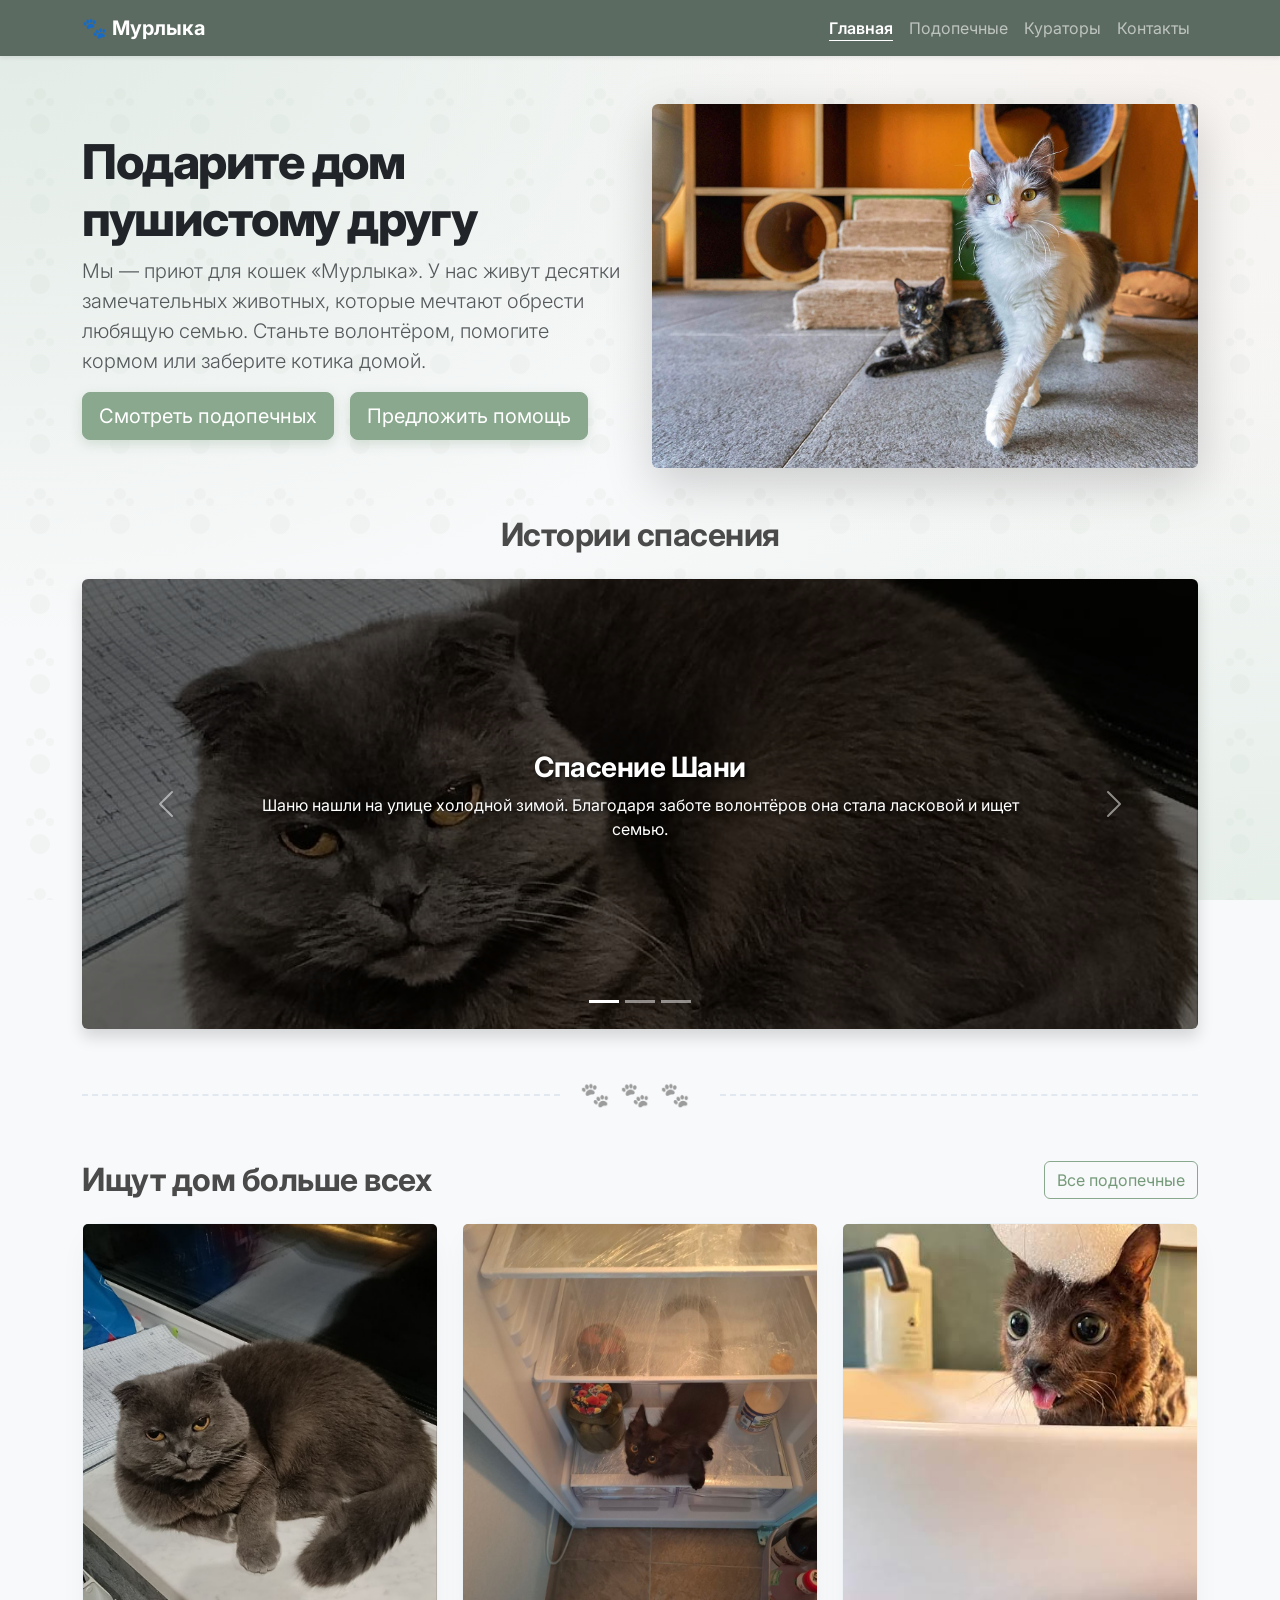
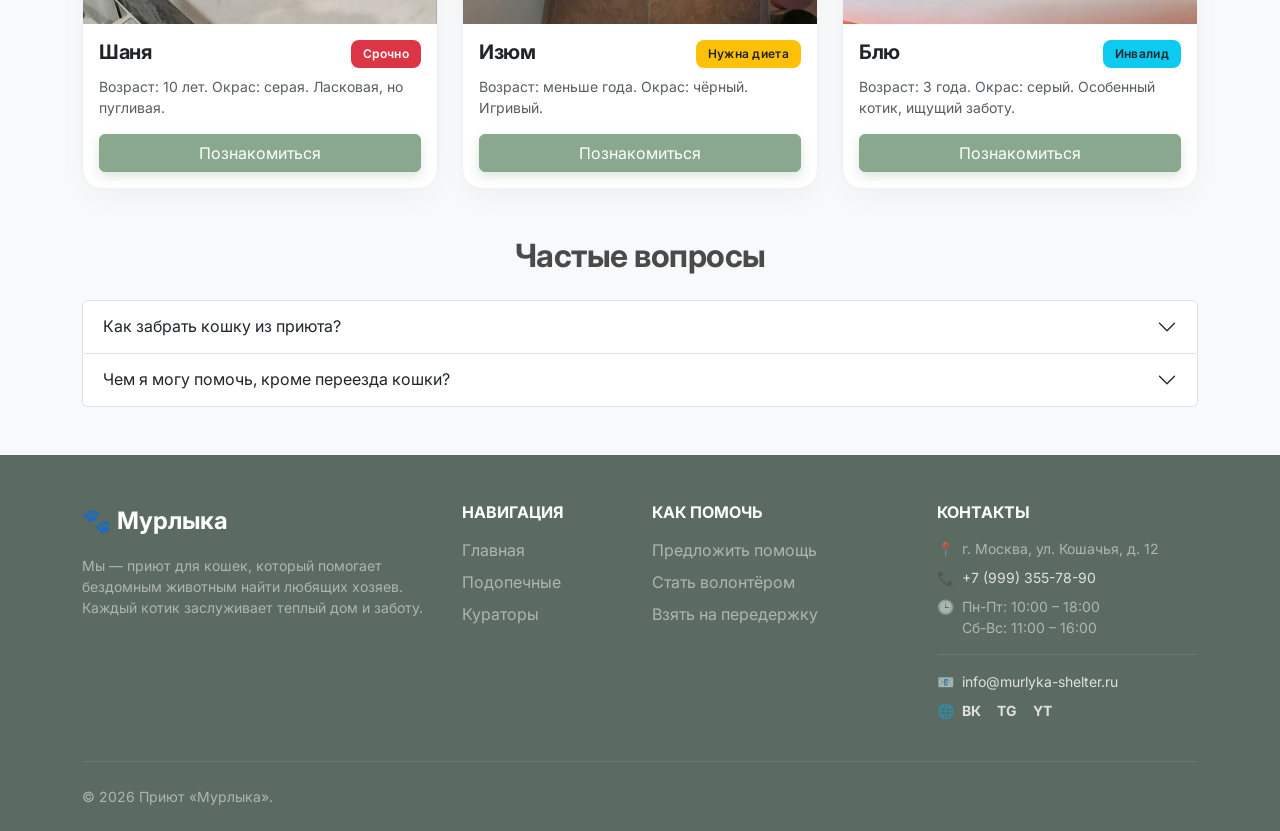
<file: index.html>
<!DOCTYPE html>
<html lang="ru">
<head>
  <meta charset="UTF-8">
  <meta name="viewport" content="width=device-width, initial-scale=1.0">
  <meta name="description" content="Приют для кошек ищет дом для своих подопечных. Помогите нам спасти жизни!">
  <title>Главная — Приют для кошек «Мурлыка»</title>
  
  <!-- Локальный Bootstrap CSS -->
  <link rel="stylesheet" href="vendor/bootstrap/css/bootstrap.min.css">
  <!-- Наш custom.css (строго после Bootstrap!) -->
  <link rel="stylesheet" href="css/custom.css">
  <!-- Подключение современного шрифта -->
<link href="https://fonts.googleapis.com/css2?family=Inter:wght@400;600;700;800&display=swap" rel="stylesheet">
</head>
<body class="bg-light d-flex flex-column min-vh-100">

  <!-- Навигация -->
  <nav class="navbar navbar-expand-lg navbar-dark bg-dark sticky-top shadow-sm">
    <div class="container">
      <a class="navbar-brand fw-bold" href="index.html">🐾 Мурлыка</a>
      <button class="navbar-toggler" type="button" data-bs-toggle="collapse" data-bs-target="#mainNavbar" aria-controls="mainNavbar" aria-expanded="false" aria-label="Переключить навигацию">
        <span class="navbar-toggler-icon"></span>
      </button>
      
      <div class="collapse navbar-collapse" id="mainNavbar">
        <ul class="navbar-nav ms-auto mb-2 mb-lg-0">
          <li class="nav-item">
            <a class="nav-link active" aria-current="page" href="index.html">Главная</a>
          </li>
          <li class="nav-item">
            <a class="nav-link" href="catalog.html">Подопечные</a>
          </li>
          <li class="nav-item">
            <a class="nav-link" href="curators.html">Кураторы</a>
          </li>
          <li class="nav-item">
            <a class="nav-link" href="contacts.html">Контакты</a>
          </li>
        </ul>
      </div>
    </div>
  </nav>

  <!-- Основной контент -->
  <main class="flex-grow-1">
    
    <!-- Hero-блок -->
    <section class="container my-5">
      <div class="row align-items-center g-4">
        <div class="col-12 col-lg-6">
          <h1 class="display-5 fw-bold text-dark">Подарите дом пушистому другу</h1>
          <p class="lead text-muted">
            Мы — приют для кошек «Мурлыка». У нас живут десятки замечательных животных, 
            которые мечтают обрести любящую семью. Станьте волонтёром, помогите кормом 
            или заберите котика домой.
          </p>
         <div class="d-flex gap-3 flex-wrap">
  <a class="btn btn-primary btn-lg shadow-sm" href="catalog.html">Смотреть подопечных</a>
  <a class="btn btn-primary btn-lg shadow-sm" href="order.html">Предложить помощь</a>
</div>
        </div>
                <div class="col-12 col-lg-6 text-center">
          <!-- Hero-картинка -->
          <img src="images/cat-hero.jpg" 
               class="img-fluid rounded shadow-lg" 
               alt="Котик из приюта Мурлыка" 
               style="max-height: 450px; width: 100%; object-fit: cover;">
        </div>
        </div>
      </div>
    </section>

    <!-- Карусель (дополнительный компонент из методичек) -->
    <!-- Карусель (Истории спасения) -->
       <!-- Карусель (Истории спасения) -->
    <section class="container mb-5">
      <h2 class="text-center mb-4">Истории спасения</h2>
      
      <div id="storyCarousel" class="carousel slide shadow rounded overflow-hidden" data-bs-ride="carousel">
        
        <!-- Индикаторы -->
        <div class="carousel-indicators">
          <button type="button" data-bs-target="#storyCarousel" data-bs-slide-to="0" class="active"></button>
          <button type="button" data-bs-target="#storyCarousel" data-bs-slide-to="1"></button>
          <button type="button" data-bs-target="#storyCarousel" data-bs-slide-to="2"></button>
        </div>

        <div class="carousel-inner">
          
          <!-- Слайд 1: Шаня (обычное заполнение) -->
          <div class="carousel-item active" style="background-image: url('images/cat-shanya.jpg');">
            <div class="carousel-caption text-center">
              <h3 class="fw-bold">Спасение Шани</h3>
              <p class="d-none d-md-block">Шаню нашли на улице холодной зимой. Благодаря заботе волонтёров она стала ласковой и ищет семью.</p>
            </div>
          </div>
          
          <!-- Слайд 2: Изюм (обычное заполнение) -->
          <div class="carousel-item" style="background-image: url('images/cat-izyum.jpg');">
            <div class="carousel-caption text-center">
              <h3 class="fw-bold">Путь Изюма</h3>
              <p class="d-none d-md-block">Изюм попал к нам с проблемами здоровья. Благодаря диете и любви он снова полон сил.</p>
            </div>
          </div>
          
<!-- Слайд 3: Блю -->
<div class="carousel-item" style="background-image: url('images/cat-blu.jpg'); background-size: cover; background-position: center 40%; background-repeat: no-repeat; background-color: #4a4a4a;">
  <div class="carousel-caption text-start">
    <h3 class="fw-bold">Особенный Блю</h3>
    <p class="d-none d-md-block">У Блю есть особенности здоровья, но он самый нежный котик. Ищем людей с большим сердцем.</p>
  </div>
</div>
          
        </div>

        <button class="carousel-control-prev" type="button" data-bs-target="#storyCarousel" data-bs-slide="prev">
          <span class="carousel-control-prev-icon"></span>
        </button>
        <button class="carousel-control-next" type="button" data-bs-target="#storyCarousel" data-bs-slide="next">
          <span class="carousel-control-next-icon"></span>
        </button>
      </div>
    </section>
    <div class="container">
  <div class="cat-divider">
    <span>🐾🐾🐾</span>
  </div>
</div>
    <!-- Срочно ищут дом (карточки) -->
    <section class="container my-5">
      <div class="d-flex justify-content-between align-items-center mb-4">
        <h2 class="mb-0">Ищут дом больше всех</h2>
        <a class="btn btn-outline-primary" href="catalog.html">Все подопечные</a>
      </div>
      <div class="row g-4">
        
        <!-- Карточка кота 1 -->
                <!-- Шаня -->
        <div class="col-12 col-md-6 col-lg-4">
          <div class="card h-100 shadow-sm cat-card">
            <img src="images/cat-shanya.jpg" class="card-img-top object-fit-cover" style="height: 400px;" alt="Кошка Шаня">
            <div class="card-body d-flex flex-column">
              <div class="d-flex justify-content-between align-items-start mb-2">
                <h3 class="h5 card-title mb-0">Шаня</h3>
                <span class="badge bg-danger">Срочно</span>
              </div>
             <p class="card-text text-muted small mb-3">
  Возраст: 10 лет. Окрас: серая. Ласковая, но пугливая.
</p>
              <a href="product-shanya.html" class="btn btn-primary mt-auto">Познакомиться</a>
            </div>
          </div>
        </div>

        <!-- Изюм -->
        <div class="col-12 col-md-6 col-lg-4">
          <div class="card h-100 shadow-sm cat-card">
            <img src="images/cat-izyum.jpg" class="card-img-top object-fit-cover" style="height: 400px;" alt="Кот Изюм">
            <div class="card-body d-flex flex-column">
              <div class="d-flex justify-content-between align-items-start mb-2">
                <h3 class="h5 card-title mb-0">Изюм</h3>
                <span class="badge bg-warning text-dark">Нужна диета</span>
              </div>
              <p class="card-text text-muted small mb-3">
  Возраст: меньше года. Окрас: чёрный. Игривый.
</p>
              <a href="product-izyum.html" class="btn btn-primary mt-auto">Познакомиться</a>
            </div>
          </div>
        </div>

        <!-- Блю -->
        <div class="col-12 col-md-6 col-lg-4">
          <div class="card h-100 shadow-sm cat-card">
           <img src="images/cat-blu.jpg" class="card-img-top object-fit-cover" style="height: 400px;" alt="Кот Блю">
            <div class="card-body d-flex flex-column">
              <div class="d-flex justify-content-between align-items-start mb-2">
                <h3 class="h5 card-title mb-0">Блю</h3>
                <span class="badge bg-info text-dark">Инвалид</span>
              </div>
              <p class="card-text text-muted small mb-3">
  Возраст: 3 года. Окрас: серый. Особенный котик, ищущий заботу.
</p>
              <a href="product-blu.html" class="btn btn-primary mt-auto">Познакомиться</a>
            </div>
          </div>
        </div>

      </div>
    </section>

    <!-- FAQ (Аккордеон) -->
    <section class="container my-5" id="faq">
      <h2 class="text-center mb-4">Частые вопросы</h2>
      <div class="accordion" id="faqAccordion">
        <div class="accordion-item">
          <h3 class="accordion-header">
            <button class="accordion-button collapsed" type="button" data-bs-toggle="collapse" data-bs-target="#collapseOne" aria-expanded="false" aria-controls="collapseOne">
              Как забрать кошку из приюта?
            </button>
          </h3>
          <div id="collapseOne" class="accordion-collapse collapse" data-bs-parent="#faqAccordion">
            <div class="accordion-body">
              Нужно заполнить заявку на странице «Предложить помощь», после чего с вами свяжется куратор кошки, проведёт собеседование и назначит день встречи.
            </div>
          </div>
        </div>
        <div class="accordion-item">
          <h3 class="accordion-header">
            <button class="accordion-button collapsed" type="button" data-bs-toggle="collapse" data-bs-target="#collapseTwo" aria-expanded="false" aria-controls="collapseTwo">
              Чем я могу помочь, кроме переезда кошки?
            </button>
          </h3>
          <div id="collapseTwo" class="accordion-collapse collapse" data-bs-parent="#faqAccordion">
            <div class="accordion-body">
              Вы можете стать волонтёром, передать корм или лекарства, предложить временную передержку или помочь финансово. Все варианты описаны на странице помощи.
            </div>
          </div>
        </div>
      </div>
    </section>

  </main>

 <!-- Подвал -->
  <footer class="bg-dark text-white pt-5 pb-4 mt-auto">
    <div class="container">
      <div class="row g-4">
        
        <!-- Колонка 1: О приюте -->
        <div class="col-lg-4 col-md-6 mb-4 mb-lg-0">
          <a class="navbar-brand fw-bold text-white fs-4 mb-3 d-block text-decoration-none" href="index.html">🐾 Мурлыка</a>
          <p class="text-white-50 small mb-3">
            Мы — приют для кошек, который помогает бездомным животным найти любящих хозяев. 
            Каждый котик заслуживает теплый дом и заботу.
          </p>
        </div>

        <!-- Колонка 2: Навигация -->
        <div class="col-lg-2 col-md-6 mb-4 mb-lg-0">
          <h5 class="text-white mb-3 fs-6 text-uppercase fw-bold">Навигация</h5>
          <ul class="list-unstyled">
            <li class="mb-2"><a href="index.html" class="text-white-50 text-decoration-none hover-white">Главная</a></li>
            <li class="mb-2"><a href="catalog.html" class="text-white-50 text-decoration-none hover-white">Подопечные</a></li>
            <li class="mb-2"><a href="curators.html" class="text-white-50 text-decoration-none hover-white">Кураторы</a></li>
            <!-- Ссылку на Контакты убрали из этой колонки -->
          </ul>
        </div>

        <!-- Колонка 3: Как помочь -->
        <div class="col-lg-3 col-md-6 mb-4 mb-lg-0">
          <h5 class="text-white mb-3 fs-6 text-uppercase fw-bold">Как помочь</h5>
          <ul class="list-unstyled">
            <li class="mb-2"><a href="order.html" class="text-white-50 text-decoration-none hover-white">Предложить помощь</a></li>
            <li class="mb-2"><a href="order.html" class="text-white-50 text-decoration-none hover-white">Стать волонтёром</a></li>
            <li class="mb-2"><a href="order.html" class="text-white-50 text-decoration-none hover-white">Взять на передержку</a></li>
            <!-- Ссылку на FAQ убрали из этой колонки -->
          </ul>
        </div>

        <!-- Колонка 4: Контакты (Обновленная) -->
        <div class="col-lg-3 col-md-6 mb-4 mb-lg-0">
          <h5 class="text-white mb-3 fs-6 text-uppercase fw-bold">Контакты</h5>
           <ul class="list-unstyled text-white-50 small">
            <!-- Адрес -->
            <li class="mb-2 d-flex">
              <span class="me-2">📍</span>
              <span>г. Москва, ул. Кошачья, д. 12</span>
            </li>
            
            <!-- Телефон -->
            <li class="mb-2 d-flex">
              <span class="me-2">📞</span>
              <a href="tel:+71234567890" class="text-white-50 text-decoration-none hover-white">+7 (999) 355-78-90</a>
            </li>

            <!-- Время работы (теперь сразу после телефона) -->
            <li class="mb-3 d-flex">
              <span class="me-2">🕒</span>
              <span>Пн-Пт: 10:00 – 18:00<br>Сб-Вс: 11:00 – 16:00</span>
            </li>

            <!-- Почта (теперь ниже времени) -->
            <li class="mb-2 d-flex border-top border-secondary pt-3">
              <span class="me-2">📧</span>
              <a href="mailto:info@murlyka-shelter.ru" class="text-white-50 text-decoration-none hover-white">info@murlyka-shelter.ru</a>
            </li>

            <!-- Соцсети (под почтой) -->
            <li class="d-flex align-items-center">
              <span class="me-2">🌐</span>
              <div class="d-flex gap-3">
                <a href="#" class="text-white text-decoration-none hover-white fw-bold" aria-label="ВКонтакте">ВК</a>
                <a href="#" class="text-white text-decoration-none hover-white fw-bold" aria-label="Telegram">TG</a>
                <a href="#" class="text-white text-decoration-none hover-white fw-bold" aria-label="YouTube">YT</a>
              </div>
            </li>
          </ul>
        </div>

      </div>

      <!-- Нижняя полоса (Копирайт) -->
      <div class="border-top border-secondary mt-4 pt-4 text-center text-md-start">
        <div class="row align-items-center">
          <div class="col-md-6 mb-2 mb-md-0">
            <p class="text-white-50 small mb-0">&copy; 2026 Приют «Мурлыка».</p>
          </div>
          
        </div>
      </div>
    </div>
  </footer>

  <!-- Кнопка "Наверх" -->
  <a href="#top" class="scroll-top" id="scroll-top" aria-label="Наверх">🐾</a>

  <!-- Локальный Bootstrap JS Bundle -->
  <script src="vendor/bootstrap/js/bootstrap.bundle.min.js"></script>
  <!-- Наш скрипт -->
  <script src="js/main.js"></script>
</body>
</html>
</file>
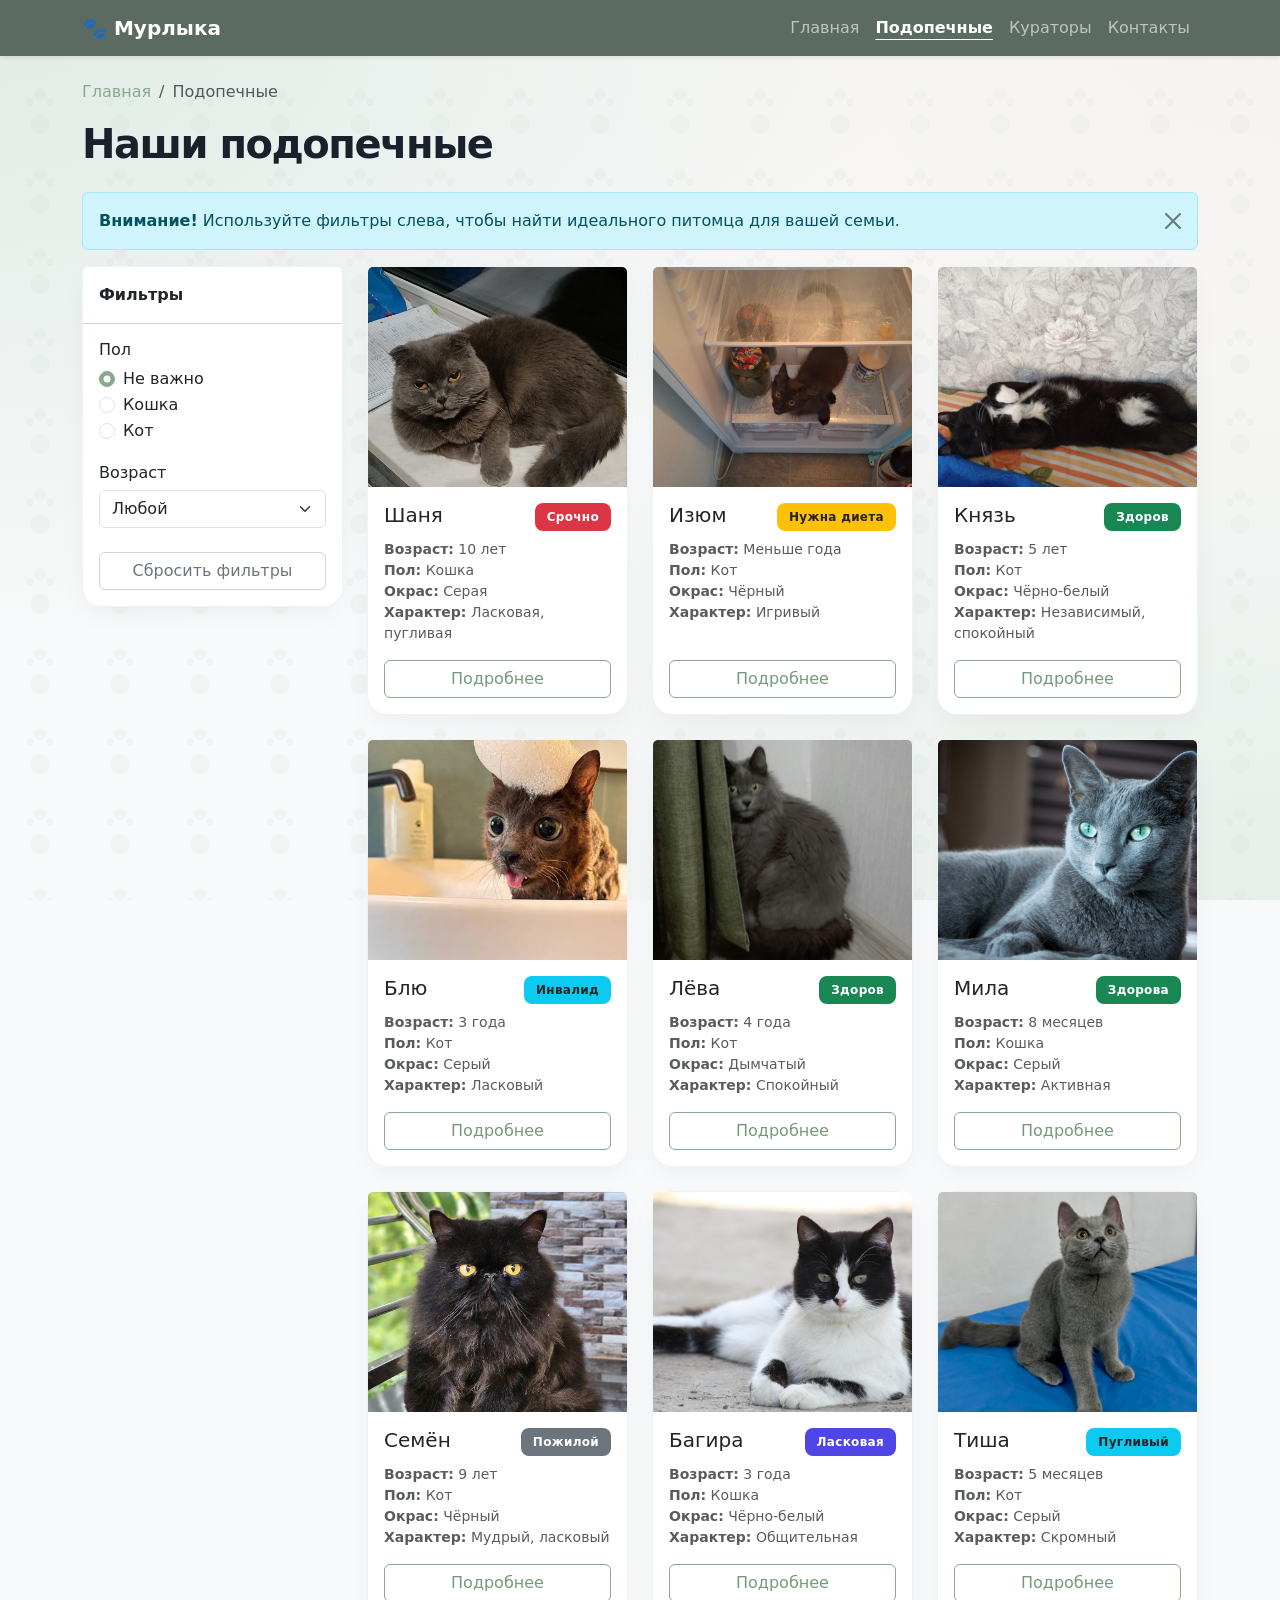
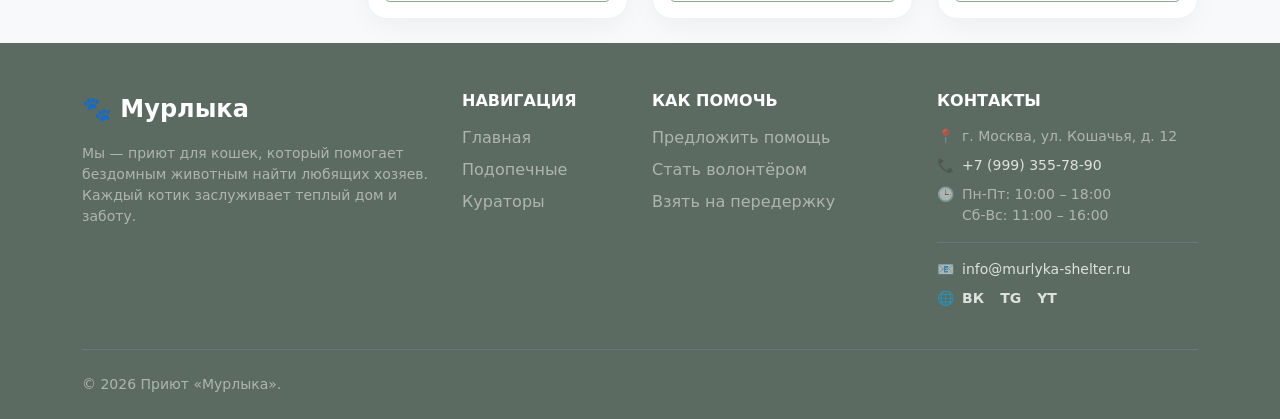
<file: catalog.html>
<!DOCTYPE html>
<html lang="ru">
<head>
  <meta charset="UTF-8">
  <meta name="viewport" content="width=device-width, initial-scale=1.0">
  <meta name="description" content="Каталог кошек приюта Мурлыка. Найдите своего друга.">
  <title>Каталог кошек — Приют «Мурлыка»</title>
  
  <link rel="stylesheet" href="vendor/bootstrap/css/bootstrap.min.css">
  <link rel="stylesheet" href="css/custom.css">
</head>
<body class="bg-light d-flex flex-column min-vh-100">

  <!-- Навигация (копируем с главной) -->
  <nav class="navbar navbar-expand-lg navbar-dark bg-dark sticky-top shadow-sm">
    <div class="container">
      <a class="navbar-brand fw-bold" href="index.html">🐾 Мурлыка</a>
      <button class="navbar-toggler" type="button" data-bs-toggle="collapse" data-bs-target="#mainNavbar" aria-controls="mainNavbar" aria-expanded="false" aria-label="Переключить навигацию">
        <span class="navbar-toggler-icon"></span>
      </button>
      
      <div class="collapse navbar-collapse" id="mainNavbar">
        <ul class="navbar-nav ms-auto mb-2 mb-lg-0">
          <li class="nav-item">
            <a class="nav-link" href="index.html">Главная</a>
          </li>
          <li class="nav-item">
            <a class="nav-link active" aria-current="page" href="catalog.html">Подопечные</a>
          </li>
          
          <li class="nav-item">
            <a class="nav-link" href="curators.html">Кураторы</a>
          </li>
          <li class="nav-item">
            <a class="nav-link" href="contacts.html">Контакты</a>
          </li>
        </ul>
      </div>
    </div>
  </nav>

  <main class="flex-grow-1">
    <div class="container my-4">
      
      <!-- Хлебные крошки (из КР 1) -->
      <nav aria-label="breadcrumb">
        <ol class="breadcrumb">
          <li class="breadcrumb-item"><a href="index.html">Главная</a></li>
          <li class="breadcrumb-item active" aria-current="page">Подопечные</li>
        </ol>
      </nav>

      <h1 class="mb-4">Наши подопечные</h1>

      <!-- Информационное сообщение (Alert из методички) -->
      <div class="alert alert-info alert-dismissible fade show" role="alert">
        <strong>Внимание!</strong> Используйте фильтры слева, чтобы найти идеального питомца для вашей семьи.
        <button type="button" class="btn-close" data-bs-dismiss="alert" aria-label="Закрыть"></button>
      </div>

            <div class="row g-4">
        <!-- Фильтры -->
        <div class="col-lg-3">
          <div class="catalog-filters sticky-top">
            <div class="card shadow-sm border-0">
              <div class="card-header bg-white fw-bold py-3">Фильтры</div>
              <div class="card-body">
                <!-- Добавили id="filter-form" -->
                <form id="filter-form">
                  
                  <fieldset class="mb-3">
                    <legend class="h6 mb-2">Пол</legend>
                    <div class="form-check">
                      <input class="form-check-input filter-radio" type="radio" name="gender" id="genderAll" value="all" checked>
                      <label class="form-check-label" for="genderAll">Не важно</label>
                    </div>
                    <div class="form-check">
                      <input class="form-check-input filter-radio" type="radio" name="gender" id="genderCat" value="cat">
                      <label class="form-check-label" for="genderCat">Кошка</label>
                    </div>
                    <div class="form-check">
                      <input class="form-check-input filter-radio" type="radio" name="gender" id="genderTom" value="tom">
                      <label class="form-check-label" for="genderTom">Кот</label>
                    </div>
                  </fieldset>

                  <div class="mb-4">
                    <label for="ageSelect" class="form-label h6">Возраст</label>
                    <select class="form-select filter-select" id="ageSelect">
                      <option value="all" selected>Любой</option>
                      <option value="kitten">Котёнок (до 1 года)</option>
                      <option value="adult">Взрослый (1-7 лет)</option>
                      <option value="senior">Пожилой (от 7 лет)</option>
                    </select>
                  </div>

                  <!-- Добавили кнопку сброса -->
                  <button type="button" class="btn btn-outline-secondary w-100" id="reset-filters">Сбросить фильтры</button>
                </form>
              </div>
            </div>
          </div>
        </div>

        <!-- Сетка карточек -->
        <div class="col-lg-9">
          <!-- Добавили id="catalog-grid" -->
          <div class="row row-cols-1 row-cols-md-2 row-cols-xl-3 g-4" id="catalog-grid">
            
            <!-- Шаня (data-gender="cat", data-age="senior") -->
            <div class="col cat-item" data-gender="cat" data-age="senior">
              <div class="card h-100 shadow-sm cat-card">
                <img src="images/cat-shanya.jpg" class="card-img-top" style="height: 220px; object-fit: cover; object-position: center;" alt="Шаня">
                <div class="card-body d-flex flex-column">
                  <div class="d-flex justify-content-between align-items-start mb-2">
                    <h5 class="card-title mb-0">Шаня</h5>
                    <span class="badge bg-danger">Срочно</span>
                  </div>
                  <p class="card-text text-muted small mb-3">
                    <strong>Возраст:</strong> 10 лет<br>
                    <strong>Пол:</strong> Кошка<br>
                    <strong>Окрас:</strong> Серая<br>
                    <strong>Характер:</strong> Ласковая, пугливая
                  </p>
                  <a href="product-shanya.html" class="btn btn-outline-primary mt-auto">Подробнее</a>
                </div>
              </div>
            </div>

            <!-- Изюм (data-gender="tom", data-age="kitten") -->
            <div class="col cat-item" data-gender="tom" data-age="kitten">
              <div class="card h-100 shadow-sm cat-card">
                <img src="images/cat-izyum.jpg" class="card-img-top" style="height: 220px; object-fit: cover; object-position: center;" alt="Изюм">
                <div class="card-body d-flex flex-column">
                  <div class="d-flex justify-content-between align-items-start mb-2">
                    <h5 class="card-title mb-0">Изюм</h5>
                    <span class="badge bg-warning text-dark">Нужна диета</span>
                  </div>
                  <p class="card-text text-muted small mb-3">
                    <strong>Возраст:</strong> Меньше года<br>
                    <strong>Пол:</strong> Кот<br>
                    <strong>Окрас:</strong> Чёрный<br>
                    <strong>Характер:</strong> Игривый
                  </p>
                  <a href="product-izyum.html" class="btn btn-outline-primary mt-auto">Подробнее</a>
                </div>
              </div>
            </div>

            <!-- Князь (data-gender="tom", data-age="adult") -->
            <div class="col cat-item" data-gender="tom" data-age="adult">
              <div class="card h-100 shadow-sm cat-card">
                <img src="images/cat-knyaz.jpg" class="card-img-top" style="height: 220px; object-fit: cover; object-position: center;" alt="Князь">
                <div class="card-body d-flex flex-column">
                  <div class="d-flex justify-content-between align-items-start mb-2">
                    <h5 class="card-title mb-0">Князь</h5>
                    <span class="badge bg-success">Здоров</span>
                  </div>
                  <p class="card-text text-muted small mb-3">
                    <strong>Возраст:</strong> 5 лет<br>
                    <strong>Пол:</strong> Кот<br>
                    <strong>Окрас:</strong> Чёрно-белый<br>
                    <strong>Характер:</strong> Независимый, спокойный
                  </p>
                  <a href="product-knyaz.html" class="btn btn-outline-primary mt-auto">Подробнее</a>
                </div>
              </div>
            </div>

            <!-- Блю (data-gender="tom", data-age="adult") -->
            <div class="col cat-item" data-gender="tom" data-age="adult">
              <div class="card h-100 shadow-sm cat-card">
                <img src="images/cat-blu.jpg" class="card-img-top" style="height: 220px; object-fit: cover; object-position: center 30%;" alt="Блю">
                <div class="card-body d-flex flex-column">
                  <div class="d-flex justify-content-between align-items-start mb-2">
                    <h5 class="card-title mb-0">Блю</h5>
                    <span class="badge bg-info text-dark">Инвалид</span>
                  </div>
                  <p class="card-text text-muted small mb-3">
                    <strong>Возраст:</strong> 3 года<br>
                    <strong>Пол:</strong> Кот<br>
                    <strong>Окрас:</strong> Серый<br>
                    <strong>Характер:</strong> Ласковый
                  </p>
                  <a href="product-blu.html" class="btn btn-outline-primary mt-auto">Подробнее</a>
                </div>
              </div>
            </div>
                        <!-- НОВЫЕ КОТИКИ -->

            <!-- 5. Лёва -->
            <div class="col cat-item" data-gender="tom" data-age="adult">
              <div class="card h-100 shadow-sm cat-card">
                <img src="images/cat-leva.jpg" class="card-img-top" style="height: 220px; object-fit: cover; object-position: center;" alt="Кот Лёва">
                <div class="card-body d-flex flex-column">
                  <div class="d-flex justify-content-between align-items-start mb-2">
                    <h5 class="card-title mb-0">Лёва</h5>
                    <span class="badge bg-success">Здоров</span>
                  </div>
                  <p class="card-text text-muted small mb-3">
                    <strong>Возраст:</strong> 4 года<br>
                    <strong>Пол:</strong> Кот<br>
                    <strong>Окрас:</strong> Дымчатый<br>
                    <strong>Характер:</strong> Спокойный
                  </p>
                  <a href="product-leva.html" class="btn btn-outline-primary mt-auto">Подробнее</a>
                </div>
              </div>
            </div>

            <!-- 6. Мила -->
            <div class="col cat-item" data-gender="cat" data-age="kitten">
              <div class="card h-100 shadow-sm cat-card">
                <img src="images/cat-mila.jpg" class="card-img-top" style="height: 220px; object-fit: cover; object-position: center 30%;" alt="Кошка Мила">
                <div class="card-body d-flex flex-column">
                  <div class="d-flex justify-content-between align-items-start mb-2">
                    <h5 class="card-title mb-0">Мила</h5>
                    <span class="badge bg-success ">Здорова</span>
                  </div>
                  <p class="card-text text-muted small mb-3">
                    <strong>Возраст:</strong> 8 месяцев<br>
                    <strong>Пол:</strong> Кошка<br>
                    <strong>Окрас:</strong> Серый<br>
                    <strong>Характер:</strong> Активная
                  </p>
                  <a href="product-mila.html" class="btn btn-outline-primary mt-auto">Подробнее</a>
                </div>
              </div>
            </div>

            <!-- 7. Семён -->
            <div class="col cat-item" data-gender="tom" data-age="senior">
              <div class="card h-100 shadow-sm cat-card">
                <img src="images/cat-semen.webp" class="card-img-top" style="height: 220px; object-fit: cover; object-position: center;" alt="Кот Семён">
                <div class="card-body d-flex flex-column">
                  <div class="d-flex justify-content-between align-items-start mb-2">
                    <h5 class="card-title mb-0">Семён</h5>
                    <span class="badge bg-secondary">Пожилой</span>
                  </div>
                  <p class="card-text text-muted small mb-3">
                    <strong>Возраст:</strong> 9 лет<br>
                    <strong>Пол:</strong> Кот<br>
                    <strong>Окрас:</strong> Чёрный<br>
                    <strong>Характер:</strong> Мудрый, ласковый
                  </p>
                  <a href="product-semen.html" class="btn btn-outline-primary mt-auto">Подробнее</a>
                </div>
              </div>
            </div>

            <!-- 8. Багира -->
            <div class="col cat-item" data-gender="cat" data-age="adult">
              <div class="card h-100 shadow-sm cat-card">
                <img src="images/cat-bagira.jpg" class="card-img-top" style="height: 220px; object-fit: cover; object-position: center;" alt="Кошка Багира">
                <div class="card-body d-flex flex-column">
                  <div class="d-flex justify-content-between align-items-start mb-2">
                    <h5 class="card-title mb-0">Багира</h5>
                    <span class="badge bg-primary">Ласковая</span>
                  </div>
                  <p class="card-text text-muted small mb-3">
                    <strong>Возраст:</strong> 3 года<br>
                    <strong>Пол:</strong> Кошка<br>
                    <strong>Окрас:</strong> Чёрно-белый<br>
                    <strong>Характер:</strong> Общительная
                  </p>
                  <a href="product-bagira.html" class="btn btn-outline-primary mt-auto">Подробнее</a>
                </div>
              </div>
            </div>

            <!-- 9. Тиша -->
            <div class="col cat-item" data-gender="tom" data-age="kitten">
              <div class="card h-100 shadow-sm cat-card">
                <img src="images/cat-tisha.jpg" class="card-img-top" style="height: 220px; object-fit: cover; object-position: center;" alt="Кот Тиша">
                <div class="card-body d-flex flex-column">
                  <div class="d-flex justify-content-between align-items-start mb-2">
                    <h5 class="card-title mb-0">Тиша</h5>
                    <span class="badge bg-info text-dark">Пугливый</span>
                  </div>
                  <p class="card-text text-muted small mb-3">
                    <strong>Возраст:</strong> 5 месяцев<br>
                    <strong>Пол:</strong> Кот<br>
                    <strong>Окрас:</strong> Серый<br>
                    <strong>Характер:</strong> Скромный
                  </p>
                  <a href="product-tisha.html" class="btn btn-outline-primary mt-auto">Подробнее</a>
                </div>
              </div>
            </div>

            <!-- Сообщение, если ничего не найдено -->
            <div class="col-12 text-center py-5 d-none" id="no-results">
              <h4 class="text-muted">По вашему запросу никого не нашлось 😿</h4>
              <p>Попробуйте изменить параметры фильтра.</p>
            </div>

          </div>
        </div>
      </div>
        
      </div>
    </div>
  </main>

   <!-- Подвал -->
  <footer class="bg-dark text-white pt-5 pb-4 mt-auto">
    <div class="container">
      <div class="row g-4">
        
        <!-- Колонка 1: О приюте -->
        <div class="col-lg-4 col-md-6 mb-4 mb-lg-0">
          <a class="navbar-brand fw-bold text-white fs-4 mb-3 d-block text-decoration-none" href="index.html">🐾 Мурлыка</a>
          <p class="text-white-50 small mb-3">
            Мы — приют для кошек, который помогает бездомным животным найти любящих хозяев. 
            Каждый котик заслуживает теплый дом и заботу.
          </p>
        </div>

        <!-- Колонка 2: Навигация -->
        <div class="col-lg-2 col-md-6 mb-4 mb-lg-0">
          <h5 class="text-white mb-3 fs-6 text-uppercase fw-bold">Навигация</h5>
          <ul class="list-unstyled">
            <li class="mb-2"><a href="index.html" class="text-white-50 text-decoration-none hover-white">Главная</a></li>
            <li class="mb-2"><a href="catalog.html" class="text-white-50 text-decoration-none hover-white">Подопечные</a></li>
            <li class="mb-2"><a href="curators.html" class="text-white-50 text-decoration-none hover-white">Кураторы</a></li>
            <!-- Ссылку на Контакты убрали из этой колонки -->
          </ul>
        </div>

        <!-- Колонка 3: Как помочь -->
        <div class="col-lg-3 col-md-6 mb-4 mb-lg-0">
          <h5 class="text-white mb-3 fs-6 text-uppercase fw-bold">Как помочь</h5>
          <ul class="list-unstyled">
            <li class="mb-2"><a href="order.html" class="text-white-50 text-decoration-none hover-white">Предложить помощь</a></li>
            <li class="mb-2"><a href="order.html" class="text-white-50 text-decoration-none hover-white">Стать волонтёром</a></li>
            <li class="mb-2"><a href="order.html" class="text-white-50 text-decoration-none hover-white">Взять на передержку</a></li>
            <!-- Ссылку на FAQ убрали из этой колонки -->
          </ul>
        </div>

        <!-- Колонка 4: Контакты (Обновленная) -->
        <div class="col-lg-3 col-md-6 mb-4 mb-lg-0">
          <h5 class="text-white mb-3 fs-6 text-uppercase fw-bold">Контакты</h5>
                    <ul class="list-unstyled text-white-50 small">
            <!-- Адрес -->
            <li class="mb-2 d-flex">
              <span class="me-2">📍</span>
              <span>г. Москва, ул. Кошачья, д. 12</span>
            </li>
            
            <!-- Телефон -->
            <li class="mb-2 d-flex">
              <span class="me-2">📞</span>
              <a href="tel:+71234567890" class="text-white-50 text-decoration-none hover-white">+7 (999) 355-78-90</a>
            </li>

            <!-- Время работы (теперь сразу после телефона) -->
            <li class="mb-3 d-flex">
              <span class="me-2">🕒</span>
              <span>Пн-Пт: 10:00 – 18:00<br>Сб-Вс: 11:00 – 16:00</span>
            </li>

            <!-- Почта (теперь ниже времени) -->
            <li class="mb-2 d-flex border-top border-secondary pt-3">
              <span class="me-2">📧</span>
              <a href="mailto:info@murlyka-shelter.ru" class="text-white-50 text-decoration-none hover-white">info@murlyka-shelter.ru</a>
            </li>

            <!-- Соцсети (под почтой) -->
            <li class="d-flex align-items-center">
              <span class="me-2">🌐</span>
              <div class="d-flex gap-3">
                <a href="#" class="text-white text-decoration-none hover-white fw-bold" aria-label="ВКонтакте">ВК</a>
                <a href="#" class="text-white text-decoration-none hover-white fw-bold" aria-label="Telegram">TG</a>
                <a href="#" class="text-white text-decoration-none hover-white fw-bold" aria-label="YouTube">YT</a>
              </div>
            </li>
          </ul>
        </div>

      </div>

      <!-- Нижняя полоса (Копирайт) -->
      <div class="border-top border-secondary mt-4 pt-4 text-center text-md-start">
        <div class="row align-items-center">
          <div class="col-md-6 mb-2 mb-md-0">
            <p class="text-white-50 small mb-0">&copy; 2026 Приют «Мурлыка».</p>
          </div>
          
        </div>
      </div>
    </div>
  </footer>

    <a href="#top" class="scroll-top" id="scroll-top" aria-label="Наверх">🐾</a>

  <script src="vendor/bootstrap/js/bootstrap.bundle.min.js"></script>
  <script src="js/main.js"></script>
</body>
</html>
</file>
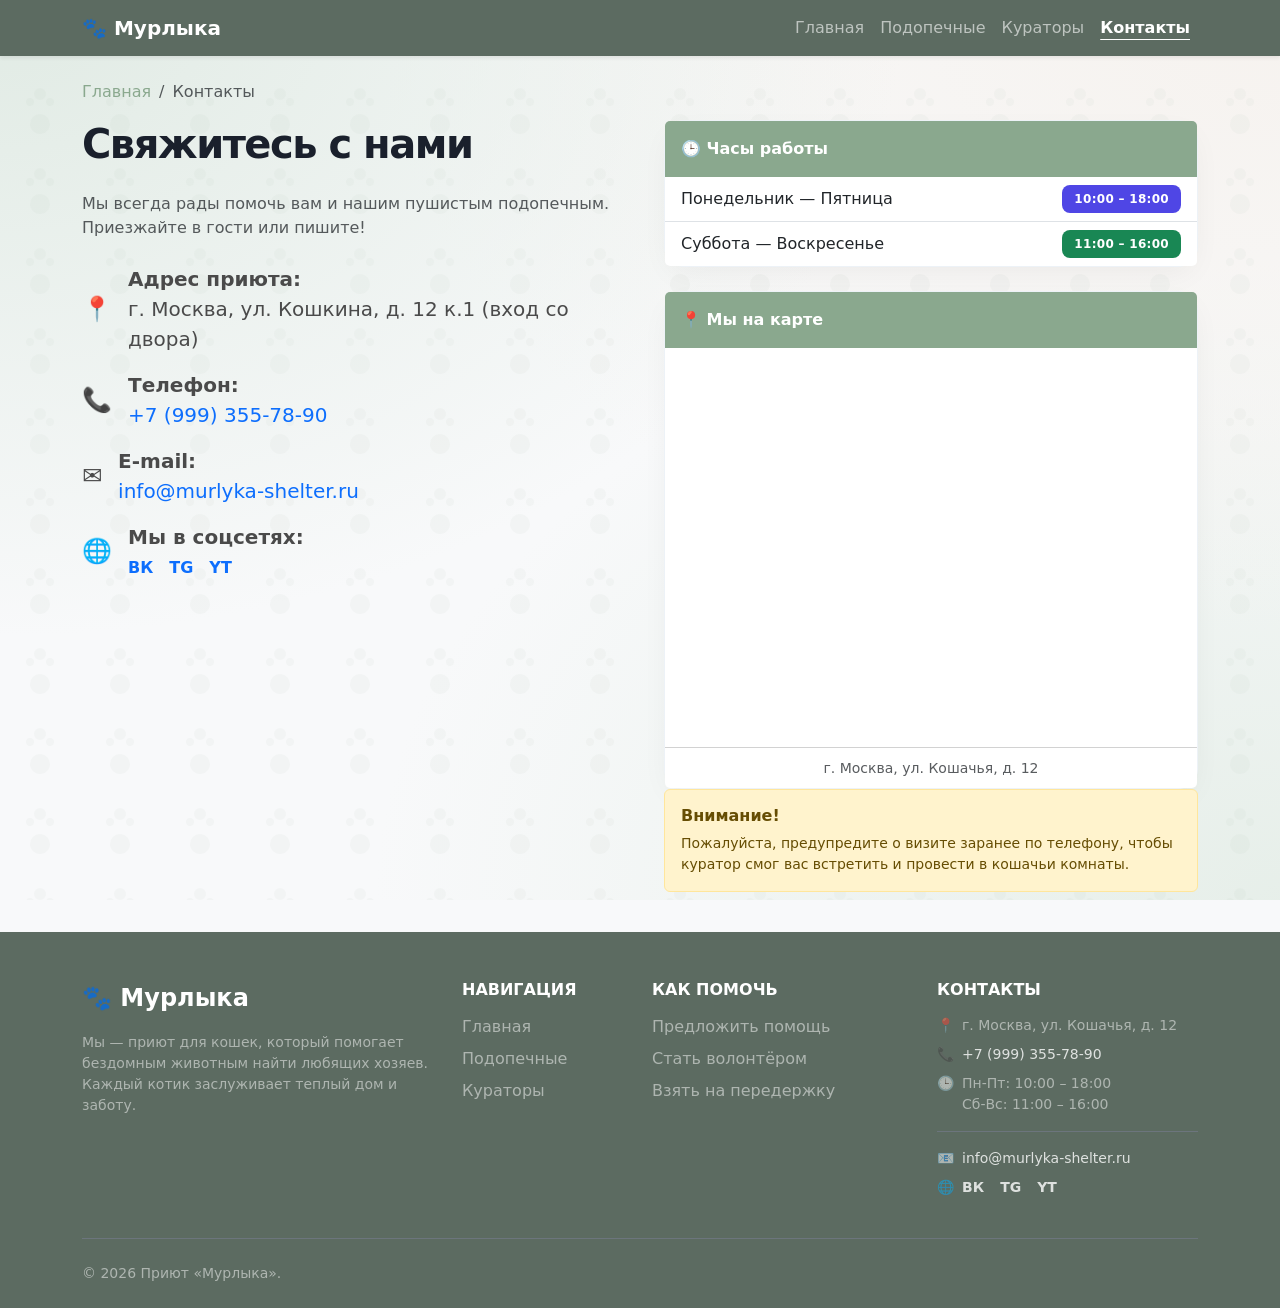
<file: contacts.html>
<!DOCTYPE html>
<html lang="ru">
<head>
  <meta charset="UTF-8">
  <meta name="viewport" content="width=device-width, initial-scale=1.0">
  <meta name="description" content="Контактная информация приюта для кошек Мурлыка.">
  <title>Контакты — Приют «Мурлыка»</title>
  
  <link rel="stylesheet" href="vendor/bootstrap/css/bootstrap.min.css">
  <link rel="stylesheet" href="css/custom.css">
</head>
<body class="bg-light d-flex flex-column min-vh-100">

  <!-- Навигация -->
  <nav class="navbar navbar-expand-lg navbar-dark bg-dark sticky-top shadow-sm">
    <div class="container">
      <a class="navbar-brand fw-bold" href="index.html">🐾 Мурлыка</a>
      <button class="navbar-toggler" type="button" data-bs-toggle="collapse" data-bs-target="#mainNavbar">
        <span class="navbar-toggler-icon"></span>
      </button>
      <div class="collapse navbar-collapse" id="mainNavbar">
        <ul class="navbar-nav ms-auto mb-2 mb-lg-0">
          <li class="nav-item"><a class="nav-link" href="index.html">Главная</a></li>
          <li class="nav-item"><a class="nav-link" href="catalog.html">Подопечные</a></li>
          <li class="nav-item"><a class="nav-link" href="curators.html">Кураторы</a></li>
          <li class="nav-item"><a class="nav-link active" aria-current="page" href="contacts.html">Контакты</a></li>
        </ul>
      </div>
    </div>
  </nav>

  <main class="flex-grow-1">
    <div class="container my-4">
      <nav aria-label="breadcrumb">
        <ol class="breadcrumb">
          <li class="breadcrumb-item"><a href="index.html">Главная</a></li>
          <li class="breadcrumb-item active" aria-current="page">Контакты</li>
        </ol>
      </nav>

      <div class="row g-5">
        <div class="col-lg-6">
          <h1 class="mb-4">Свяжитесь с нами</h1>
          <p class="text-muted mb-4">Мы всегда рады помочь вам и нашим пушистым подопечным. Приезжайте в гости или пишите!</p>
          
          <ul class="list-unstyled fs-5 mb-4">
            <li class="mb-3 d-flex align-items-center">
              <span class="fs-4 me-3">📍</span> 
              <div>
                <strong>Адрес приюта:</strong><br>
                г. Москва, ул. Кошкина, д. 12 к.1 (вход со двора)
              </div>
            </li>
                        <li class="mb-3 d-flex align-items-center">
              <span class="fs-4 me-3">📞</span> 
              <div>
                <strong>Телефон:</strong><br>
                <a href="tel:+79993557890" class="text-decoration-none">+7 (999) 355-78-90</a>
              </div>
            </li>
            <li class="mb-3 d-flex align-items-center">
              <span class="fs-4 me-3">✉️</span> 
              <div>
                <strong>E-mail:</strong><br>
                <a href="mailto:info@murlyka-shelter.ru" class="text-decoration-none">info@murlyka-shelter.ru</a>
              </div>
            </li>
                        <!-- Социальные сети (текстовые) -->
            <li class="mb-3 d-flex align-items-center">
              <span class="fs-4 me-3">🌐</span> 
              <div>
                <strong>Мы в соцсетях:</strong><br>
                <div class="d-flex gap-3 mt-1 fs-6">
                  <a href="https://vk.com" target="_blank" class="text-decoration-none fw-bold">ВК</a>
                  <a href="https://t.me" target="_blank" class="text-decoration-none fw-bold">TG</a>
                  <a href="https://youtube.com" target="_blank" class="text-decoration-none fw-bold">YT</a>
                </div>
              </div>
            </li>
          </ul>
        </div>

        <div class="col-lg-6">
          <!-- Блок с часами работы (Bootstrap Card) -->
          <div class="card shadow-sm border-0 mb-4">
            <div class="card-header bg-primary text-white fw-bold py-3">
              🕒 Часы работы
            </div>
            <ul class="list-group list-group-flush">
              <li class="list-group-item d-flex justify-content-between align-items-center">
                Понедельник — Пятница
                <span class="badge bg-primary rounded-pill">10:00 – 18:00</span>
              </li>
              <li class="list-group-item d-flex justify-content-between align-items-center">
                Суббота — Воскресенье
                <span class="badge bg-success rounded-pill">11:00 – 16:00</span>
              </li>
            </ul>
          </div>
                    <!-- Блок с картой -->
          <div class="card shadow-sm border-0 mt-4">
            <div class="card-header bg-primary text-white fw-bold py-3">
              📍 Мы на карте
            </div>
            <div class="card-body p-0">
              <!-- Встроенная карта -->
              <div class="ratio ratio-4x3">
                <iframe src="https://yandex.ru/map-widget/v1/?um=constructor%3A7a637869421e95aee1f65440c0229c64435a02c64a83cce37de12c7c894b9315&amp;source=constructor" width="500" height="400" frameborder="0"></iframe>
              </div>
            </div>
            <div class="card-footer bg-white py-2 text-center">
              <small class="text-muted">г. Москва, ул. Кошачья, д. 12</small>
            </div>
          </div>

          <!-- Информационное сообщение (Alert) -->
          <div class="alert alert-warning" role="alert">
            <h4 class="alert-heading h6 fw-bold">Внимание!</h4>
            <p class="mb-0 small">Пожалуйста, предупредите о визите заранее по телефону, чтобы куратор смог вас встретить и провести в кошачьи комнаты.</p>
          </div>
        </div>
      </div>
    </div>
  </main>

  <!-- Подвал -->
  <footer class="bg-dark text-white pt-5 pb-4 mt-auto">
    <div class="container">
      <div class="row g-4">
        
        <!-- Колонка 1: О приюте -->
        <div class="col-lg-4 col-md-6 mb-4 mb-lg-0">
          <a class="navbar-brand fw-bold text-white fs-4 mb-3 d-block text-decoration-none" href="index.html">🐾 Мурлыка</a>
          <p class="text-white-50 small mb-3">
            Мы — приют для кошек, который помогает бездомным животным найти любящих хозяев. 
            Каждый котик заслуживает теплый дом и заботу.
          </p>
        </div>

        <!-- Колонка 2: Навигация -->
        <div class="col-lg-2 col-md-6 mb-4 mb-lg-0">
          <h5 class="text-white mb-3 fs-6 text-uppercase fw-bold">Навигация</h5>
          <ul class="list-unstyled">
            <li class="mb-2"><a href="index.html" class="text-white-50 text-decoration-none hover-white">Главная</a></li>
            <li class="mb-2"><a href="catalog.html" class="text-white-50 text-decoration-none hover-white">Подопечные</a></li>
            <li class="mb-2"><a href="curators.html" class="text-white-50 text-decoration-none hover-white">Кураторы</a></li>
            <!-- Ссылку на Контакты убрали из этой колонки -->
          </ul>
        </div>

        <!-- Колонка 3: Как помочь -->
        <div class="col-lg-3 col-md-6 mb-4 mb-lg-0">
          <h5 class="text-white mb-3 fs-6 text-uppercase fw-bold">Как помочь</h5>
          <ul class="list-unstyled">
            <li class="mb-2"><a href="order.html" class="text-white-50 text-decoration-none hover-white">Предложить помощь</a></li>
            <li class="mb-2"><a href="order.html" class="text-white-50 text-decoration-none hover-white">Стать волонтёром</a></li>
            <li class="mb-2"><a href="order.html" class="text-white-50 text-decoration-none hover-white">Взять на передержку</a></li>
            <!-- Ссылку на FAQ убрали из этой колонки -->
          </ul>
        </div>

        <!-- Колонка 4: Контакты (Обновленная) -->
        <div class="col-lg-3 col-md-6 mb-4 mb-lg-0">
          <h5 class="text-white mb-3 fs-6 text-uppercase fw-bold">Контакты</h5>
           <ul class="list-unstyled text-white-50 small">
            <!-- Адрес -->
            <li class="mb-2 d-flex">
              <span class="me-2">📍</span>
              <span>г. Москва, ул. Кошачья, д. 12</span>
            </li>
            
            <!-- Телефон -->
            <li class="mb-2 d-flex">
              <span class="me-2">📞</span>
              <a href="tel:+71234567890" class="text-white-50 text-decoration-none hover-white">+7 (999) 355-78-90</a>
            </li>

            <!-- Время работы (теперь сразу после телефона) -->
            <li class="mb-3 d-flex">
              <span class="me-2">🕒</span>
              <span>Пн-Пт: 10:00 – 18:00<br>Сб-Вс: 11:00 – 16:00</span>
            </li>

            <!-- Почта (теперь ниже времени) -->
            <li class="mb-2 d-flex border-top border-secondary pt-3">
              <span class="me-2">📧</span>
              <a href="mailto:info@murlyka-shelter.ru" class="text-white-50 text-decoration-none hover-white">info@murlyka-shelter.ru</a>
            </li>

            <!-- Соцсети (под почтой) -->
            <li class="d-flex align-items-center">
              <span class="me-2">🌐</span>
              <div class="d-flex gap-3">
                <a href="#" class="text-white text-decoration-none hover-white fw-bold" aria-label="ВКонтакте">ВК</a>
                <a href="#" class="text-white text-decoration-none hover-white fw-bold" aria-label="Telegram">TG</a>
                <a href="#" class="text-white text-decoration-none hover-white fw-bold" aria-label="YouTube">YT</a>
              </div>
            </li>
          </ul>
        </div>

      </div>

      <!-- Нижняя полоса (Копирайт) -->
      <div class="border-top border-secondary mt-4 pt-4 text-center text-md-start">
        <div class="row align-items-center">
          <div class="col-md-6 mb-2 mb-md-0">
            <p class="text-white-50 small mb-0">&copy; 2026 Приют «Мурлыка».</p>
          </div>
          
        </div>
      </div>
    </div>
  </footer>
  <a href="#top" class="scroll-top" id="scroll-top" aria-label="Наверх">🐾</a>

  <script src="vendor/bootstrap/js/bootstrap.bundle.min.js"></script>
  <script src="js/main.js"></script>
</body>
</html>
</file>
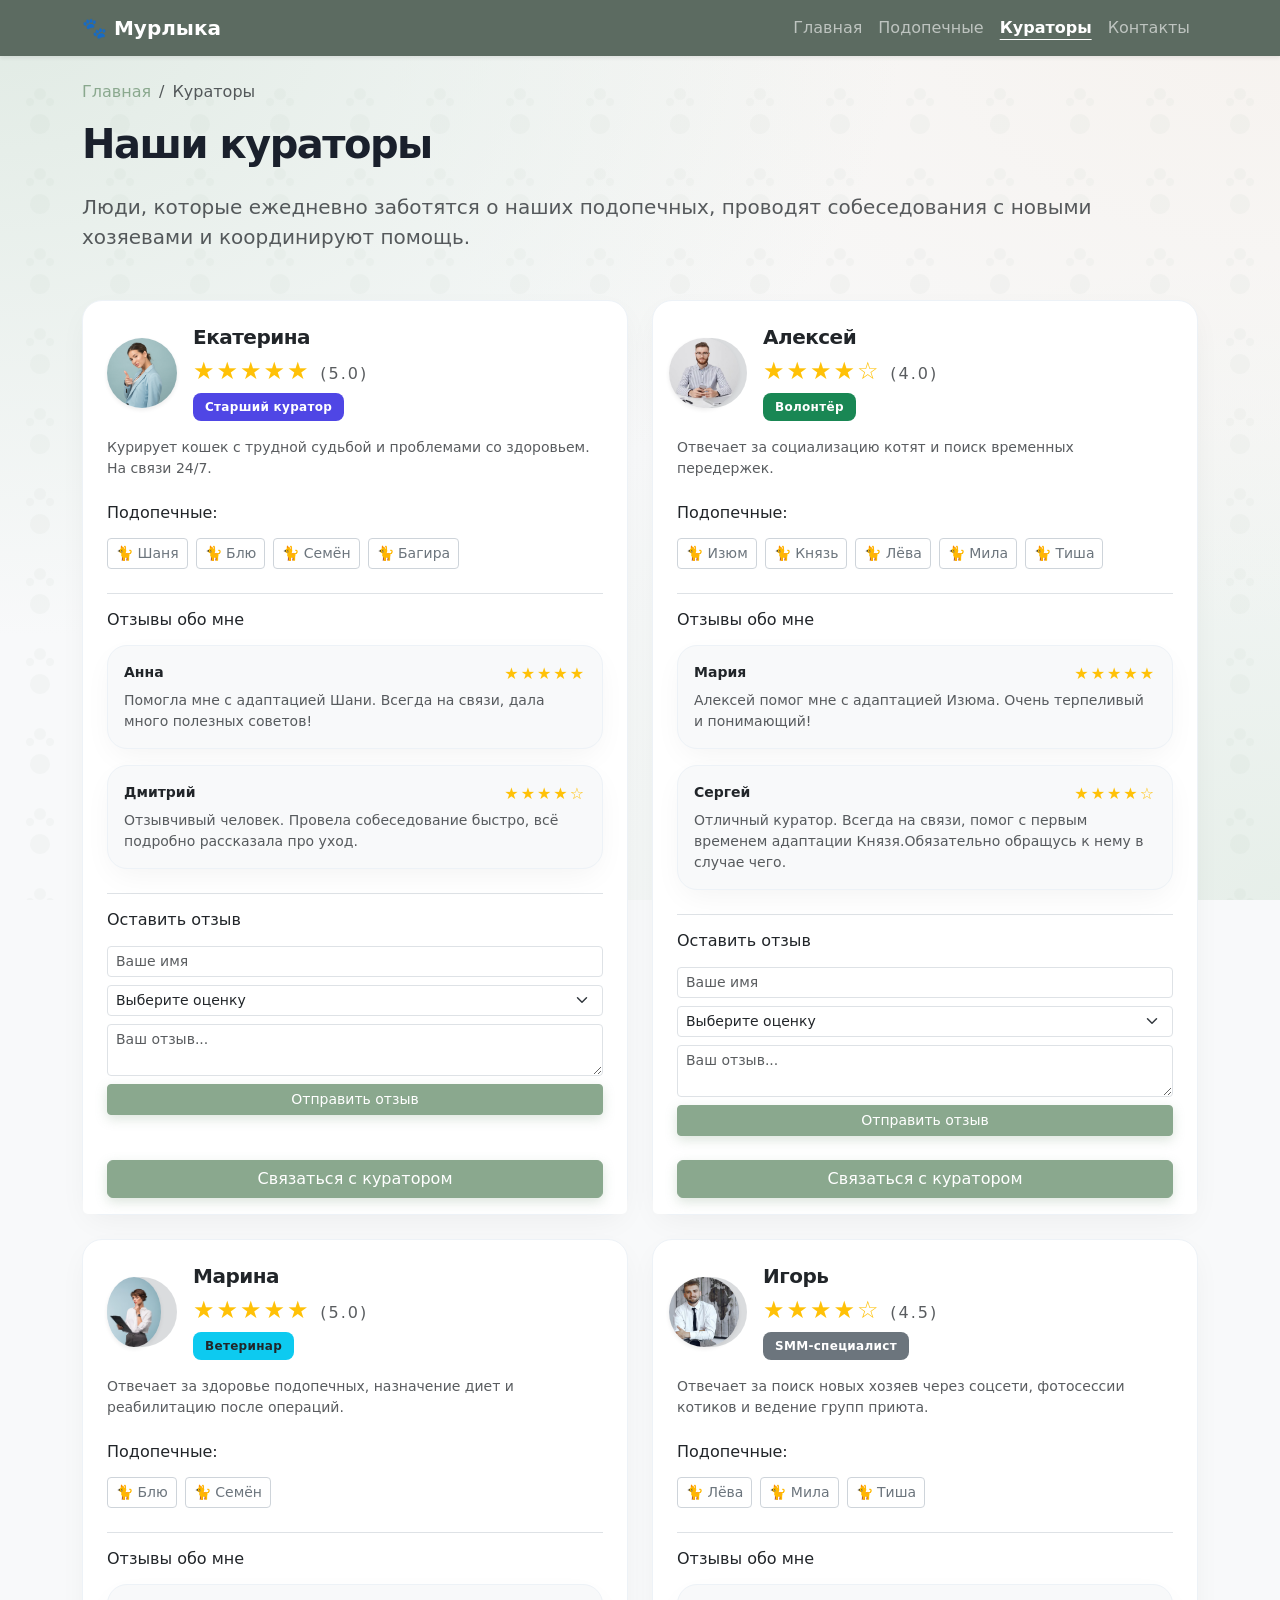
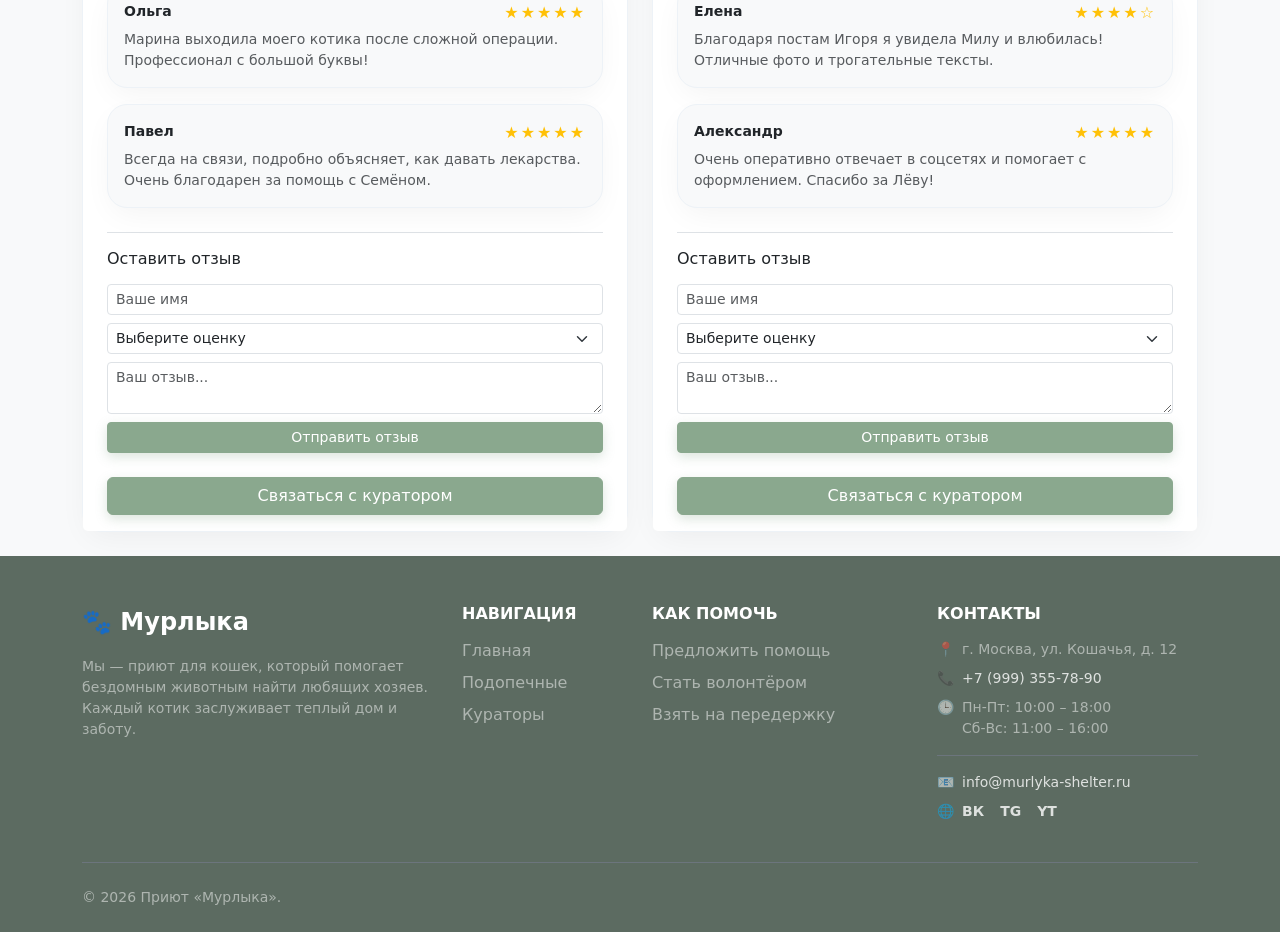
<file: curators.html>
<!DOCTYPE html>
<html lang="ru">
<head>
  <meta charset="UTF-8">
  <meta name="viewport" content="width=device-width, initial-scale=1.0">
  <meta name="description" content="Кураторы приюта для кошек Мурлыка и их подопечные.">
  <title>Кураторы — Приют «Мурлыка»</title>
  
  <link rel="stylesheet" href="vendor/bootstrap/css/bootstrap.min.css">
  <link rel="stylesheet" href="css/custom.css">
</head>
<body class="bg-light d-flex flex-column min-vh-100">

  <!-- Навигация -->
  <nav class="navbar navbar-expand-lg navbar-dark bg-dark sticky-top shadow-sm">
    <div class="container">
      <a class="navbar-brand fw-bold" href="index.html">🐾 Мурлыка</a>
      <button class="navbar-toggler" type="button" data-bs-toggle="collapse" data-bs-target="#mainNavbar">
        <span class="navbar-toggler-icon"></span>
      </button>
      <div class="collapse navbar-collapse" id="mainNavbar">
        <ul class="navbar-nav ms-auto mb-2 mb-lg-0">
          <li class="nav-item"><a class="nav-link" href="index.html">Главная</a></li>
          <li class="nav-item"><a class="nav-link" href="catalog.html">Подопечные</a></li>
          <li class="nav-item"><a class="nav-link active" aria-current="page" href="curators.html">Кураторы</a></li>
          <li class="nav-item"><a class="nav-link" href="contacts.html">Контакты</a></li>
        </ul>
      </div>
    </div>
  </nav>

  <main class="flex-grow-1">
    <div class="container my-4">
      <nav aria-label="breadcrumb">
        <ol class="breadcrumb">
          <li class="breadcrumb-item"><a href="index.html">Главная</a></li>
          <li class="breadcrumb-item active" aria-current="page">Кураторы</li>
        </ol>
      </nav>

      <h1 class="mb-4">Наши кураторы</h1>
      <p class="lead text-muted mb-5">Люди, которые ежедневно заботятся о наших подопечных, проводят собеседования с новыми хозяевами и координируют помощь.</p>

      <div class="row g-4">
        
        <!-- КУРАТОР 1: Екатерина -->
        <div class="col-lg-6">
          <div class="card shadow-sm h-100 border-0">
            <div class="card-body p-4">
              <div class="d-flex align-items-center mb-3">
                <img src="images/curator-ekaterina.jpg" class="rounded-circle me-3 shadow-sm object-fit-cover" alt="Екатерина" style="width: 70px; height: 70px;">
                <div>
                  <h3 class="h5 mb-1">Екатерина</h3>
                  <div class="rating-stars small mb-1">★★★★★ <span class="text-muted fs-6">(5.0)</span></div>
                  <span class="badge bg-primary">Старший куратор</span>
                </div>
              </div>
              <p class="text-muted small">Курирует кошек с трудной судьбой и проблемами со здоровьем. На связи 24/7.</p>
              
              <h4 class="h6 mt-4 mb-3">Подопечные:</h4>
              <div class="d-flex flex-wrap gap-2 mb-4">
  <a href="product-shanya.html" class="btn btn-sm btn-outline-secondary">🐈 Шаня</a>
  <a href="product-blu.html" class="btn btn-sm btn-outline-secondary">🐈 Блю</a>
  <a href="product-semen.html" class="btn btn-sm btn-outline-secondary">🐈 Семён</a>
  <a href="product-bagira.html" class="btn btn-sm btn-outline-secondary">🐈 Багира</a>
</div>

              <!-- Блок с отзывами Екатерины -->
              <h4 class="h6 mt-4 mb-3 border-top pt-3">Отзывы обо мне</h4>
              
              <!-- Контейнер для существующих отзывов -->
              <div id="existing-reviews-ekaterina">
                <div class="card bg-light border-0 mb-3">
                  <div class="card-body p-3">
                    <div class="d-flex justify-content-between mb-1">
                      <strong class="small">Анна</strong>
                      <span class="rating-stars fs-6">★★★★★</span>
                    </div>
                    <p class="card-text small text-muted mb-0">Помогла мне с адаптацией Шани. Всегда на связи, дала много полезных советов!</p>
                  </div>
                </div>
                
                <div class="card bg-light border-0 mb-3">
                  <div class="card-body p-3">
                    <div class="d-flex justify-content-between mb-1">
                      <strong class="small">Дмитрий</strong>
                      <span class="rating-stars fs-6">★★★★☆</span>
                    </div>
                    <p class="card-text small text-muted mb-0">Отзывчивый человек. Провела собеседование быстро, всё подробно рассказала про уход.</p>
                  </div>
                </div>
              </div>

              <!-- Контейнер для новых отзывов Екатерины -->
              <div id="new-reviews-container-ekaterina"></div>

              <!-- Форма отзыва для Екатерины -->
              <h4 class="h6 mt-4 mb-3 border-top pt-3">Оставить отзыв</h4>
              <form id="review-form-ekaterina">
                <div class="mb-2">
                  <input type="text" class="form-control form-control-sm" id="review-name-ekaterina" placeholder="Ваше имя" required>
                </div>
                <div class="mb-2">
                  <select class="form-select form-select-sm" id="review-stars-ekaterina" required>
                    <option value="" selected disabled>Выберите оценку</option>
                    <option value="5">★★★★★ (Отлично)</option>
                    <option value="4">★★★★☆ (Хорошо)</option>
                    <option value="3">★★★☆☆ (Нормально)</option>
                    <option value="2">★★☆☆☆ (Плохо)</option>
                    <option value="1">★☆☆☆☆ (Ужасно)</option>
                  </select>
                </div>
                <div class="mb-2">
                  <textarea class="form-control form-control-sm" id="review-text-ekaterina" rows="2" placeholder="Ваш отзыв..." required></textarea>
                </div>
                <button type="submit" class="btn btn-sm btn-primary w-100">Отправить отзыв</button>
              </form>

            </div>
            <div class="card-footer bg-white border-top-0 pt-0 pb-3 px-4">
              <a href="order.html" class="btn btn-primary w-100">Связаться с куратором</a>
            </div>
          </div>
        </div>

                <!-- КУРАТОР 2: Алексей -->
        <div class="col-lg-6">
          <div class="card shadow-sm h-100 border-0">
            <div class="card-body p-4">
              <div class="d-flex align-items-center mb-3">
                <div class="bg-secondary bg-opacity-25 rounded-circle d-flex align-items-center justify-content-center me-3" style="width: 70px; height: 70px;">
                   <img src="images/curator-alexey.jpg" class="rounded-circle me-3 shadow-sm object-fit-cover" alt="Екатерина" style="width: 70px; height: 70px;">
                </div>
                <div>
                  <h3 class="h5 mb-1">Алексей</h3>
                  <div class="rating-stars small mb-1">★★★★☆ <span class="text-muted fs-6">(4.0)</span></div>
                  <span class="badge bg-success">Волонтёр</span>
                </div>
              </div>
              <p class="text-muted small">Отвечает за социализацию котят и поиск временных передержек.</p>
              
              <h4 class="h6 mt-4 mb-3">Подопечные:</h4>
              <div class="d-flex flex-wrap gap-2 mb-4">
                <a href="product-izyum.html" class="btn btn-sm btn-outline-secondary">🐈 Изюм</a>
                <a href="product-knyaz.html" class="btn btn-sm btn-outline-secondary">🐈 Князь</a>
                <a href="product-leva.html" class="btn btn-sm btn-outline-secondary">🐈 Лёва</a>
                <a href="product-mila.html" class="btn btn-sm btn-outline-secondary">🐈 Мила</a>
                <a href="product-tisha.html" class="btn btn-sm btn-outline-secondary">🐈 Тиша</a>
              </div>

              <!-- Блок с отзывами Алексея -->
              <h4 class="h6 mt-4 mb-3 border-top pt-3">Отзывы обо мне</h4>
              
              <div id="existing-reviews-alexey">
                <!-- Отзыв 1 -->
                <div class="card bg-light border-0 mb-3">
                  <div class="card-body p-3">
                    <div class="d-flex justify-content-between mb-1">
                      <strong class="small">Мария</strong>
                      <span class="rating-stars fs-6">★★★★★</span>
                    </div>
                    <p class="card-text small text-muted mb-0">Алексей помог мне с адаптацией Изюма. Очень терпеливый и понимающий!</p>
                  </div>
                </div>
                
                <!-- ДОБАВИЛИ ВТОРОЙ ОТЗЫВ ДЛЯ ВЫРАВНИВАНИЯ ВЫСОТЫ -->
                <div class="card bg-light border-0 mb-3">
                  <div class="card-body p-3">
                    <div class="d-flex justify-content-between mb-1">
                      <strong class="small">Сергей</strong>
                      <span class="rating-stars fs-6">★★★★☆</span>
                    </div>
                    <p class="card-text small text-muted mb-0">Отличный куратор. Всегда на связи, помог с первым временем адаптации Князя.Обязательно обращусь к нему в случае чего.</p>
                  </div>
                </div>
              </div>

              <!-- Контейнер для новых отзывов Алексея -->
              <div id="new-reviews-container-alexey"></div>

              <!-- Форма отзыва для Алексея -->
              <div class="review-form-wrapper">
                <h4 class="h6 mt-4 mb-3 border-top pt-3">Оставить отзыв</h4>
                <form id="review-form-alexey">
                  <div class="mb-2">
                    <input type="text" class="form-control form-control-sm" id="review-name-alexey" placeholder="Ваше имя" required>
                  </div>
                  <div class="mb-2">
                    <select class="form-select form-select-sm" id="review-stars-alexey" required>
                      <option value="" selected disabled>Выберите оценку</option>
                      <option value="5">★★★★★ (Отлично)</option>
                      <option value="4">★★★★☆ (Хорошо)</option>
                      <option value="3">★★★☆☆ (Нормально)</option>
                      <option value="2">★★☆☆☆ (Плохо)</option>
                      <option value="1">★☆☆☆☆ (Ужасно)</option>
                    </select>
                  </div>
                  <div class="mb-2">
                    <textarea class="form-control form-control-sm" id="review-text-alexey" rows="2" placeholder="Ваш отзыв..." required></textarea>
                  </div>
                  <button type="submit" class="btn btn-sm btn-primary w-100">Отправить отзыв</button>
                </form>
              </div>

            </div>
            <div class="card-footer bg-white border-top-0 pt-0 pb-3 px-4">
              <a href="order.html" class="btn btn-primary w-100">Связаться с куратором</a>
            </div>
          </div>
        </div>
                <!-- КУРАТОР 3: Марина -->
        <div class="col-lg-6 mt-4"> <!-- mt-4 добавит отступ сверху, чтобы ряды не слипались -->
          <div class="card shadow-sm h-100 border-0">
            <div class="card-body p-4">
              <div class="d-flex align-items-center mb-3">
                <div class="bg-secondary bg-opacity-25 rounded-circle d-flex align-items-center justify-content-center me-3" style="width: 70px; height: 70px;">
                   <img src="images/curator-marina.avif" class="rounded-circle me-3 shadow-sm object-fit-cover" alt="Екатерина" style="width: 70px; height: 70px;">
                </div>
                <div>
                  <h3 class="h5 mb-1">Марина</h3>
                  <div class="rating-stars small mb-1">★★★★★ <span class="text-muted fs-6">(5.0)</span></div>
                  <span class="badge bg-info text-dark">Ветеринар</span>
                </div>
              </div>
              <p class="text-muted small">Отвечает за здоровье подопечных, назначение диет и реабилитацию после операций.</p>
              
              <h4 class="h6 mt-4 mb-3">Подопечные:</h4>
              <div class="d-flex flex-wrap gap-2 mb-4">
                <a href="product-blu.html" class="btn btn-sm btn-outline-secondary">🐈 Блю</a>
                <a href="product-semen.html" class="btn btn-sm btn-outline-secondary">🐈 Семён</a>
              </div>

              <!-- Блок с отзывами Марины -->
              <h4 class="h6 mt-4 mb-3 border-top pt-3">Отзывы обо мне</h4>
              
              <div id="existing-reviews-marina">
                <div class="card bg-light border-0 mb-3">
                  <div class="card-body p-3">
                    <div class="d-flex justify-content-between mb-1">
                      <strong class="small">Ольга</strong>
                      <span class="rating-stars fs-6">★★★★★</span>
                    </div>
                    <p class="card-text small text-muted mb-0">Марина выходила моего котика после сложной операции. Профессионал с большой буквы!</p>
                  </div>
                </div>
                <div class="card bg-light border-0 mb-3">
                  <div class="card-body p-3">
                    <div class="d-flex justify-content-between mb-1">
                      <strong class="small">Павел</strong>
                      <span class="rating-stars fs-6">★★★★★</span>
                    </div>
                    <p class="card-text small text-muted mb-0">Всегда на связи, подробно объясняет, как давать лекарства. Очень благодарен за помощь с Семёном.</p>
                  </div>
                </div>
              </div>

              <!-- Контейнер для новых отзывов Марины -->
              <div id="new-reviews-container-marina"></div>

              <!-- Форма отзыва для Марины -->
              <div class="review-form-wrapper">
                <h4 class="h6 mt-4 mb-3 border-top pt-3">Оставить отзыв</h4>
                <form id="review-form-marina">
                  <div class="mb-2">
                    <input type="text" class="form-control form-control-sm" id="review-name-marina" placeholder="Ваше имя" required>
                  </div>
                  <div class="mb-2">
                    <select class="form-select form-select-sm" id="review-stars-marina" required>
                      <option value="" selected disabled>Выберите оценку</option>
                      <option value="5">★★★★★ (Отлично)</option>
                      <option value="4">★★★★☆ (Хорошо)</option>
                      <option value="3">★★★☆☆ (Нормально)</option>
                      <option value="2">★★☆☆☆ (Плохо)</option>
                      <option value="1">★☆☆☆☆ (Ужасно)</option>
                    </select>
                  </div>
                  <div class="mb-2">
                    <textarea class="form-control form-control-sm" id="review-text-marina" rows="2" placeholder="Ваш отзыв..." required></textarea>
                  </div>
                  <button type="submit" class="btn btn-sm btn-primary w-100">Отправить отзыв</button>
                </form>
              </div>

            </div>
            <div class="card-footer bg-white border-top-0 pt-0 pb-3 px-4">
              <a href="order.html" class="btn btn-primary w-100">Связаться с куратором</a>
            </div>
          </div>
        </div>

        <!-- КУРАТОР 4: Игорь -->
        <div class="col-lg-6 mt-4">
          <div class="card shadow-sm h-100 border-0">
            <div class="card-body p-4">
              <div class="d-flex align-items-center mb-3">
                <div class="bg-secondary bg-opacity-25 rounded-circle d-flex align-items-center justify-content-center me-3" style="width: 70px; height: 70px;">
                   <img src="images/curator-igor.avif" class="rounded-circle me-3 shadow-sm object-fit-cover" alt="Екатерина" style="width: 70px; height: 70px;">
                </div>
                <div>
                  <h3 class="h5 mb-1">Игорь</h3>
                  <div class="rating-stars small mb-1">★★★★☆ <span class="text-muted fs-6">(4.5)</span></div>
                  <span class="badge bg-secondary">SMM-специалист</span>
                </div>
              </div>
              <p class="text-muted small">Отвечает за поиск новых хозяев через соцсети, фотосессии котиков и ведение групп приюта.</p>
              
              <h4 class="h6 mt-4 mb-3">Подопечные:</h4>
              <div class="d-flex flex-wrap gap-2 mb-4">
                <a href="product-leva.html" class="btn btn-sm btn-outline-secondary">🐈 Лёва</a>
                <a href="product-mila.html" class="btn btn-sm btn-outline-secondary">🐈 Мила</a>
                <a href="product-tisha.html" class="btn btn-sm btn-outline-secondary">🐈 Тиша</a>
              </div>

              <!-- Блок с отзывами Игоря -->
              <h4 class="h6 mt-4 mb-3 border-top pt-3">Отзывы обо мне</h4>
              
              <div id="existing-reviews-igor">
                <div class="card bg-light border-0 mb-3">
                  <div class="card-body p-3">
                    <div class="d-flex justify-content-between mb-1">
                      <strong class="small">Елена</strong>
                      <span class="rating-stars fs-6">★★★★☆</span>
                    </div>
                    <p class="card-text small text-muted mb-0">Благодаря постам Игоря я увидела Милу и влюбилась! Отличные фото и трогательные тексты.</p>
                  </div>
                </div>
                <div class="card bg-light border-0 mb-3">
                  <div class="card-body p-3">
                    <div class="d-flex justify-content-between mb-1">
                      <strong class="small">Александр</strong>
                      <span class="rating-stars fs-6">★★★★★</span>
                    </div>
                    <p class="card-text small text-muted mb-0">Очень оперативно отвечает в соцсетях и помогает с оформлением. Спасибо за Лёву!</p>
                  </div>
                </div>
              </div>

              <!-- Контейнер для новых отзывов Игоря -->
              <div id="new-reviews-container-igor"></div>

              <!-- Форма отзыва для Игоря -->
              <div class="review-form-wrapper">
                <h4 class="h6 mt-4 mb-3 border-top pt-3">Оставить отзыв</h4>
                <form id="review-form-igor">
                  <div class="mb-2">
                    <input type="text" class="form-control form-control-sm" id="review-name-igor" placeholder="Ваше имя" required>
                  </div>
                  <div class="mb-2">
                    <select class="form-select form-select-sm" id="review-stars-igor" required>
                      <option value="" selected disabled>Выберите оценку</option>
                      <option value="5">★★★★★ (Отлично)</option>
                      <option value="4">★★★★☆ (Хорошо)</option>
                      <option value="3">★★★☆☆ (Нормально)</option>
                      <option value="2">★★☆☆☆ (Плохо)</option>
                      <option value="1">★☆☆☆☆ (Ужасно)</option>
                    </select>
                  </div>
                  <div class="mb-2">
                    <textarea class="form-control form-control-sm" id="review-text-igor" rows="2" placeholder="Ваш отзыв..." required></textarea>
                  </div>
                  <button type="submit" class="btn btn-sm btn-primary w-100">Отправить отзыв</button>
                </form>
              </div>

            </div>
            <div class="card-footer bg-white border-top-0 pt-0 pb-3 px-4">
              <a href="order.html" class="btn btn-primary w-100">Связаться с куратором</a>
            </div>
          </div>
        </div>
  </main>

<!-- Подвал -->
  <footer class="bg-dark text-white pt-5 pb-4 mt-auto">
    <div class="container">
      <div class="row g-4">
        
        <!-- Колонка 1: О приюте -->
        <div class="col-lg-4 col-md-6 mb-4 mb-lg-0">
          <a class="navbar-brand fw-bold text-white fs-4 mb-3 d-block text-decoration-none" href="index.html">🐾 Мурлыка</a>
          <p class="text-white-50 small mb-3">
            Мы — приют для кошек, который помогает бездомным животным найти любящих хозяев. 
            Каждый котик заслуживает теплый дом и заботу.
          </p>
        </div>

        <!-- Колонка 2: Навигация -->
        <div class="col-lg-2 col-md-6 mb-4 mb-lg-0">
          <h5 class="text-white mb-3 fs-6 text-uppercase fw-bold">Навигация</h5>
          <ul class="list-unstyled">
            <li class="mb-2"><a href="index.html" class="text-white-50 text-decoration-none hover-white">Главная</a></li>
            <li class="mb-2"><a href="catalog.html" class="text-white-50 text-decoration-none hover-white">Подопечные</a></li>
            <li class="mb-2"><a href="curators.html" class="text-white-50 text-decoration-none hover-white">Кураторы</a></li>
            <!-- Ссылку на Контакты убрали из этой колонки -->
          </ul>
        </div>

        <!-- Колонка 3: Как помочь -->
        <div class="col-lg-3 col-md-6 mb-4 mb-lg-0">
          <h5 class="text-white mb-3 fs-6 text-uppercase fw-bold">Как помочь</h5>
          <ul class="list-unstyled">
            <li class="mb-2"><a href="order.html" class="text-white-50 text-decoration-none hover-white">Предложить помощь</a></li>
            <li class="mb-2"><a href="order.html" class="text-white-50 text-decoration-none hover-white">Стать волонтёром</a></li>
            <li class="mb-2"><a href="order.html" class="text-white-50 text-decoration-none hover-white">Взять на передержку</a></li>
            <!-- Ссылку на FAQ убрали из этой колонки -->
          </ul>
        </div>

        <!-- Колонка 4: Контакты (Обновленная) -->
        <div class="col-lg-3 col-md-6 mb-4 mb-lg-0">
          <h5 class="text-white mb-3 fs-6 text-uppercase fw-bold">Контакты</h5>
          <ul class="list-unstyled text-white-50 small">
            <!-- Адрес -->
            <li class="mb-2 d-flex">
              <span class="me-2">📍</span>
              <span>г. Москва, ул. Кошачья, д. 12</span>
            </li>
            
            <!-- Телефон -->
            <li class="mb-2 d-flex">
              <span class="me-2">📞</span>
              <a href="tel:+71234567890" class="text-white-50 text-decoration-none hover-white">+7 (999) 355-78-90</a>
            </li>

            <!-- Время работы (теперь сразу после телефона) -->
            <li class="mb-3 d-flex">
              <span class="me-2">🕒</span>
              <span>Пн-Пт: 10:00 – 18:00<br>Сб-Вс: 11:00 – 16:00</span>
            </li>

            <!-- Почта (теперь ниже времени) -->
            <li class="mb-2 d-flex border-top border-secondary pt-3">
              <span class="me-2">📧</span>
              <a href="mailto:info@murlyka-shelter.ru" class="text-white-50 text-decoration-none hover-white">info@murlyka-shelter.ru</a>
            </li>

            <!-- Соцсети (под почтой) -->
            <li class="d-flex align-items-center">
              <span class="me-2">🌐</span>
              <div class="d-flex gap-3">
                <a href="#" class="text-white text-decoration-none hover-white fw-bold" aria-label="ВКонтакте">ВК</a>
                <a href="#" class="text-white text-decoration-none hover-white fw-bold" aria-label="Telegram">TG</a>
                <a href="#" class="text-white text-decoration-none hover-white fw-bold" aria-label="YouTube">YT</a>
              </div>
            </li>
          </ul>
        </div>

      </div>

      <!-- Нижняя полоса (Копирайт) -->
      <div class="border-top border-secondary mt-4 pt-4 text-center text-md-start">
        <div class="row align-items-center">
          <div class="col-md-6 mb-2 mb-md-0">
            <p class="text-white-50 small mb-0">&copy; 2026 Приют «Мурлыка».</p>
          </div>
          
        </div>
      </div>
    </div>
  </footer>
  <a href="#top" class="scroll-top" id="scroll-top" aria-label="Наверх">🐾</a>

  <script src="vendor/bootstrap/js/bootstrap.bundle.min.js"></script>
  <script src="js/main.js"></script>
</body>
</html>
</file>
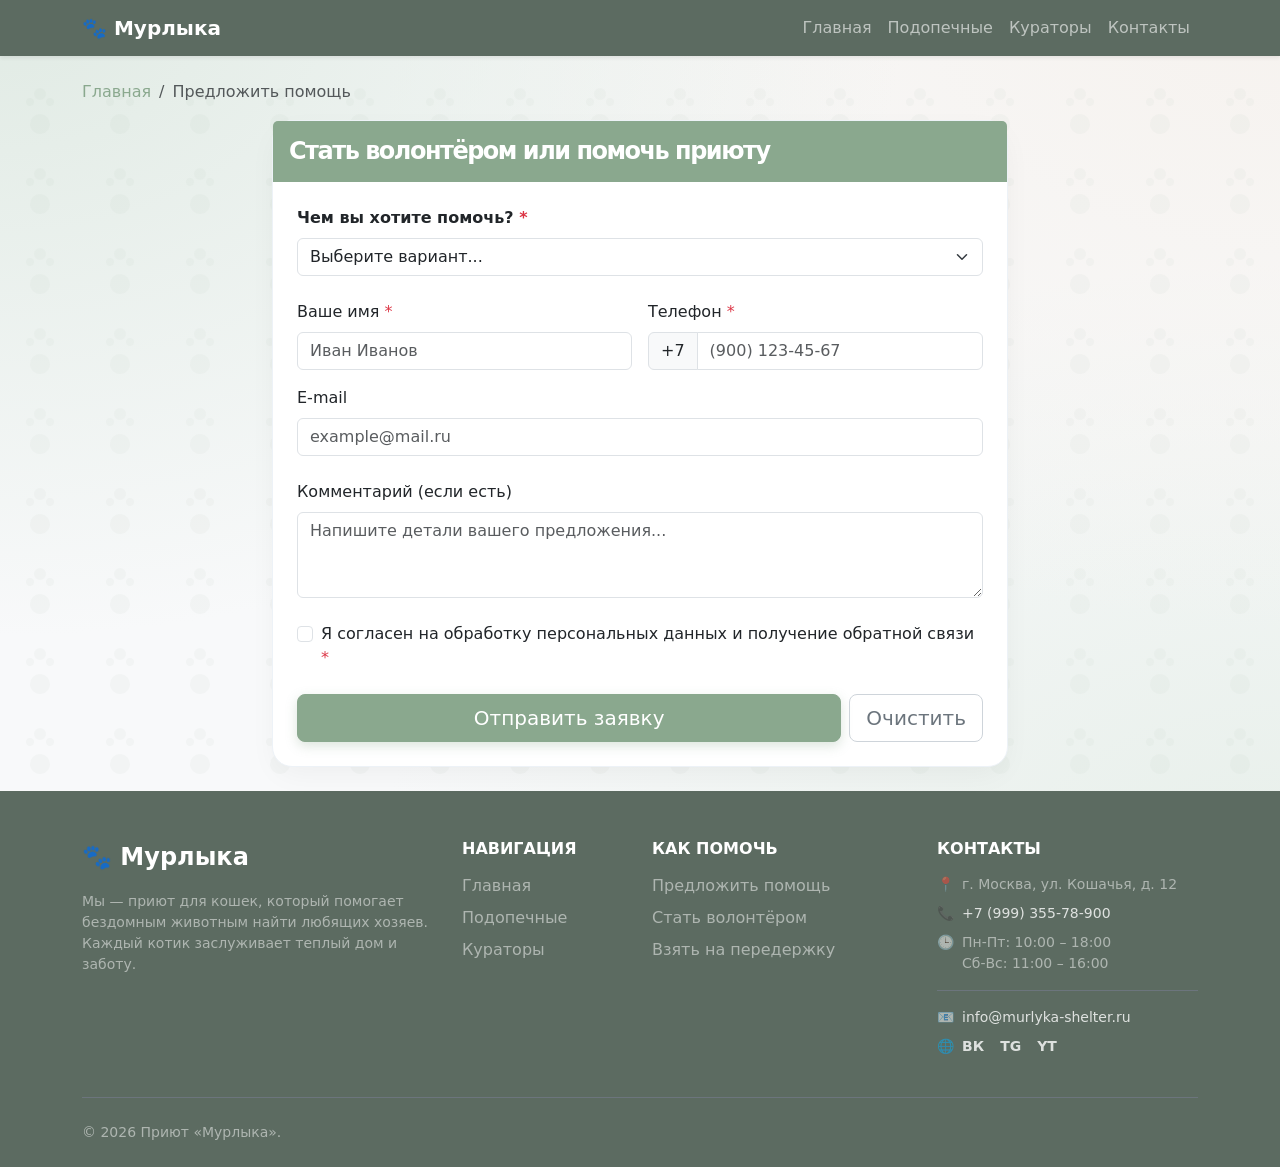
<file: order.html>
<!DOCTYPE html>
<html lang="ru">
<head>
  <meta charset="UTF-8">
  <meta name="viewport" content="width=device-width, initial-scale=1.0">
  <meta name="description" content="Предложить помощь приюту для кошек Мурлыка: волонтерство, корм, передержка.">
  <title>Предложить помощь — Приют «Мурлыка»</title>
  
  <link rel="stylesheet" href="vendor/bootstrap/css/bootstrap.min.css">
  <link rel="stylesheet" href="css/custom.css">
</head>
<body class="bg-light d-flex flex-column min-vh-100">

  <!-- Навигация (с активным пунктом "Предложить помощь") -->
  <nav class="navbar navbar-expand-lg navbar-dark bg-dark sticky-top shadow-sm">
    <div class="container">
      <a class="navbar-brand fw-bold" href="index.html">🐾 Мурлыка</a>
      <button class="navbar-toggler" type="button" data-bs-toggle="collapse" data-bs-target="#mainNavbar">
        <span class="navbar-toggler-icon"></span>
      </button>
      <div class="collapse navbar-collapse" id="mainNavbar">
        <ul class="navbar-nav ms-auto mb-2 mb-lg-0">
          <li class="nav-item"><a class="nav-link" href="index.html">Главная</a></li>
          <li class="nav-item"><a class="nav-link" href="catalog.html">Подопечные</a></li>
          <li class="nav-item"><a class="nav-link" href="curators.html">Кураторы</a></li>
          <li class="nav-item"><a class="nav-link" href="contacts.html">Контакты</a></li>
        </ul>
      </div>
    </div>
  </nav>

  <main class="flex-grow-1">
    <div class="container my-4">
      <nav aria-label="breadcrumb">
        <ol class="breadcrumb">
          <li class="breadcrumb-item"><a href="index.html">Главная</a></li>
          <li class="breadcrumb-item active" aria-current="page">Предложить помощь</li>
        </ol>
      </nav>

      <div class="row justify-content-center">
        <div class="col-lg-8">
          
          <div class="card shadow-sm border-0">
            <div class="card-header bg-primary text-white py-3">
              <h1 class="h4 mb-0">Стать волонтёром или помочь приюту</h1>
            </div>
            <div class="card-body p-4">
              
              <!-- Сообщение об успехе (скрыто по умолчанию) -->
              <div class="alert alert-success d-none" id="formSuccess" role="alert">
                Спасибо! Ваша заявка отправлена. Куратор свяжется с вами в ближайшее время.
              </div>

              <!-- Форма (используем классы из методички) -->
              <form id="helpForm" novalidate>
                
                <!-- Выбор типа помощи (Select) -->
                <div class="mb-4">
                  <label for="helpType" class="form-label fw-bold">Чем вы хотите помочь? <span class="text-danger">*</span></label>
                  <select class="form-select" id="helpType" required>
  <option value="" selected disabled>Выберите вариант...</option>
  <option value="volunteer">Стать волонтёром</option>
  <option value="food">Передать корм или лекарства</option>
  <option value="foster">Взять на временную передержку</option>
  <option value="curator">Связаться с куратором</option>
  <option value="finance">Финансовая помощь</option>
</select>
                  <div class="invalid-feedback">Пожалуйста, выберите тип помощи.</div>
                </div>

                <!-- Блок с персональными данными (Сетка) -->
                <div class="row g-3 mb-3">
                  <div class="col-md-6">
                    <label for="userName" class="form-label">Ваше имя <span class="text-danger">*</span></label>
                    <input type="text" class="form-control" id="userName" placeholder="Иван Иванов" required minlength="2">
                    <div class="invalid-feedback">Введите ваше имя.</div>
                  </div>
                  
                  <div class="col-md-6">
                    <label for="userPhone" class="form-label">Телефон <span class="text-danger">*</span></label>
                    <!-- input-group для телефона -->
                    <div class="input-group has-validation">
                      <span class="input-group-text">+7</span>
                      <input type="tel" class="form-control" id="userPhone" placeholder="(900) 123-45-67" required pattern="[0-9]{3}[0-9]{3}[0-9]{2}[0-9]{2}">
                      <div class="invalid-feedback">Введите номер телефона (10 цифр).</div>
                    </div>
                  </div>
                </div>

                <div class="mb-4">
                  <label for="userEmail" class="form-label">E-mail</label>
                  <input type="email" class="form-control" id="userEmail" placeholder="example@mail.ru">
                </div>

                <!-- Комментарий -->
                <div class="mb-4">
                  <label for="userComment" class="form-label">Комментарий (если есть)</label>
                  <textarea class="form-control" id="userComment" rows="3" placeholder="Напишите детали вашего предложения..."></textarea>
                </div>

                <!-- Чекбокс (form-check) -->
                <div class="form-check mb-4">
                  <input class="form-check-input" type="checkbox" id="agreeCheck" required>
                  <label class="form-check-label" for="agreeCheck">
                    Я согласен на обработку персональных данных и получение обратной связи <span class="text-danger">*</span>
                  </label>
                  <div class="invalid-feedback">Необходимо согласие на обработку данных.</div>
                </div>

                <div class="d-flex gap-2">
                  <button type="submit" class="btn btn-primary btn-lg flex-grow-1">Отправить заявку</button>
                  <button type="reset" class="btn btn-outline-secondary btn-lg">Очистить</button>
                </div>
                
              </form>
            </div>
          </div>
          
        </div>
      </div>
    </div>
  </main>

<!-- Подвал -->
  <footer class="bg-dark text-white pt-5 pb-4 mt-auto">
    <div class="container">
      <div class="row g-4">
        
        <!-- Колонка 1: О приюте -->
        <div class="col-lg-4 col-md-6 mb-4 mb-lg-0">
          <a class="navbar-brand fw-bold text-white fs-4 mb-3 d-block text-decoration-none" href="index.html">🐾 Мурлыка</a>
          <p class="text-white-50 small mb-3">
            Мы — приют для кошек, который помогает бездомным животным найти любящих хозяев. 
            Каждый котик заслуживает теплый дом и заботу.
          </p>
        </div>

        <!-- Колонка 2: Навигация -->
        <div class="col-lg-2 col-md-6 mb-4 mb-lg-0">
          <h5 class="text-white mb-3 fs-6 text-uppercase fw-bold">Навигация</h5>
          <ul class="list-unstyled">
            <li class="mb-2"><a href="index.html" class="text-white-50 text-decoration-none hover-white">Главная</a></li>
            <li class="mb-2"><a href="catalog.html" class="text-white-50 text-decoration-none hover-white">Подопечные</a></li>
            <li class="mb-2"><a href="curators.html" class="text-white-50 text-decoration-none hover-white">Кураторы</a></li>
            <!-- Ссылку на Контакты убрали из этой колонки -->
          </ul>
        </div>

        <!-- Колонка 3: Как помочь -->
        <div class="col-lg-3 col-md-6 mb-4 mb-lg-0">
          <h5 class="text-white mb-3 fs-6 text-uppercase fw-bold">Как помочь</h5>
          <ul class="list-unstyled">
            <li class="mb-2"><a href="order.html" class="text-white-50 text-decoration-none hover-white">Предложить помощь</a></li>
            <li class="mb-2"><a href="order.html" class="text-white-50 text-decoration-none hover-white">Стать волонтёром</a></li>
            <li class="mb-2"><a href="order.html" class="text-white-50 text-decoration-none hover-white">Взять на передержку</a></li>
            <!-- Ссылку на FAQ убрали из этой колонки -->
          </ul>
        </div>

        <!-- Колонка 4: Контакты (Обновленная) -->
        <div class="col-lg-3 col-md-6 mb-4 mb-lg-0">
          <h5 class="text-white mb-3 fs-6 text-uppercase fw-bold">Контакты</h5>
          <ul class="list-unstyled text-white-50 small">
            <!-- Адрес -->
            <li class="mb-2 d-flex">
              <span class="me-2">📍</span>
              <span>г. Москва, ул. Кошачья, д. 12</span>
            </li>
            
            <!-- Телефон -->
            <li class="mb-2 d-flex">
              <span class="me-2">📞</span>
              <a href="tel:+71234567890" class="text-white-50 text-decoration-none hover-white">+7 (999) 355-78-900</a>
            </li>

            <!-- Время работы (теперь сразу после телефона) -->
            <li class="mb-3 d-flex">
              <span class="me-2">🕒</span>
              <span>Пн-Пт: 10:00 – 18:00<br>Сб-Вс: 11:00 – 16:00</span>
            </li>

            <!-- Почта (теперь ниже времени) -->
            <li class="mb-2 d-flex border-top border-secondary pt-3">
              <span class="me-2">📧</span>
              <a href="mailto:info@murlyka-shelter.ru" class="text-white-50 text-decoration-none hover-white">info@murlyka-shelter.ru</a>
            </li>

            <!-- Соцсети (под почтой) -->
            <li class="d-flex align-items-center">
              <span class="me-2">🌐</span>
              <div class="d-flex gap-3">
                <a href="#" class="text-white text-decoration-none hover-white fw-bold" aria-label="ВКонтакте">ВК</a>
                <a href="#" class="text-white text-decoration-none hover-white fw-bold" aria-label="Telegram">TG</a>
                <a href="#" class="text-white text-decoration-none hover-white fw-bold" aria-label="YouTube">YT</a>
              </div>
            </li>
          </ul>
        </div>

      </div>

      <!-- Нижняя полоса (Копирайт) -->
      <div class="border-top border-secondary mt-4 pt-4 text-center text-md-start">
        <div class="row align-items-center">
          <div class="col-md-6 mb-2 mb-md-0">
            <p class="text-white-50 small mb-0">&copy; 2026 Приют «Мурлыка».</p>
          </div>
          
        </div>
      </div>
    </div>
  </footer>

  <script src="vendor/bootstrap/js/bootstrap.bundle.min.js"></script>
  <script src="js/main.js"></script>
</body>
</html>
</file>
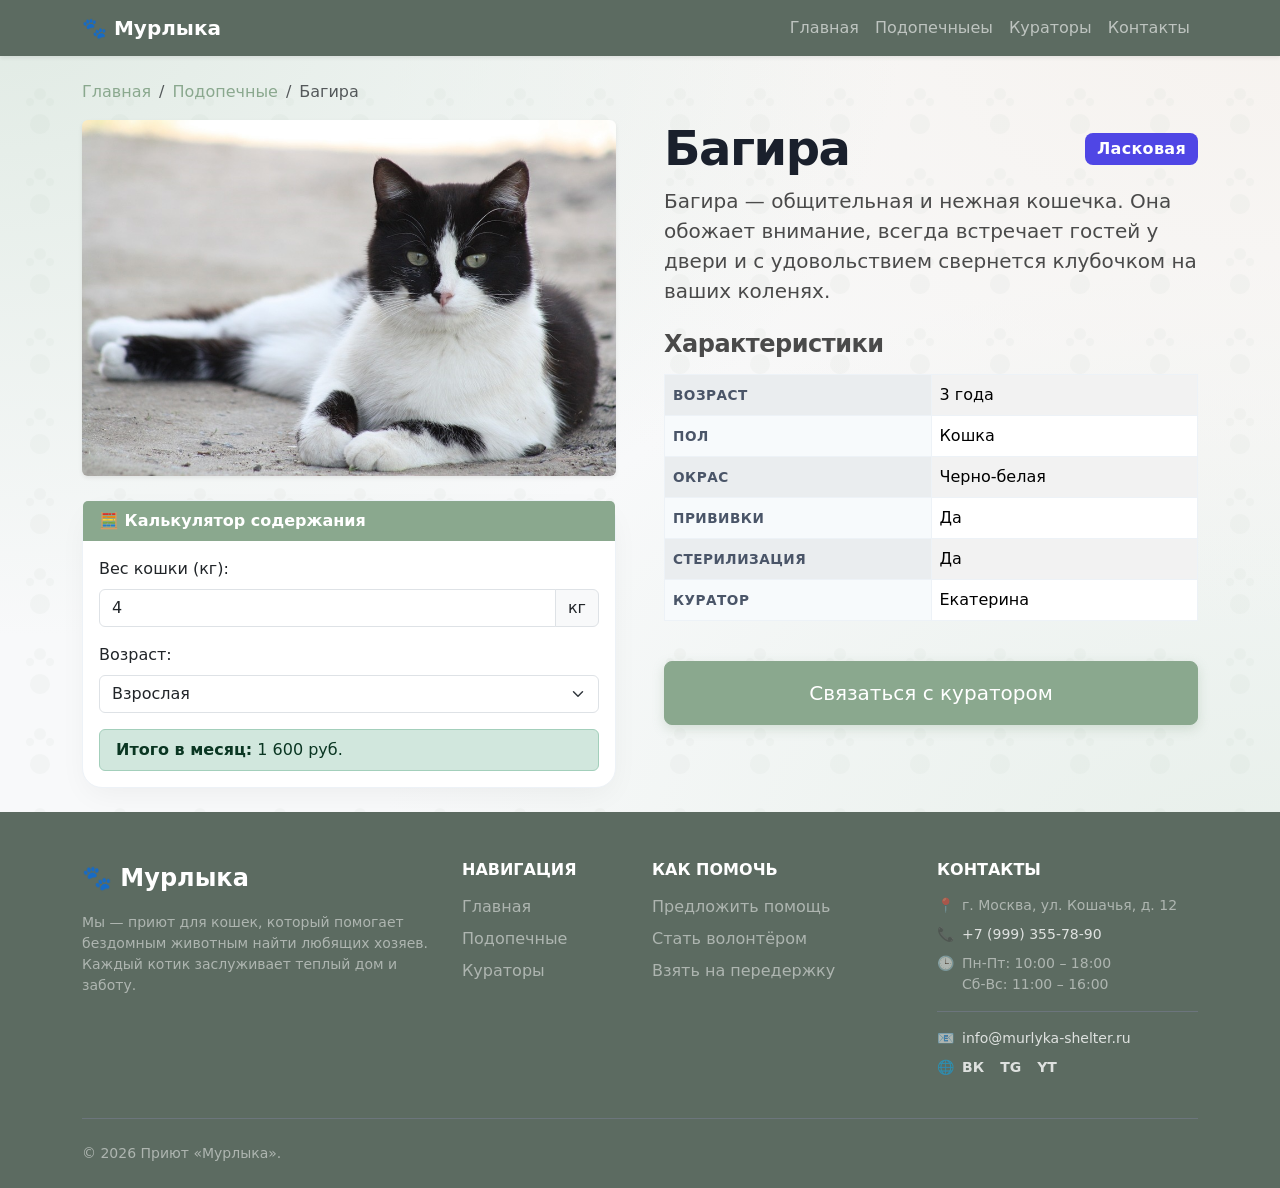
<file: product-bagira.html>
<!DOCTYPE html>
<html lang="ru">
<head>
  <meta charset="UTF-8">
  <meta name="viewport" content="width=device-width, initial-scale=1.0">
  <title>Багира — Приют «Мурлыка»</title>
  <link rel="stylesheet" href="vendor/bootstrap/css/bootstrap.min.css">
  <link rel="stylesheet" href="css/custom.css">
</head>
<body class="bg-light d-flex flex-column min-vh-100">

  <nav class="navbar navbar-expand-lg navbar-dark bg-dark sticky-top shadow-sm">
    <div class="container">
      <a class="navbar-brand fw-bold" href="index.html">🐾 Мурлыка</a>
      <button class="navbar-toggler" type="button" data-bs-toggle="collapse" data-bs-target="#mainNavbar"><span class="navbar-toggler-icon"></span></button>
      <div class="collapse navbar-collapse" id="mainNavbar">
        <ul class="navbar-nav ms-auto mb-2 mb-lg-0">
          <li class="nav-item"><a class="nav-link" href="index.html">Главная</a></li>
          <li class="nav-item"><a class="nav-link" href="catalog.html">Подопечныеы</a></li>
          <li class="nav-item"><a class="nav-link" href="curators.html">Кураторы</a></li>
          <li class="nav-item"><a class="nav-link" href="contacts.html">Контакты</a></li>
        </ul>
      </div>
    </div>
  </nav>

  <main class="flex-grow-1">
    <div class="container my-4">
      <nav aria-label="breadcrumb">
        <ol class="breadcrumb">
          <li class="breadcrumb-item"><a href="index.html">Главная</a></li>
          <li class="breadcrumb-item"><a href="catalog.html">Подопечные</a></li>
          <li class="breadcrumb-item active">Багира</li>
        </ol>
      </nav>

      <div class="row g-5">
        <div class="col-lg-6">
          <img src="images/cat-bagira.jpg" class="img-fluid rounded shadow-sm w-100 mb-4" alt="Кошка Багира" style="max-height: 500px; object-fit: cover;">
          
          <div class="card shadow-sm border-0">
            <div class="card-header bg-primary text-white fw-bold">🧮 Калькулятор содержания</div>
            <div class="card-body">
              <div class="mb-3">
                <label for="calcWeight" class="form-label">Вес кошки (кг):</label>
                <div class="input-group">
                  <input type="number" class="form-control" id="calcWeight" value="4" min="0.5" step="0.5">
                  <span class="input-group-text">кг</span>
                </div>
              </div>
              <div class="mb-3">
                <label for="calcAge" class="form-label">Возраст:</label>
                <select class="form-select" id="calcAge">
                  <option value="kitten">Котёнок</option>
                  <option value="adult" selected>Взрослая</option>
                  <option value="senior">Пожилая</option>
                </select>
              </div>
              <div class="alert alert-success mb-0 py-2">
                <strong>Итого в месяц:</strong> <span id="calcResult">1500</span> руб.
              </div>
            </div>
          </div>
        </div>

        <div class="col-lg-6">
          <div class="d-flex justify-content-between align-items-center mb-2">
            <h1 class="display-5 fw-bold mb-0">Багира</h1>
            <span class="badge bg-primary fs-6">Ласковая</span>
          </div>
          <p class="lead mb-4">Багира — общительная и нежная кошечка. Она обожает внимание, всегда встречает гостей у двери и с удовольствием свернется клубочком на ваших коленях.</p>
          
          <h3 class="h4 mb-3">Характеристики</h3>
          <div class="table-responsive mb-4">
            <table class="table table-striped table-bordered align-middle">
              <tbody>
                <tr><th class="w-50">Возраст</th><td>3 года</td></tr>
                <tr><th>Пол</th><td>Кошка</td></tr>
                <tr><th>Окрас</th><td>Черно-белая</td></tr>
                <tr><th>Прививки</th><td>Да</td></tr>
                <tr><th>Стерилизация</th><td>Да</td></tr>
                <tr><th>Куратор</th><td>Екатерина</td></tr>
              </tbody>
            </table>
          </div>

          <div class="d-flex mb-5">
  <a href="order.html" class="btn btn-primary btn-lg w-100 shadow-sm py-3 fs-5">Связаться с куратором</a>
</div>
        </div>
      </div>
    </div>
  </main>

  <div class="modal fade" id="askCuratorModal" tabindex="-1" aria-hidden="true">
    <div class="modal-dialog modal-dialog-centered">
      <div class="modal-content">
        <div class="modal-header bg-primary text-white">
          <h5 class="modal-title">Вопрос куратору Екатерине (Багира)</h5>
          <button type="button" class="btn-close btn-close-white" data-bs-dismiss="modal"></button>
        </div>
        <div class="modal-body">
          <form>
            <div class="mb-3">
              <label for="modalName" class="form-label">Имя</label>
              <input type="text" class="form-control" id="modalName" required>
            </div>
            <div class="mb-3">
              <label for="modalQuestion" class="form-label">Вопрос</label>
              <textarea class="form-control" id="modalQuestion" rows="3" required></textarea>
            </div>
          </form>
        </div>
        <div class="modal-footer">
          <button type="button" class="btn btn-secondary" data-bs-dismiss="modal">Закрыть</button>
          <button type="button" class="btn btn-primary">Отправить</button>
        </div>
      </div>
    </div>
  </div>

 <!-- Подвал -->
  <footer class="bg-dark text-white pt-5 pb-4 mt-auto">
    <div class="container">
      <div class="row g-4">
        
        <!-- Колонка 1: О приюте -->
        <div class="col-lg-4 col-md-6 mb-4 mb-lg-0">
          <a class="navbar-brand fw-bold text-white fs-4 mb-3 d-block text-decoration-none" href="index.html">🐾 Мурлыка</a>
          <p class="text-white-50 small mb-3">
            Мы — приют для кошек, который помогает бездомным животным найти любящих хозяев. 
            Каждый котик заслуживает теплый дом и заботу.
          </p>
        </div>

        <!-- Колонка 2: Навигация -->
        <div class="col-lg-2 col-md-6 mb-4 mb-lg-0">
          <h5 class="text-white mb-3 fs-6 text-uppercase fw-bold">Навигация</h5>
          <ul class="list-unstyled">
            <li class="mb-2"><a href="index.html" class="text-white-50 text-decoration-none hover-white">Главная</a></li>
            <li class="mb-2"><a href="catalog.html" class="text-white-50 text-decoration-none hover-white">Подопечные</a></li>
            <li class="mb-2"><a href="curators.html" class="text-white-50 text-decoration-none hover-white">Кураторы</a></li>
            <!-- Ссылку на Контакты убрали из этой колонки -->
          </ul>
        </div>

        <!-- Колонка 3: Как помочь -->
        <div class="col-lg-3 col-md-6 mb-4 mb-lg-0">
          <h5 class="text-white mb-3 fs-6 text-uppercase fw-bold">Как помочь</h5>
          <ul class="list-unstyled">
            <li class="mb-2"><a href="order.html" class="text-white-50 text-decoration-none hover-white">Предложить помощь</a></li>
            <li class="mb-2"><a href="order.html" class="text-white-50 text-decoration-none hover-white">Стать волонтёром</a></li>
            <li class="mb-2"><a href="order.html" class="text-white-50 text-decoration-none hover-white">Взять на передержку</a></li>
            <!-- Ссылку на FAQ убрали из этой колонки -->
          </ul>
        </div>

        <!-- Колонка 4: Контакты (Обновленная) -->
        <div class="col-lg-3 col-md-6 mb-4 mb-lg-0">
          <h5 class="text-white mb-3 fs-6 text-uppercase fw-bold">Контакты</h5>
           <ul class="list-unstyled text-white-50 small">
            <!-- Адрес -->
            <li class="mb-2 d-flex">
              <span class="me-2">📍</span>
              <span>г. Москва, ул. Кошачья, д. 12</span>
            </li>
            
            <!-- Телефон -->
            <li class="mb-2 d-flex">
              <span class="me-2">📞</span>
              <a href="tel:+71234567890" class="text-white-50 text-decoration-none hover-white">+7 (999) 355-78-90</a>
            </li>

            <!-- Время работы (теперь сразу после телефона) -->
            <li class="mb-3 d-flex">
              <span class="me-2">🕒</span>
              <span>Пн-Пт: 10:00 – 18:00<br>Сб-Вс: 11:00 – 16:00</span>
            </li>

            <!-- Почта (теперь ниже времени) -->
            <li class="mb-2 d-flex border-top border-secondary pt-3">
              <span class="me-2">📧</span>
              <a href="mailto:info@murlyka-shelter.ru" class="text-white-50 text-decoration-none hover-white">info@murlyka-shelter.ru</a>
            </li>

            <!-- Соцсети (под почтой) -->
            <li class="d-flex align-items-center">
              <span class="me-2">🌐</span>
              <div class="d-flex gap-3">
                <a href="#" class="text-white text-decoration-none hover-white fw-bold" aria-label="ВКонтакте">ВК</a>
                <a href="#" class="text-white text-decoration-none hover-white fw-bold" aria-label="Telegram">TG</a>
                <a href="#" class="text-white text-decoration-none hover-white fw-bold" aria-label="YouTube">YT</a>
              </div>
            </li>
          </ul>
        </div>

      </div>

      <!-- Нижняя полоса (Копирайт) -->
      <div class="border-top border-secondary mt-4 pt-4 text-center text-md-start">
        <div class="row align-items-center">
          <div class="col-md-6 mb-2 mb-md-0">
            <p class="text-white-50 small mb-0">&copy; 2026 Приют «Мурлыка».</p>
          </div>
          
        </div>
      </div>
    </div>
  </footer>

  <script src="vendor/bootstrap/js/bootstrap.bundle.min.js"></script>
  <script src="js/main.js"></script>
</body>
</html>
</file>
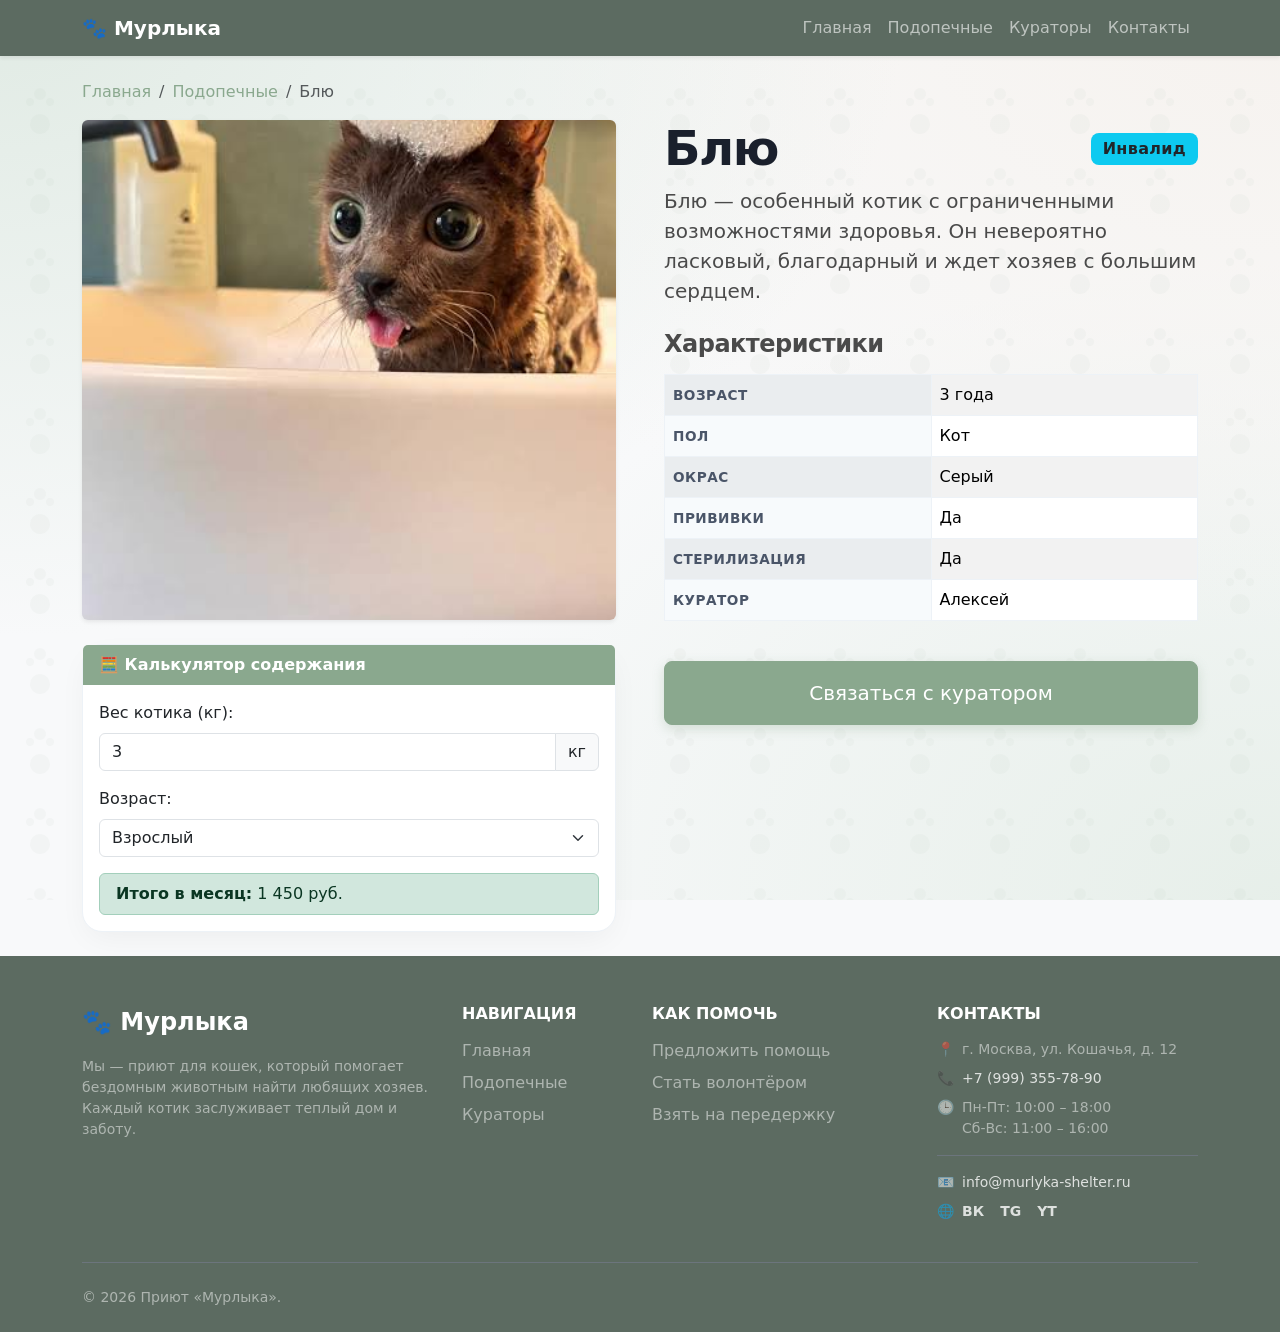
<file: product-blu.html>
<!DOCTYPE html>
<html lang="ru">
<head>
  <meta charset="UTF-8">
  <meta name="viewport" content="width=device-width, initial-scale=1.0">
  <title>Блю — Приют «Мурлыка»</title>
  <link rel="stylesheet" href="vendor/bootstrap/css/bootstrap.min.css">
  <link rel="stylesheet" href="css/custom.css">
</head>
<body class="bg-light d-flex flex-column min-vh-100">

  <nav class="navbar navbar-expand-lg navbar-dark bg-dark sticky-top shadow-sm">
    <div class="container">
      <a class="navbar-brand fw-bold" href="index.html">🐾 Мурлыка</a>
      <button class="navbar-toggler" type="button" data-bs-toggle="collapse" data-bs-target="#mainNavbar"><span class="navbar-toggler-icon"></span></button>
      <div class="collapse navbar-collapse" id="mainNavbar">
        <ul class="navbar-nav ms-auto mb-2 mb-lg-0">
          <li class="nav-item"><a class="nav-link" href="index.html">Главная</a></li>
          <li class="nav-item"><a class="nav-link" href="catalog.html">Подопечные</a></li>
          <li class="nav-item"><a class="nav-link" href="curators.html">Кураторы</a></li>
          <li class="nav-item"><a class="nav-link" href="contacts.html">Контакты</a></li>
        </ul>
      </div>
    </div>
  </nav>

  <main class="flex-grow-1">
    <div class="container my-4">
      <nav aria-label="breadcrumb">
        <ol class="breadcrumb">
          <li class="breadcrumb-item"><a href="index.html">Главная</a></li>
          <li class="breadcrumb-item"><a href="catalog.html">Подопечные</a></li>
          <li class="breadcrumb-item active">Блю</li>
        </ol>
      </nav>

      <div class="row g-5">
        <div class="col-lg-6">
          <img src="images/cat-blu.jpg" class="img-fluid rounded shadow-sm w-100 mb-4" alt="Блю" style="max-height: 500px; object-fit: cover;">
          
          <div class="card shadow-sm border-0">
            <div class="card-header bg-primary text-white fw-bold">🧮 Калькулятор содержания</div>
            <div class="card-body">
              <div class="mb-3">
                <label for="calcWeight" class="form-label">Вес котика (кг):</label>
                <div class="input-group">
                  <input type="number" class="form-control" id="calcWeight" value="3" min="0.5" step="0.5">
                  <span class="input-group-text">кг</span>
                </div>
              </div>
              <div class="mb-3">
                <label for="calcAge" class="form-label">Возраст:</label>
                <select class="form-select" id="calcAge">
                  <option value="kitten">Котёнок</option>
                  <option value="adult" selected>Взрослый</option>
                  <option value="senior">Пожилой</option>
                </select>
              </div>
              <div class="alert alert-success mb-0 py-2">
                <strong>Итого в месяц:</strong> <span id="calcResult">1500</span> руб.
              </div>
            </div>
          </div>
        </div>

        <div class="col-lg-6">
          <div class="d-flex justify-content-between align-items-center mb-2">
            <h1 class="display-5 fw-bold mb-0">Блю</h1>
            <span class="badge bg-info text-dark fs-6">Инвалид</span>
          </div>
          <p class="lead mb-4">Блю — особенный котик с ограниченными возможностями здоровья. Он невероятно ласковый, благодарный и ждет хозяев с большим сердцем.</p>
          
          <h3 class="h4 mb-3">Характеристики</h3>
          <div class="table-responsive mb-4">
            <table class="table table-striped table-bordered align-middle">
              <tbody>
                <tr><th class="w-50">Возраст</th><td>3 года</td></tr>
                <tr><th>Пол</th><td>Кот</td></tr>
                <tr><th>Окрас</th><td>Серый</td></tr>
                <tr><th>Прививки</th><td>Да</td></tr>
                <tr><th>Стерилизация</th><td>Да</td></tr>
                <tr><th>Куратор</th><td>Алексей</td></tr>
              </tbody>
            </table>
          </div>

          <div class="d-flex mb-5">
  <a href="order.html" class="btn btn-primary btn-lg w-100 shadow-sm py-3 fs-5">Связаться с куратором</a>
</div>
        </div>
      </div>
    </div>
  </main>

  <div class="modal fade" id="askCuratorModal" tabindex="-1" aria-hidden="true">
    <div class="modal-dialog modal-dialog-centered">
      <div class="modal-content">
        <div class="modal-header bg-primary text-white">
          <h5 class="modal-title">Вопрос куратору Алексею (Блю)</h5>
          <button type="button" class="btn-close btn-close-white" data-bs-dismiss="modal"></button>
        </div>
        <div class="modal-body">
          <form>
            <div class="mb-3">
              <label for="modalName" class="form-label">Имя</label>
              <input type="text" class="form-control" id="modalName" required>
            </div>
            <div class="mb-3">
              <label for="modalQuestion" class="form-label">Вопрос</label>
              <textarea class="form-control" id="modalQuestion" rows="3" required></textarea>
            </div>
          </form>
        </div>
        <div class="modal-footer">
          <button type="button" class="btn btn-secondary" data-bs-dismiss="modal">Закрыть</button>
          <button type="button" class="btn btn-primary">Отправить</button>
        </div>
      </div>
    </div>
  </div>

<!-- Подвал -->
  <footer class="bg-dark text-white pt-5 pb-4 mt-auto">
    <div class="container">
      <div class="row g-4">
        
        <!-- Колонка 1: О приюте -->
        <div class="col-lg-4 col-md-6 mb-4 mb-lg-0">
          <a class="navbar-brand fw-bold text-white fs-4 mb-3 d-block text-decoration-none" href="index.html">🐾 Мурлыка</a>
          <p class="text-white-50 small mb-3">
            Мы — приют для кошек, который помогает бездомным животным найти любящих хозяев. 
            Каждый котик заслуживает теплый дом и заботу.
          </p>
        </div>

        <!-- Колонка 2: Навигация -->
        <div class="col-lg-2 col-md-6 mb-4 mb-lg-0">
          <h5 class="text-white mb-3 fs-6 text-uppercase fw-bold">Навигация</h5>
          <ul class="list-unstyled">
            <li class="mb-2"><a href="index.html" class="text-white-50 text-decoration-none hover-white">Главная</a></li>
            <li class="mb-2"><a href="catalog.html" class="text-white-50 text-decoration-none hover-white">Подопечные</a></li>
            <li class="mb-2"><a href="curators.html" class="text-white-50 text-decoration-none hover-white">Кураторы</a></li>
            <!-- Ссылку на Контакты убрали из этой колонки -->
          </ul>
        </div>

        <!-- Колонка 3: Как помочь -->
        <div class="col-lg-3 col-md-6 mb-4 mb-lg-0">
          <h5 class="text-white mb-3 fs-6 text-uppercase fw-bold">Как помочь</h5>
          <ul class="list-unstyled">
            <li class="mb-2"><a href="order.html" class="text-white-50 text-decoration-none hover-white">Предложить помощь</a></li>
            <li class="mb-2"><a href="order.html" class="text-white-50 text-decoration-none hover-white">Стать волонтёром</a></li>
            <li class="mb-2"><a href="order.html" class="text-white-50 text-decoration-none hover-white">Взять на передержку</a></li>
            <!-- Ссылку на FAQ убрали из этой колонки -->
          </ul>
        </div>

        <!-- Колонка 4: Контакты (Обновленная) -->
        <div class="col-lg-3 col-md-6 mb-4 mb-lg-0">
          <h5 class="text-white mb-3 fs-6 text-uppercase fw-bold">Контакты</h5>
           <ul class="list-unstyled text-white-50 small">
            <!-- Адрес -->
            <li class="mb-2 d-flex">
              <span class="me-2">📍</span>
              <span>г. Москва, ул. Кошачья, д. 12</span>
            </li>
            
            <!-- Телефон -->
            <li class="mb-2 d-flex">
              <span class="me-2">📞</span>
              <a href="tel:+71234567890" class="text-white-50 text-decoration-none hover-white">+7 (999) 355-78-90</a>
            </li>

            <!-- Время работы (теперь сразу после телефона) -->
            <li class="mb-3 d-flex">
              <span class="me-2">🕒</span>
              <span>Пн-Пт: 10:00 – 18:00<br>Сб-Вс: 11:00 – 16:00</span>
            </li>

            <!-- Почта (теперь ниже времени) -->
            <li class="mb-2 d-flex border-top border-secondary pt-3">
              <span class="me-2">📧</span>
              <a href="mailto:info@murlyka-shelter.ru" class="text-white-50 text-decoration-none hover-white">info@murlyka-shelter.ru</a>
            </li>

            <!-- Соцсети (под почтой) -->
            <li class="d-flex align-items-center">
              <span class="me-2">🌐</span>
              <div class="d-flex gap-3">
                <a href="#" class="text-white text-decoration-none hover-white fw-bold" aria-label="ВКонтакте">ВК</a>
                <a href="#" class="text-white text-decoration-none hover-white fw-bold" aria-label="Telegram">TG</a>
                <a href="#" class="text-white text-decoration-none hover-white fw-bold" aria-label="YouTube">YT</a>
              </div>
            </li>
          </ul>
        </div>

      </div>

      <!-- Нижняя полоса (Копирайт) -->
      <div class="border-top border-secondary mt-4 pt-4 text-center text-md-start">
        <div class="row align-items-center">
          <div class="col-md-6 mb-2 mb-md-0">
            <p class="text-white-50 small mb-0">&copy; 2026 Приют «Мурлыка».</p>
          </div>
          
        </div>
      </div>
    </div>
  </footer>

  <script src="vendor/bootstrap/js/bootstrap.bundle.min.js"></script>
  <script src="js/main.js"></script>
</body>
</html>
</file>
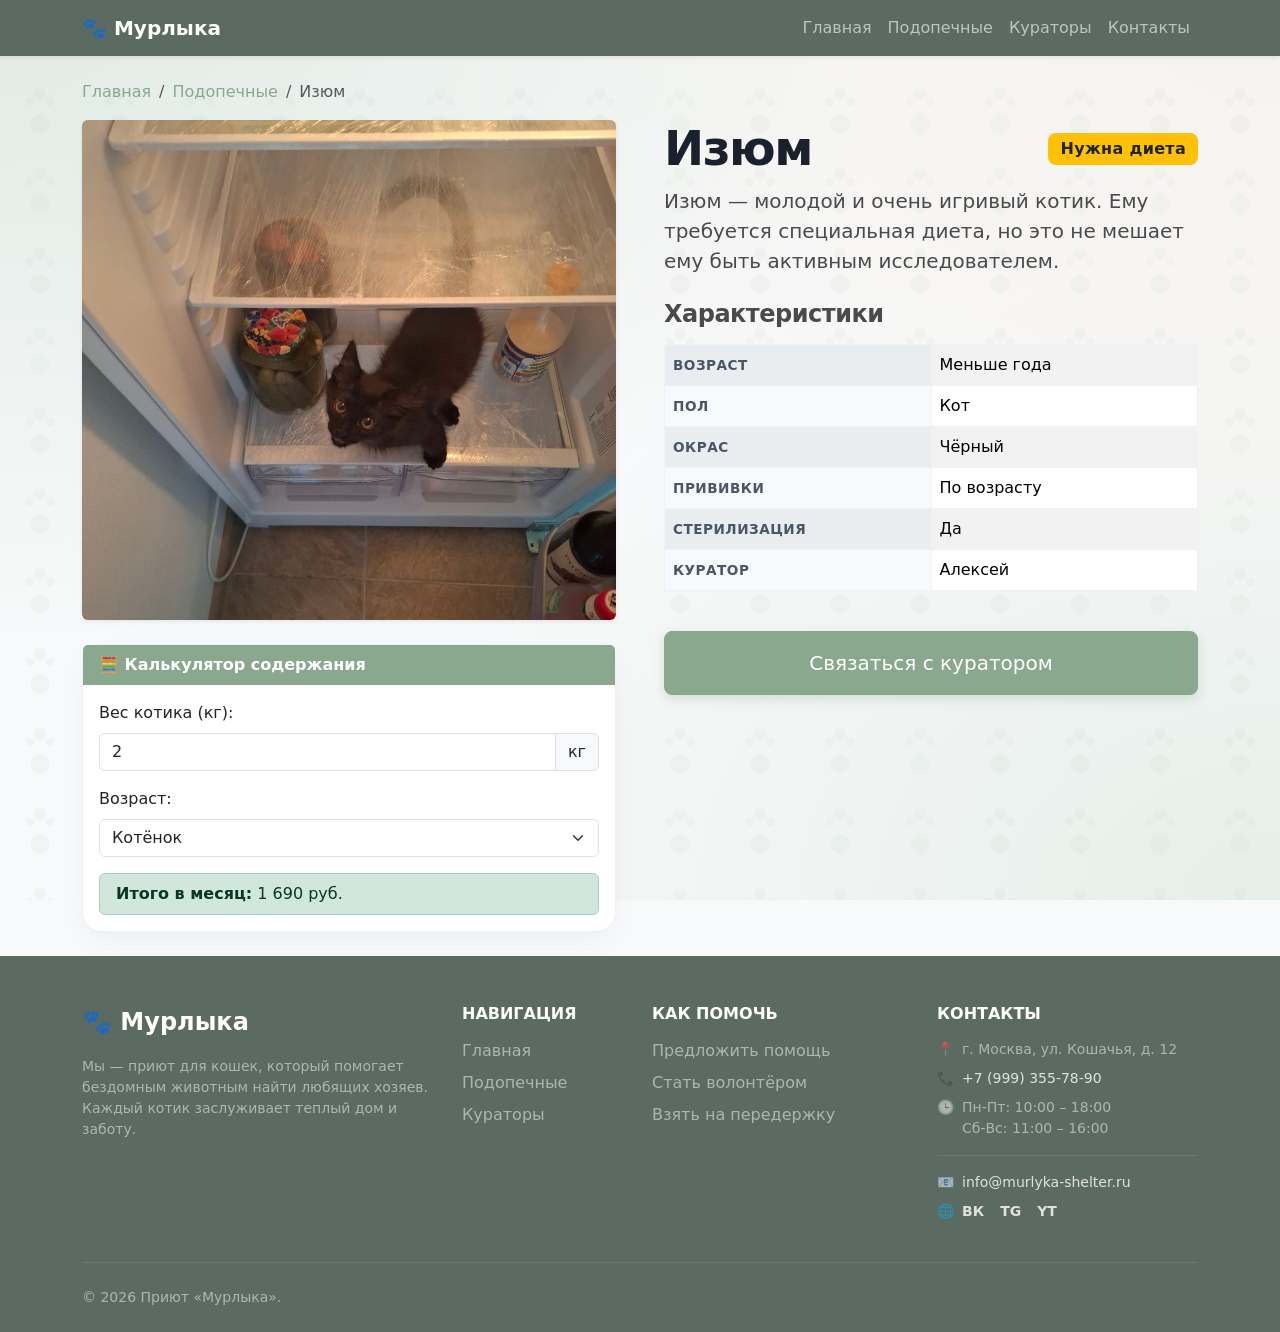
<file: product-izyum.html>
<!DOCTYPE html>
<html lang="ru">
<head>
  <meta charset="UTF-8">
  <meta name="viewport" content="width=device-width, initial-scale=1.0">
  <title>Изюм — Приют «Мурлыка»</title>
  <link rel="stylesheet" href="vendor/bootstrap/css/bootstrap.min.css">
  <link rel="stylesheet" href="css/custom.css">
</head>
<body class="bg-light d-flex flex-column min-vh-100">

  <nav class="navbar navbar-expand-lg navbar-dark bg-dark sticky-top shadow-sm">
    <div class="container">
      <a class="navbar-brand fw-bold" href="index.html">🐾 Мурлыка</a>
      <button class="navbar-toggler" type="button" data-bs-toggle="collapse" data-bs-target="#mainNavbar"><span class="navbar-toggler-icon"></span></button>
      <div class="collapse navbar-collapse" id="mainNavbar">
        <ul class="navbar-nav ms-auto mb-2 mb-lg-0">
          <li class="nav-item"><a class="nav-link" href="index.html">Главная</a></li>
          <li class="nav-item"><a class="nav-link" href="catalog.html">Подопечные</a></li>
          <li class="nav-item"><a class="nav-link" href="curators.html">Кураторы</a></li>
          <li class="nav-item"><a class="nav-link" href="contacts.html">Контакты</a></li>
        </ul>
      </div>
    </div>
  </nav>

  <main class="flex-grow-1">
    <div class="container my-4">
      <nav aria-label="breadcrumb">
        <ol class="breadcrumb">
          <li class="breadcrumb-item"><a href="index.html">Главная</a></li>
          <li class="breadcrumb-item"><a href="catalog.html">Подопечные</a></li>
          <li class="breadcrumb-item active">Изюм</li>
        </ol>
      </nav>

      <div class="row g-5">
        <div class="col-lg-6">
          <img src="images/cat-izyum.jpg" class="img-fluid rounded shadow-sm w-100 mb-4" alt="Изюм" style="max-height: 500px; object-fit: cover;">
          
          <div class="card shadow-sm border-0">
            <div class="card-header bg-primary text-white fw-bold">🧮 Калькулятор содержания</div>
            <div class="card-body">
              <div class="mb-3">
                <label for="calcWeight" class="form-label">Вес котика (кг):</label>
                <div class="input-group">
                  <input type="number" class="form-control" id="calcWeight" value="2" min="0.5" step="0.5">
                  <span class="input-group-text">кг</span>
                </div>
              </div>
              <div class="mb-3">
                <label for="calcAge" class="form-label">Возраст:</label>
                <select class="form-select" id="calcAge">
                  <option value="kitten" selected>Котёнок</option>
                  <option value="adult">Взрослый</option>
                  <option value="senior">Пожилой</option>
                </select>
              </div>
              <div class="alert alert-success mb-0 py-2">
                <strong>Итого в месяц:</strong> <span id="calcResult">1500</span> руб.
              </div>
            </div>
          </div>
        </div>

        <div class="col-lg-6">
          <div class="d-flex justify-content-between align-items-center mb-2">
            <h1 class="display-5 fw-bold mb-0">Изюм</h1>
            <span class="badge bg-warning text-dark fs-6">Нужна диета</span>
          </div>
          <p class="lead mb-4">Изюм — молодой и очень игривый котик. Ему требуется специальная диета, но это не мешает ему быть активным исследователем.</p>
          
          <h3 class="h4 mb-3">Характеристики</h3>
          <div class="table-responsive mb-4">
            <table class="table table-striped table-bordered align-middle">
              <tbody>
                <tr><th class="w-50">Возраст</th><td>Меньше года</td></tr>
                <tr><th>Пол</th><td>Кот</td></tr>
                <tr><th>Окрас</th><td>Чёрный</td></tr>
                <tr><th>Прививки</th><td>По возрасту</td></tr>
                <tr><th>Стерилизация</th><td>Да</td></tr>
                <tr><th>Куратор</th><td>Алексей</td></tr>
              </tbody>
            </table>
          </div>

          <div class="d-flex mb-5">
  <a href="order.html" class="btn btn-primary btn-lg w-100 shadow-sm py-3 fs-5">Связаться с куратором</a>
</div>
        </div>
      </div>
    </div>
  </main>

  <div class="modal fade" id="askCuratorModal" tabindex="-1" aria-hidden="true">
    <div class="modal-dialog modal-dialog-centered">
      <div class="modal-content">
        <div class="modal-header bg-primary text-white">
          <h5 class="modal-title">Вопрос куратору Алексею (Изюм)</h5>
          <button type="button" class="btn-close btn-close-white" data-bs-dismiss="modal"></button>
        </div>
        <div class="modal-body">
          <form>
            <div class="mb-3">
              <label for="modalName" class="form-label">Имя</label>
              <input type="text" class="form-control" id="modalName" required>
            </div>
            <div class="mb-3">
              <label for="modalQuestion" class="form-label">Вопрос</label>
              <textarea class="form-control" id="modalQuestion" rows="3" required></textarea>
            </div>
          </form>
        </div>
        <div class="modal-footer">
          <button type="button" class="btn btn-secondary" data-bs-dismiss="modal">Закрыть</button>
          <button type="button" class="btn btn-primary">Отправить</button>
        </div>
      </div>
    </div>
  </div>

  <!-- Подвал -->
  <footer class="bg-dark text-white pt-5 pb-4 mt-auto">
    <div class="container">
      <div class="row g-4">
        
        <!-- Колонка 1: О приюте -->
        <div class="col-lg-4 col-md-6 mb-4 mb-lg-0">
          <a class="navbar-brand fw-bold text-white fs-4 mb-3 d-block text-decoration-none" href="index.html">🐾 Мурлыка</a>
          <p class="text-white-50 small mb-3">
            Мы — приют для кошек, который помогает бездомным животным найти любящих хозяев. 
            Каждый котик заслуживает теплый дом и заботу.
          </p>
        </div>

        <!-- Колонка 2: Навигация -->
        <div class="col-lg-2 col-md-6 mb-4 mb-lg-0">
          <h5 class="text-white mb-3 fs-6 text-uppercase fw-bold">Навигация</h5>
          <ul class="list-unstyled">
            <li class="mb-2"><a href="index.html" class="text-white-50 text-decoration-none hover-white">Главная</a></li>
            <li class="mb-2"><a href="catalog.html" class="text-white-50 text-decoration-none hover-white">Подопечные</a></li>
            <li class="mb-2"><a href="curators.html" class="text-white-50 text-decoration-none hover-white">Кураторы</a></li>
            <!-- Ссылку на Контакты убрали из этой колонки -->
          </ul>
        </div>

        <!-- Колонка 3: Как помочь -->
        <div class="col-lg-3 col-md-6 mb-4 mb-lg-0">
          <h5 class="text-white mb-3 fs-6 text-uppercase fw-bold">Как помочь</h5>
          <ul class="list-unstyled">
            <li class="mb-2"><a href="order.html" class="text-white-50 text-decoration-none hover-white">Предложить помощь</a></li>
            <li class="mb-2"><a href="order.html" class="text-white-50 text-decoration-none hover-white">Стать волонтёром</a></li>
            <li class="mb-2"><a href="order.html" class="text-white-50 text-decoration-none hover-white">Взять на передержку</a></li>
            <!-- Ссылку на FAQ убрали из этой колонки -->
          </ul>
        </div>

        <!-- Колонка 4: Контакты (Обновленная) -->
        <div class="col-lg-3 col-md-6 mb-4 mb-lg-0">
          <h5 class="text-white mb-3 fs-6 text-uppercase fw-bold">Контакты</h5>
           <ul class="list-unstyled text-white-50 small">
            <!-- Адрес -->
            <li class="mb-2 d-flex">
              <span class="me-2">📍</span>
              <span>г. Москва, ул. Кошачья, д. 12</span>
            </li>
            
            <!-- Телефон -->
            <li class="mb-2 d-flex">
              <span class="me-2">📞</span>
              <a href="tel:+71234567890" class="text-white-50 text-decoration-none hover-white">+7 (999) 355-78-90</a>
            </li>

            <!-- Время работы (теперь сразу после телефона) -->
            <li class="mb-3 d-flex">
              <span class="me-2">🕒</span>
              <span>Пн-Пт: 10:00 – 18:00<br>Сб-Вс: 11:00 – 16:00</span>
            </li>

            <!-- Почта (теперь ниже времени) -->
            <li class="mb-2 d-flex border-top border-secondary pt-3">
              <span class="me-2">📧</span>
              <a href="mailto:info@murlyka-shelter.ru" class="text-white-50 text-decoration-none hover-white">info@murlyka-shelter.ru</a>
            </li>

            <!-- Соцсети (под почтой) -->
            <li class="d-flex align-items-center">
              <span class="me-2">🌐</span>
              <div class="d-flex gap-3">
                <a href="#" class="text-white text-decoration-none hover-white fw-bold" aria-label="ВКонтакте">ВК</a>
                <a href="#" class="text-white text-decoration-none hover-white fw-bold" aria-label="Telegram">TG</a>
                <a href="#" class="text-white text-decoration-none hover-white fw-bold" aria-label="YouTube">YT</a>
              </div>
            </li>
          </ul>
        </div>

      </div>

      <!-- Нижняя полоса (Копирайт) -->
      <div class="border-top border-secondary mt-4 pt-4 text-center text-md-start">
        <div class="row align-items-center">
          <div class="col-md-6 mb-2 mb-md-0">
            <p class="text-white-50 small mb-0">&copy; 2026 Приют «Мурлыка».</p>
          </div>
          
        </div>
      </div>
    </div>
  </footer>

  <script src="vendor/bootstrap/js/bootstrap.bundle.min.js"></script>
  <script src="js/main.js"></script>
</body>
</html>
</file>
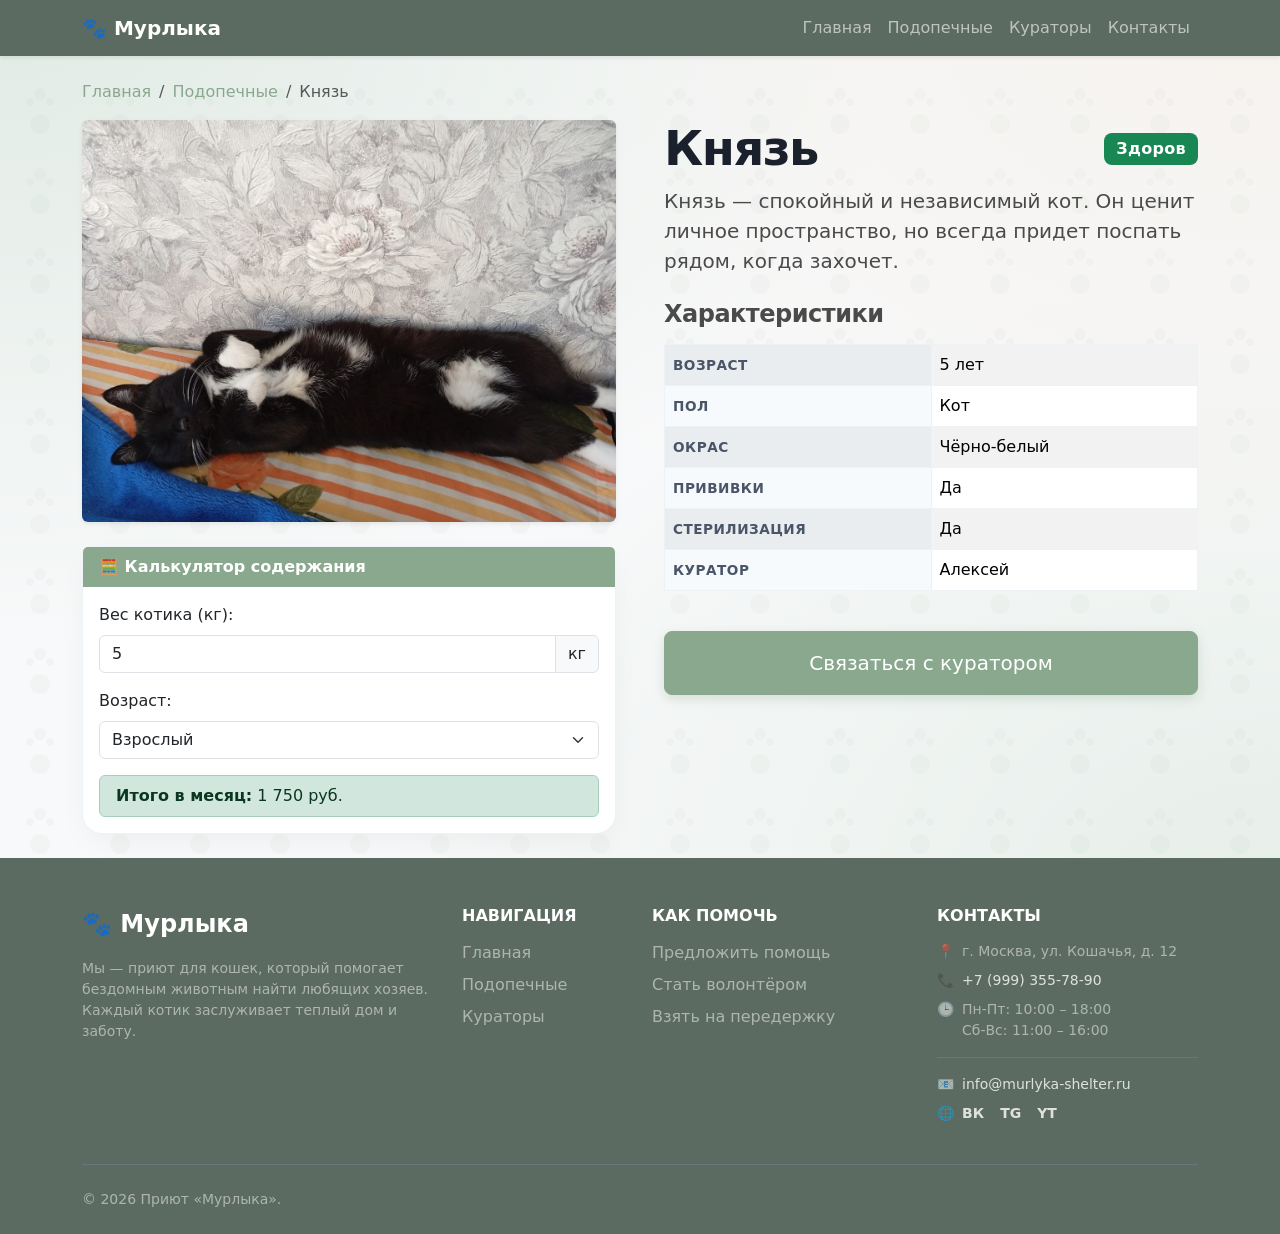
<file: product-knyaz.html>
<!DOCTYPE html>
<html lang="ru">
<head>
  <meta charset="UTF-8">
  <meta name="viewport" content="width=device-width, initial-scale=1.0">
  <title>Князь — Приют «Мурлыка»</title>
  <link rel="stylesheet" href="vendor/bootstrap/css/bootstrap.min.css">
  <link rel="stylesheet" href="css/custom.css">
</head>
<body class="bg-light d-flex flex-column min-vh-100">

  <nav class="navbar navbar-expand-lg navbar-dark bg-dark sticky-top shadow-sm">
    <div class="container">
      <a class="navbar-brand fw-bold" href="index.html">🐾 Мурлыка</a>
      <button class="navbar-toggler" type="button" data-bs-toggle="collapse" data-bs-target="#mainNavbar"><span class="navbar-toggler-icon"></span></button>
      <div class="collapse navbar-collapse" id="mainNavbar">
        <ul class="navbar-nav ms-auto mb-2 mb-lg-0">
          <li class="nav-item"><a class="nav-link" href="index.html">Главная</a></li>
          <li class="nav-item"><a class="nav-link" href="catalog.html">Подопечные</a></li>

          <li class="nav-item"><a class="nav-link" href="curators.html">Кураторы</a></li>
          <li class="nav-item"><a class="nav-link" href="contacts.html">Контакты</a></li>
        </ul>
      </div>
    </div>
  </nav>

  <main class="flex-grow-1">
    <div class="container my-4">
      <nav aria-label="breadcrumb">
        <ol class="breadcrumb">
          <li class="breadcrumb-item"><a href="index.html">Главная</a></li>
          <li class="breadcrumb-item"><a href="catalog.html">Подопечные</a></li>
          <li class="breadcrumb-item active">Князь</li>
        </ol>
      </nav>

      <div class="row g-5">
        <div class="col-lg-6">
          <img src="images/cat-knyaz.jpg" class="img-fluid rounded shadow-sm w-100 mb-4" alt="Князь" style="max-height: 500px; object-fit: cover;">
          
          <div class="card shadow-sm border-0">
            <div class="card-header bg-primary text-white fw-bold">🧮 Калькулятор содержания</div>
            <div class="card-body">
              <div class="mb-3">
                <label for="calcWeight" class="form-label">Вес котика (кг):</label>
                <div class="input-group">
                  <input type="number" class="form-control" id="calcWeight" value="5" min="0.5" step="0.5">
                  <span class="input-group-text">кг</span>
                </div>
              </div>
              <div class="mb-3">
                <label for="calcAge" class="form-label">Возраст:</label>
                <select class="form-select" id="calcAge">
                  <option value="kitten">Котёнок</option>
                  <option value="adult" selected>Взрослый</option>
                  <option value="senior">Пожилой</option>
                </select>
              </div>
              <div class="alert alert-success mb-0 py-2">
                <strong>Итого в месяц:</strong> <span id="calcResult">1500</span> руб.
              </div>
            </div>
          </div>
        </div>

        <div class="col-lg-6">
          <div class="d-flex justify-content-between align-items-center mb-2">
            <h1 class="display-5 fw-bold mb-0">Князь</h1>
            <span class="badge bg-success fs-6">Здоров</span>
          </div>
          <p class="lead mb-4">Князь — спокойный и независимый кот. Он ценит личное пространство, но всегда придет поспать рядом, когда захочет.</p>
          
          <h3 class="h4 mb-3">Характеристики</h3>
          <div class="table-responsive mb-4">
            <table class="table table-striped table-bordered align-middle">
              <tbody>
                <tr><th class="w-50">Возраст</th><td>5 лет</td></tr>
                <tr><th>Пол</th><td>Кот</td></tr>
                <tr><th>Окрас</th><td>Чёрно-белый</td></tr>
                <tr><th>Прививки</th><td>Да</td></tr>
                <tr><th>Стерилизация</th><td>Да</td></tr>
                <tr><th>Куратор</th><td>Алексей</td></tr>
              </tbody>
            </table>
          </div>

         <div class="d-flex mb-5">
  <a href="order.html" class="btn btn-primary btn-lg w-100 shadow-sm py-3 fs-5">Связаться с куратором</a>
</div>
        </div>
      </div>
    </div>
  </main>

  <div class="modal fade" id="askCuratorModal" tabindex="-1" aria-hidden="true">
    <div class="modal-dialog modal-dialog-centered">
      <div class="modal-content">
        <div class="modal-header bg-primary text-white">
          <h5 class="modal-title">Вопрос куратору Алексею (Князь)</h5>
          <button type="button" class="btn-close btn-close-white" data-bs-dismiss="modal"></button>
        </div>
        <div class="modal-body">
          <form>
            <div class="mb-3">
              <label for="modalName" class="form-label">Имя</label>
              <input type="text" class="form-control" id="modalName" required>
            </div>
            <div class="mb-3">
              <label for="modalQuestion" class="form-label">Вопрос</label>
              <textarea class="form-control" id="modalQuestion" rows="3" required></textarea>
            </div>
          </form>
        </div>
        <div class="modal-footer">
          <button type="button" class="btn btn-secondary" data-bs-dismiss="modal">Закрыть</button>
          <button type="button" class="btn btn-primary">Отправить</button>
        </div>
      </div>
    </div>
  </div>

 <!-- Подвал -->
  <footer class="bg-dark text-white pt-5 pb-4 mt-auto">
    <div class="container">
      <div class="row g-4">
        
        <!-- Колонка 1: О приюте -->
        <div class="col-lg-4 col-md-6 mb-4 mb-lg-0">
          <a class="navbar-brand fw-bold text-white fs-4 mb-3 d-block text-decoration-none" href="index.html">🐾 Мурлыка</a>
          <p class="text-white-50 small mb-3">
            Мы — приют для кошек, который помогает бездомным животным найти любящих хозяев. 
            Каждый котик заслуживает теплый дом и заботу.
          </p>
        </div>

        <!-- Колонка 2: Навигация -->
        <div class="col-lg-2 col-md-6 mb-4 mb-lg-0">
          <h5 class="text-white mb-3 fs-6 text-uppercase fw-bold">Навигация</h5>
          <ul class="list-unstyled">
            <li class="mb-2"><a href="index.html" class="text-white-50 text-decoration-none hover-white">Главная</a></li>
            <li class="mb-2"><a href="catalog.html" class="text-white-50 text-decoration-none hover-white">Подопечные</a></li>
            <li class="mb-2"><a href="curators.html" class="text-white-50 text-decoration-none hover-white">Кураторы</a></li>
            <!-- Ссылку на Контакты убрали из этой колонки -->
          </ul>
        </div>

        <!-- Колонка 3: Как помочь -->
        <div class="col-lg-3 col-md-6 mb-4 mb-lg-0">
          <h5 class="text-white mb-3 fs-6 text-uppercase fw-bold">Как помочь</h5>
          <ul class="list-unstyled">
            <li class="mb-2"><a href="order.html" class="text-white-50 text-decoration-none hover-white">Предложить помощь</a></li>
            <li class="mb-2"><a href="order.html" class="text-white-50 text-decoration-none hover-white">Стать волонтёром</a></li>
            <li class="mb-2"><a href="order.html" class="text-white-50 text-decoration-none hover-white">Взять на передержку</a></li>
            <!-- Ссылку на FAQ убрали из этой колонки -->
          </ul>
        </div>

        <!-- Колонка 4: Контакты (Обновленная) -->
        <div class="col-lg-3 col-md-6 mb-4 mb-lg-0">
          <h5 class="text-white mb-3 fs-6 text-uppercase fw-bold">Контакты</h5>
           <ul class="list-unstyled text-white-50 small">
            <!-- Адрес -->
            <li class="mb-2 d-flex">
              <span class="me-2">📍</span>
              <span>г. Москва, ул. Кошачья, д. 12</span>
            </li>
            
            <!-- Телефон -->
            <li class="mb-2 d-flex">
              <span class="me-2">📞</span>
              <a href="tel:+71234567890" class="text-white-50 text-decoration-none hover-white">+7 (999) 355-78-90</a>
            </li>

            <!-- Время работы (теперь сразу после телефона) -->
            <li class="mb-3 d-flex">
              <span class="me-2">🕒</span>
              <span>Пн-Пт: 10:00 – 18:00<br>Сб-Вс: 11:00 – 16:00</span>
            </li>

            <!-- Почта (теперь ниже времени) -->
            <li class="mb-2 d-flex border-top border-secondary pt-3">
              <span class="me-2">📧</span>
              <a href="mailto:info@murlyka-shelter.ru" class="text-white-50 text-decoration-none hover-white">info@murlyka-shelter.ru</a>
            </li>

            <!-- Соцсети (под почтой) -->
            <li class="d-flex align-items-center">
              <span class="me-2">🌐</span>
              <div class="d-flex gap-3">
                <a href="#" class="text-white text-decoration-none hover-white fw-bold" aria-label="ВКонтакте">ВК</a>
                <a href="#" class="text-white text-decoration-none hover-white fw-bold" aria-label="Telegram">TG</a>
                <a href="#" class="text-white text-decoration-none hover-white fw-bold" aria-label="YouTube">YT</a>
              </div>
            </li>
          </ul>
        </div>

      </div>

      <!-- Нижняя полоса (Копирайт) -->
      <div class="border-top border-secondary mt-4 pt-4 text-center text-md-start">
        <div class="row align-items-center">
          <div class="col-md-6 mb-2 mb-md-0">
            <p class="text-white-50 small mb-0">&copy; 2026 Приют «Мурлыка».</p>
          </div>
          
        </div>
      </div>
    </div>
  </footer>

  <script src="vendor/bootstrap/js/bootstrap.bundle.min.js"></script>
  <script src="js/main.js"></script>
</body>
</html>
</file>
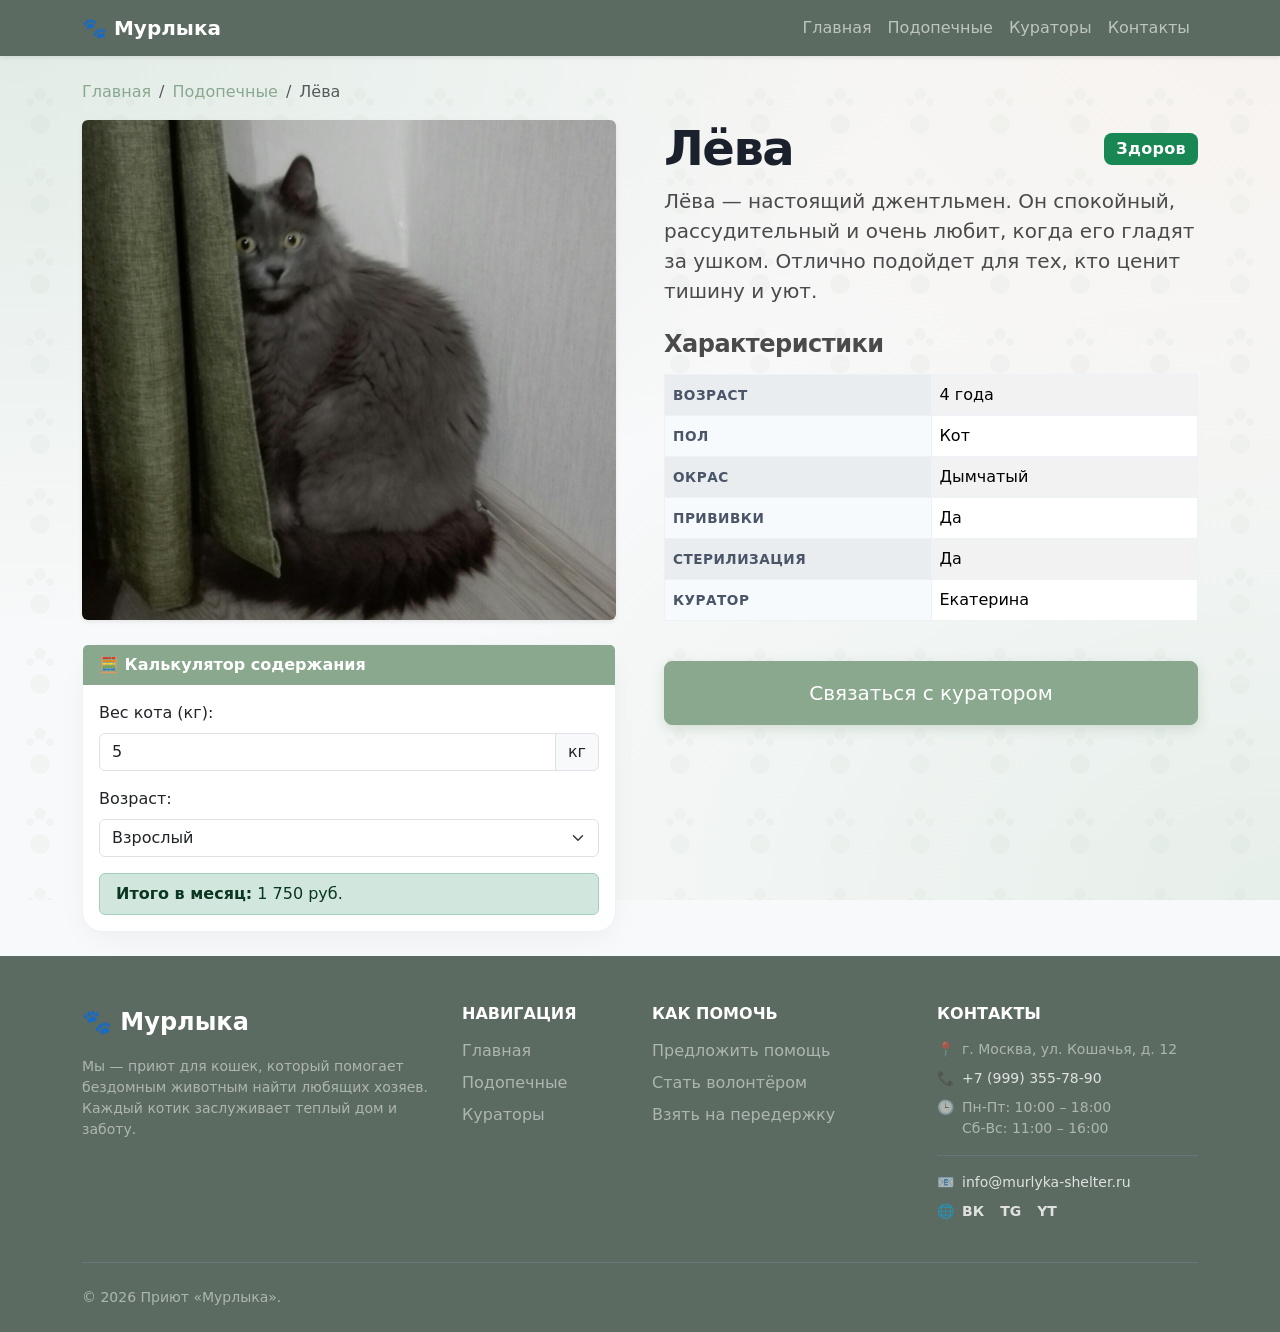
<file: product-leva.html>
<!DOCTYPE html>
<html lang="ru">
<head>
  <meta charset="UTF-8">
  <meta name="viewport" content="width=device-width, initial-scale=1.0">
  <title>Лёва — Приют «Мурлыка»</title>
  <link rel="stylesheet" href="vendor/bootstrap/css/bootstrap.min.css">
  <link rel="stylesheet" href="css/custom.css">
</head>
<body class="bg-light d-flex flex-column min-vh-100">

  <nav class="navbar navbar-expand-lg navbar-dark bg-dark sticky-top shadow-sm">
    <div class="container">
      <a class="navbar-brand fw-bold" href="index.html">🐾 Мурлыка</a>
      <button class="navbar-toggler" type="button" data-bs-toggle="collapse" data-bs-target="#mainNavbar"><span class="navbar-toggler-icon"></span></button>
      <div class="collapse navbar-collapse" id="mainNavbar">
        <ul class="navbar-nav ms-auto mb-2 mb-lg-0">
          <li class="nav-item"><a class="nav-link" href="index.html">Главная</a></li>
          <li class="nav-item"><a class="nav-link" href="catalog.html">Подопечные</a></li>

          <li class="nav-item"><a class="nav-link" href="curators.html">Кураторы</a></li>
          <li class="nav-item"><a class="nav-link" href="contacts.html">Контакты</a></li>
        </ul>
      </div>
    </div>
  </nav>

  <main class="flex-grow-1">
    <div class="container my-4">
      <nav aria-label="breadcrumb">
        <ol class="breadcrumb">
          <li class="breadcrumb-item"><a href="index.html">Главная</a></li>
          <li class="breadcrumb-item"><a href="catalog.html">Подопечные</a></li>
          <li class="breadcrumb-item active">Лёва</li>
        </ol>
      </nav>

      <div class="row g-5">
        <div class="col-lg-6">
          <img src="images/cat-leva.jpg" class="img-fluid rounded shadow-sm w-100 mb-4" alt="Кот Лёва" style="max-height: 500px; object-fit: cover;">
          
          <div class="card shadow-sm border-0">
            <div class="card-header bg-primary text-white fw-bold">🧮 Калькулятор содержания</div>
            <div class="card-body">
              <div class="mb-3">
                <label for="calcWeight" class="form-label">Вес кота (кг):</label>
                <div class="input-group">
                  <input type="number" class="form-control" id="calcWeight" value="5" min="0.5" step="0.5">
                  <span class="input-group-text">кг</span>
                </div>
              </div>
              <div class="mb-3">
                <label for="calcAge" class="form-label">Возраст:</label>
                <select class="form-select" id="calcAge">
                  <option value="kitten">Котёнок</option>
                  <option value="adult" selected>Взрослый</option>
                  <option value="senior">Пожилой</option>
                </select>
              </div>
              <div class="alert alert-success mb-0 py-2">
                <strong>Итого в месяц:</strong> <span id="calcResult">1500</span> руб.
              </div>
            </div>
          </div>
        </div>

        <div class="col-lg-6">
          <div class="d-flex justify-content-between align-items-center mb-2">
            <h1 class="display-5 fw-bold mb-0">Лёва</h1>
            <span class="badge bg-success fs-6">Здоров</span>
          </div>
          <p class="lead mb-4">Лёва — настоящий джентльмен. Он спокойный, рассудительный и очень любит, когда его гладят за ушком. Отлично подойдет для тех, кто ценит тишину и уют.</p>
          
          <h3 class="h4 mb-3">Характеристики</h3>
          <div class="table-responsive mb-4">
            <table class="table table-striped table-bordered align-middle">
              <tbody>
                <tr><th class="w-50">Возраст</th><td>4 года</td></tr>
                <tr><th>Пол</th><td>Кот</td></tr>
                <tr><th>Окрас</th><td>Дымчатый</td></tr>
                <tr><th>Прививки</th><td>Да</td></tr>
                <tr><th>Стерилизация</th><td>Да</td></tr>
                <tr><th>Куратор</th><td>Екатерина</td></tr>
              </tbody>
            </table>
          </div>

          <div class="d-flex mb-5">
  <a href="order.html" class="btn btn-primary btn-lg w-100 shadow-sm py-3 fs-5">Связаться с куратором</a>
</div>
        </div>
      </div>
    </div>
  </main>

  <div class="modal fade" id="askCuratorModal" tabindex="-1" aria-hidden="true">
    <div class="modal-dialog modal-dialog-centered">
      <div class="modal-content">
        <div class="modal-header bg-primary text-white">
          <h5 class="modal-title">Вопрос куратору Екатерине (Лёва)</h5>
          <button type="button" class="btn-close btn-close-white" data-bs-dismiss="modal"></button>
        </div>
        <div class="modal-body">
          <form>
            <div class="mb-3">
              <label for="modalName" class="form-label">Имя</label>
              <input type="text" class="form-control" id="modalName" required>
            </div>
            <div class="mb-3">
              <label for="modalQuestion" class="form-label">Вопрос</label>
              <textarea class="form-control" id="modalQuestion" rows="3" required></textarea>
            </div>
          </form>
        </div>
        <div class="modal-footer">
          <button type="button" class="btn btn-secondary" data-bs-dismiss="modal">Закрыть</button>
          <button type="button" class="btn btn-primary">Отправить</button>
        </div>
      </div>
    </div>
  </div>

 <!-- Подвал -->
  <footer class="bg-dark text-white pt-5 pb-4 mt-auto">
    <div class="container">
      <div class="row g-4">
        
        <!-- Колонка 1: О приюте -->
        <div class="col-lg-4 col-md-6 mb-4 mb-lg-0">
          <a class="navbar-brand fw-bold text-white fs-4 mb-3 d-block text-decoration-none" href="index.html">🐾 Мурлыка</a>
          <p class="text-white-50 small mb-3">
            Мы — приют для кошек, который помогает бездомным животным найти любящих хозяев. 
            Каждый котик заслуживает теплый дом и заботу.
          </p>
        </div>

        <!-- Колонка 2: Навигация -->
        <div class="col-lg-2 col-md-6 mb-4 mb-lg-0">
          <h5 class="text-white mb-3 fs-6 text-uppercase fw-bold">Навигация</h5>
          <ul class="list-unstyled">
            <li class="mb-2"><a href="index.html" class="text-white-50 text-decoration-none hover-white">Главная</a></li>
            <li class="mb-2"><a href="catalog.html" class="text-white-50 text-decoration-none hover-white">Подопечные</a></li>
            <li class="mb-2"><a href="curators.html" class="text-white-50 text-decoration-none hover-white">Кураторы</a></li>
            <!-- Ссылку на Контакты убрали из этой колонки -->
          </ul>
        </div>

        <!-- Колонка 3: Как помочь -->
        <div class="col-lg-3 col-md-6 mb-4 mb-lg-0">
          <h5 class="text-white mb-3 fs-6 text-uppercase fw-bold">Как помочь</h5>
          <ul class="list-unstyled">
            <li class="mb-2"><a href="order.html" class="text-white-50 text-decoration-none hover-white">Предложить помощь</a></li>
            <li class="mb-2"><a href="order.html" class="text-white-50 text-decoration-none hover-white">Стать волонтёром</a></li>
            <li class="mb-2"><a href="order.html" class="text-white-50 text-decoration-none hover-white">Взять на передержку</a></li>
            <!-- Ссылку на FAQ убрали из этой колонки -->
          </ul>
        </div>

        <!-- Колонка 4: Контакты (Обновленная) -->
        <div class="col-lg-3 col-md-6 mb-4 mb-lg-0">
          <h5 class="text-white mb-3 fs-6 text-uppercase fw-bold">Контакты</h5>
          <ul class="list-unstyled text-white-50 small">
            <!-- Адрес -->
            <li class="mb-2 d-flex">
              <span class="me-2">📍</span>
              <span>г. Москва, ул. Кошачья, д. 12</span>
            </li>
            
            <!-- Телефон -->
            <li class="mb-2 d-flex">
              <span class="me-2">📞</span>
              <a href="tel:+71234567890" class="text-white-50 text-decoration-none hover-white">+7 (999) 355-78-90</a>
            </li>

            <!-- Время работы (теперь сразу после телефона) -->
            <li class="mb-3 d-flex">
              <span class="me-2">🕒</span>
              <span>Пн-Пт: 10:00 – 18:00<br>Сб-Вс: 11:00 – 16:00</span>
            </li>

            <!-- Почта (теперь ниже времени) -->
            <li class="mb-2 d-flex border-top border-secondary pt-3">
              <span class="me-2">📧</span>
              <a href="mailto:info@murlyka-shelter.ru" class="text-white-50 text-decoration-none hover-white">info@murlyka-shelter.ru</a>
            </li>

            <!-- Соцсети (под почтой) -->
            <li class="d-flex align-items-center">
              <span class="me-2">🌐</span>
              <div class="d-flex gap-3">
                <a href="#" class="text-white text-decoration-none hover-white fw-bold" aria-label="ВКонтакте">ВК</a>
                <a href="#" class="text-white text-decoration-none hover-white fw-bold" aria-label="Telegram">TG</a>
                <a href="#" class="text-white text-decoration-none hover-white fw-bold" aria-label="YouTube">YT</a>
              </div>
            </li>
          </ul>
        </div>

      </div>

      <!-- Нижняя полоса (Копирайт) -->
      <div class="border-top border-secondary mt-4 pt-4 text-center text-md-start">
        <div class="row align-items-center">
          <div class="col-md-6 mb-2 mb-md-0">
            <p class="text-white-50 small mb-0">&copy; 2026 Приют «Мурлыка».</p>
          </div>
          
        </div>
      </div>
    </div>
  </footer>

  <script src="vendor/bootstrap/js/bootstrap.bundle.min.js"></script>
  <script src="js/main.js"></script>
</body>
</html>
</file>
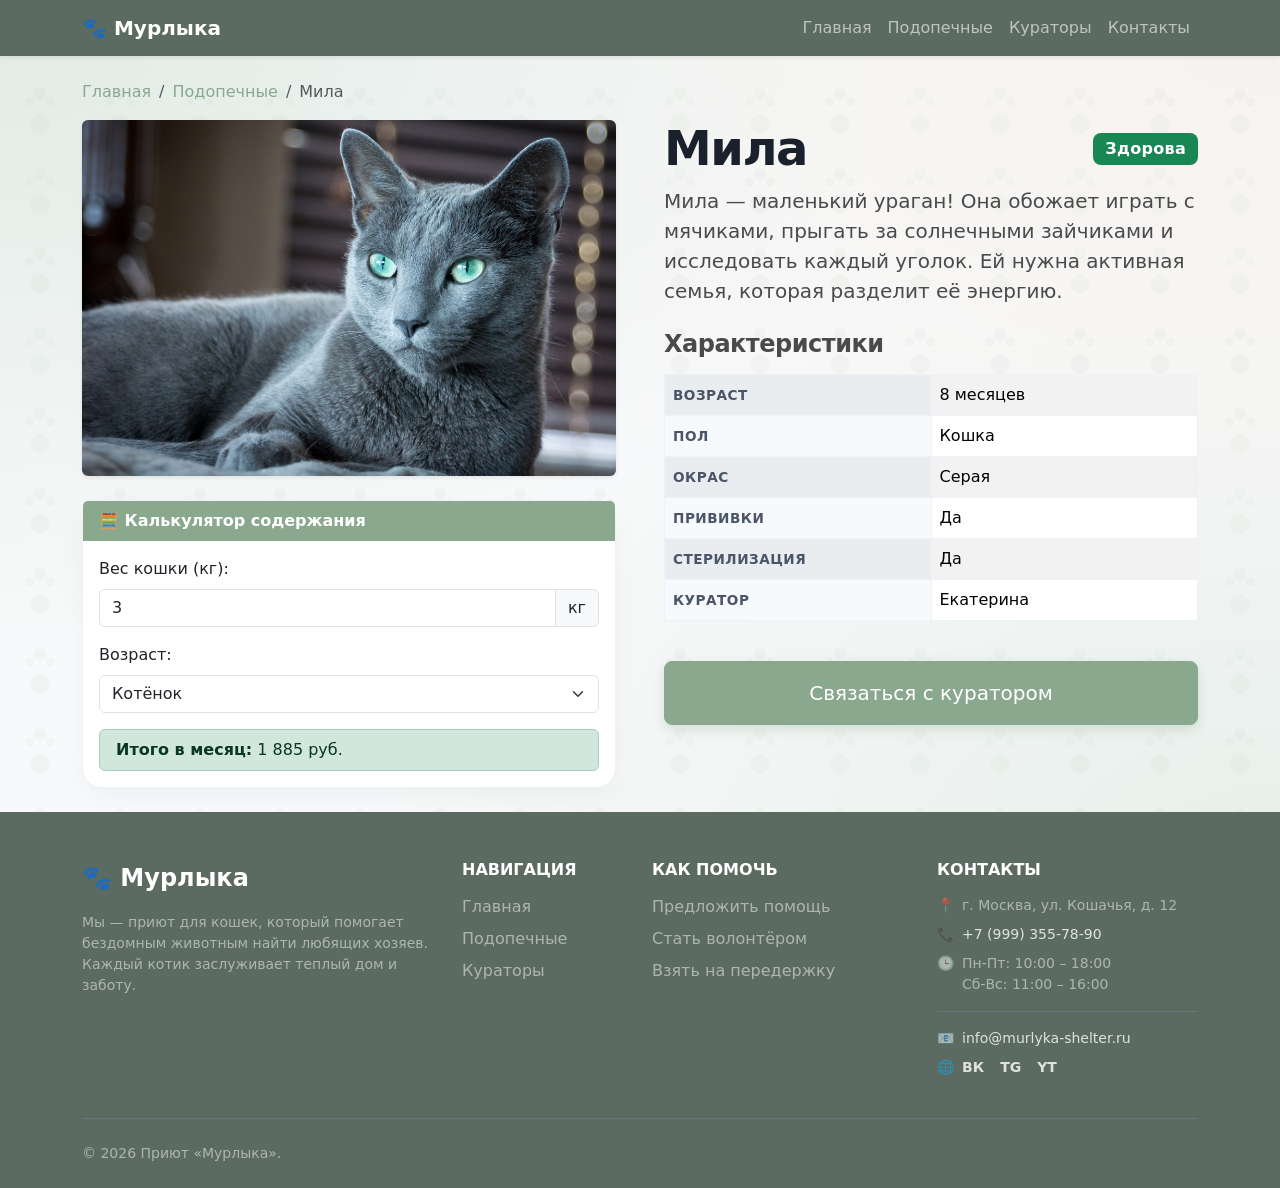
<file: product-mila.html>
<!DOCTYPE html>
<html lang="ru">
<head>
  <meta charset="UTF-8">
  <meta name="viewport" content="width=device-width, initial-scale=1.0">
  <title>Мила — Приют «Мурлыка»</title>
  <link rel="stylesheet" href="vendor/bootstrap/css/bootstrap.min.css">
  <link rel="stylesheet" href="css/custom.css">
</head>
<body class="bg-light d-flex flex-column min-vh-100">

  <nav class="navbar navbar-expand-lg navbar-dark bg-dark sticky-top shadow-sm">
    <div class="container">
      <a class="navbar-brand fw-bold" href="index.html">🐾 Мурлыка</a>
      <button class="navbar-toggler" type="button" data-bs-toggle="collapse" data-bs-target="#mainNavbar"><span class="navbar-toggler-icon"></span></button>
      <div class="collapse navbar-collapse" id="mainNavbar">
        <ul class="navbar-nav ms-auto mb-2 mb-lg-0">
          <li class="nav-item"><a class="nav-link" href="index.html">Главная</a></li>
          <li class="nav-item"><a class="nav-link" href="catalog.html">Подопечные</a></li>
          <li class="nav-item"><a class="nav-link" href="curators.html">Кураторы</a></li>
          <li class="nav-item"><a class="nav-link" href="contacts.html">Контакты</a></li>
        </ul>
      </div>
    </div>
  </nav>

  <main class="flex-grow-1">
    <div class="container my-4">
      <nav aria-label="breadcrumb">
        <ol class="breadcrumb">
          <li class="breadcrumb-item"><a href="index.html">Главная</a></li>
          <li class="breadcrumb-item"><a href="catalog.html">Подопечные</a></li>
          <li class="breadcrumb-item active">Мила</li>
        </ol>
      </nav>

      <div class="row g-5">
        <div class="col-lg-6">
          <img src="images/cat-mila.jpg" class="img-fluid rounded shadow-sm w-100 mb-4" alt="Кошка Мила" style="max-height: 500px; object-fit: cover;">
          
          <div class="card shadow-sm border-0">
            <div class="card-header bg-primary text-white fw-bold">🧮 Калькулятор содержания</div>
            <div class="card-body">
              <div class="mb-3">
                <label for="calcWeight" class="form-label">Вес кошки (кг):</label>
                <div class="input-group">
                  <input type="number" class="form-control" id="calcWeight" value="3" min="0.5" step="0.5">
                  <span class="input-group-text">кг</span>
                </div>
              </div>
              <div class="mb-3">
                <label for="calcAge" class="form-label">Возраст:</label>
                <select class="form-select" id="calcAge">
                  <option value="kitten" selected>Котёнок</option>
                  <option value="adult">Взрослая</option>
                  <option value="senior">Пожилая</option>
                </select>
              </div>
              <div class="alert alert-success mb-0 py-2">
                <strong>Итого в месяц:</strong> <span id="calcResult">1500</span> руб.
              </div>
            </div>
          </div>
        </div>

        <div class="col-lg-6">
          <div class="d-flex justify-content-between align-items-center mb-2">
            <h1 class="display-5 fw-bold mb-0">Мила</h1>
            <span class="badge bg-success fs-6">Здорова</span>
          </div>
          <p class="lead mb-4">Мила — маленький ураган! Она обожает играть с мячиками, прыгать за солнечными зайчиками и исследовать каждый уголок. Ей нужна активная семья, которая разделит её энергию.</p>
          
          <h3 class="h4 mb-3">Характеристики</h3>
          <div class="table-responsive mb-4">
            <table class="table table-striped table-bordered align-middle">
              <tbody>
                <tr><th class="w-50">Возраст</th><td>8 месяцев</td></tr>
                <tr><th>Пол</th><td>Кошка</td></tr>
                <tr><th>Окрас</th><td>Серая</td></tr>
                <tr><th>Прививки</th><td>Да</td></tr>
                <tr><th>Стерилизация</th><td>Да</td></tr>
                <tr><th>Куратор</th><td>Екатерина</td></tr>
              </tbody>
            </table>
          </div>

          <div class="d-flex mb-5">
  <a href="order.html" class="btn btn-primary btn-lg w-100 shadow-sm py-3 fs-5">Связаться с куратором</a>
</div>
        </div>
      </div>
    </div>
  </main>

  <div class="modal fade" id="askCuratorModal" tabindex="-1" aria-hidden="true">
    <div class="modal-dialog modal-dialog-centered">
      <div class="modal-content">
        <div class="modal-header bg-primary text-white">
          <h5 class="modal-title">Вопрос куратору Екатерине (Мила)</h5>
          <button type="button" class="btn-close btn-close-white" data-bs-dismiss="modal"></button>
        </div>
        <div class="modal-body">
          <form>
            <div class="mb-3">
              <label for="modalName" class="form-label">Имя</label>
              <input type="text" class="form-control" id="modalName" required>
            </div>
            <div class="mb-3">
              <label for="modalQuestion" class="form-label">Вопрос</label>
              <textarea class="form-control" id="modalQuestion" rows="3" required></textarea>
            </div>
          </form>
        </div>
        <div class="modal-footer">
          <button type="button" class="btn btn-secondary" data-bs-dismiss="modal">Закрыть</button>
          <button type="button" class="btn btn-primary">Отправить</button>
        </div>
      </div>
    </div>
  </div>

 <!-- Подвал -->
  <footer class="bg-dark text-white pt-5 pb-4 mt-auto">
    <div class="container">
      <div class="row g-4">
        
        <!-- Колонка 1: О приюте -->
        <div class="col-lg-4 col-md-6 mb-4 mb-lg-0">
          <a class="navbar-brand fw-bold text-white fs-4 mb-3 d-block text-decoration-none" href="index.html">🐾 Мурлыка</a>
          <p class="text-white-50 small mb-3">
            Мы — приют для кошек, который помогает бездомным животным найти любящих хозяев. 
            Каждый котик заслуживает теплый дом и заботу.
          </p>
        </div>

        <!-- Колонка 2: Навигация -->
        <div class="col-lg-2 col-md-6 mb-4 mb-lg-0">
          <h5 class="text-white mb-3 fs-6 text-uppercase fw-bold">Навигация</h5>
          <ul class="list-unstyled">
            <li class="mb-2"><a href="index.html" class="text-white-50 text-decoration-none hover-white">Главная</a></li>
            <li class="mb-2"><a href="catalog.html" class="text-white-50 text-decoration-none hover-white">Подопечные</a></li>
            <li class="mb-2"><a href="curators.html" class="text-white-50 text-decoration-none hover-white">Кураторы</a></li>
            <!-- Ссылку на Контакты убрали из этой колонки -->
          </ul>
        </div>

        <!-- Колонка 3: Как помочь -->
        <div class="col-lg-3 col-md-6 mb-4 mb-lg-0">
          <h5 class="text-white mb-3 fs-6 text-uppercase fw-bold">Как помочь</h5>
          <ul class="list-unstyled">
            <li class="mb-2"><a href="order.html" class="text-white-50 text-decoration-none hover-white">Предложить помощь</a></li>
            <li class="mb-2"><a href="order.html" class="text-white-50 text-decoration-none hover-white">Стать волонтёром</a></li>
            <li class="mb-2"><a href="order.html" class="text-white-50 text-decoration-none hover-white">Взять на передержку</a></li>
            <!-- Ссылку на FAQ убрали из этой колонки -->
          </ul>
        </div>

        <!-- Колонка 4: Контакты (Обновленная) -->
        <div class="col-lg-3 col-md-6 mb-4 mb-lg-0">
          <h5 class="text-white mb-3 fs-6 text-uppercase fw-bold">Контакты</h5>
          <ul class="list-unstyled text-white-50 small">
            <!-- Адрес -->
            <li class="mb-2 d-flex">
              <span class="me-2">📍</span>
              <span>г. Москва, ул. Кошачья, д. 12</span>
            </li>
            
            <!-- Телефон -->
            <li class="mb-2 d-flex">
              <span class="me-2">📞</span>
              <a href="tel:+71234567890" class="text-white-50 text-decoration-none hover-white">+7 (999) 355-78-90</a>
            </li>

            <!-- Время работы (теперь сразу после телефона) -->
            <li class="mb-3 d-flex">
              <span class="me-2">🕒</span>
              <span>Пн-Пт: 10:00 – 18:00<br>Сб-Вс: 11:00 – 16:00</span>
            </li>

            <!-- Почта (теперь ниже времени) -->
            <li class="mb-2 d-flex border-top border-secondary pt-3">
              <span class="me-2">📧</span>
              <a href="mailto:info@murlyka-shelter.ru" class="text-white-50 text-decoration-none hover-white">info@murlyka-shelter.ru</a>
            </li>

            <!-- Соцсети (под почтой) -->
            <li class="d-flex align-items-center">
              <span class="me-2">🌐</span>
              <div class="d-flex gap-3">
                <a href="#" class="text-white text-decoration-none hover-white fw-bold" aria-label="ВКонтакте">ВК</a>
                <a href="#" class="text-white text-decoration-none hover-white fw-bold" aria-label="Telegram">TG</a>
                <a href="#" class="text-white text-decoration-none hover-white fw-bold" aria-label="YouTube">YT</a>
              </div>
            </li>
          </ul>
        </div>

      </div>

      <!-- Нижняя полоса (Копирайт) -->
      <div class="border-top border-secondary mt-4 pt-4 text-center text-md-start">
        <div class="row align-items-center">
          <div class="col-md-6 mb-2 mb-md-0">
            <p class="text-white-50 small mb-0">&copy; 2026 Приют «Мурлыка».</p>
          </div>
          
        </div>
      </div>
    </div>
  </footer>
  
  <script src="vendor/bootstrap/js/bootstrap.bundle.min.js"></script>
  <script src="js/main.js"></script>
</body>
</html>
</file>
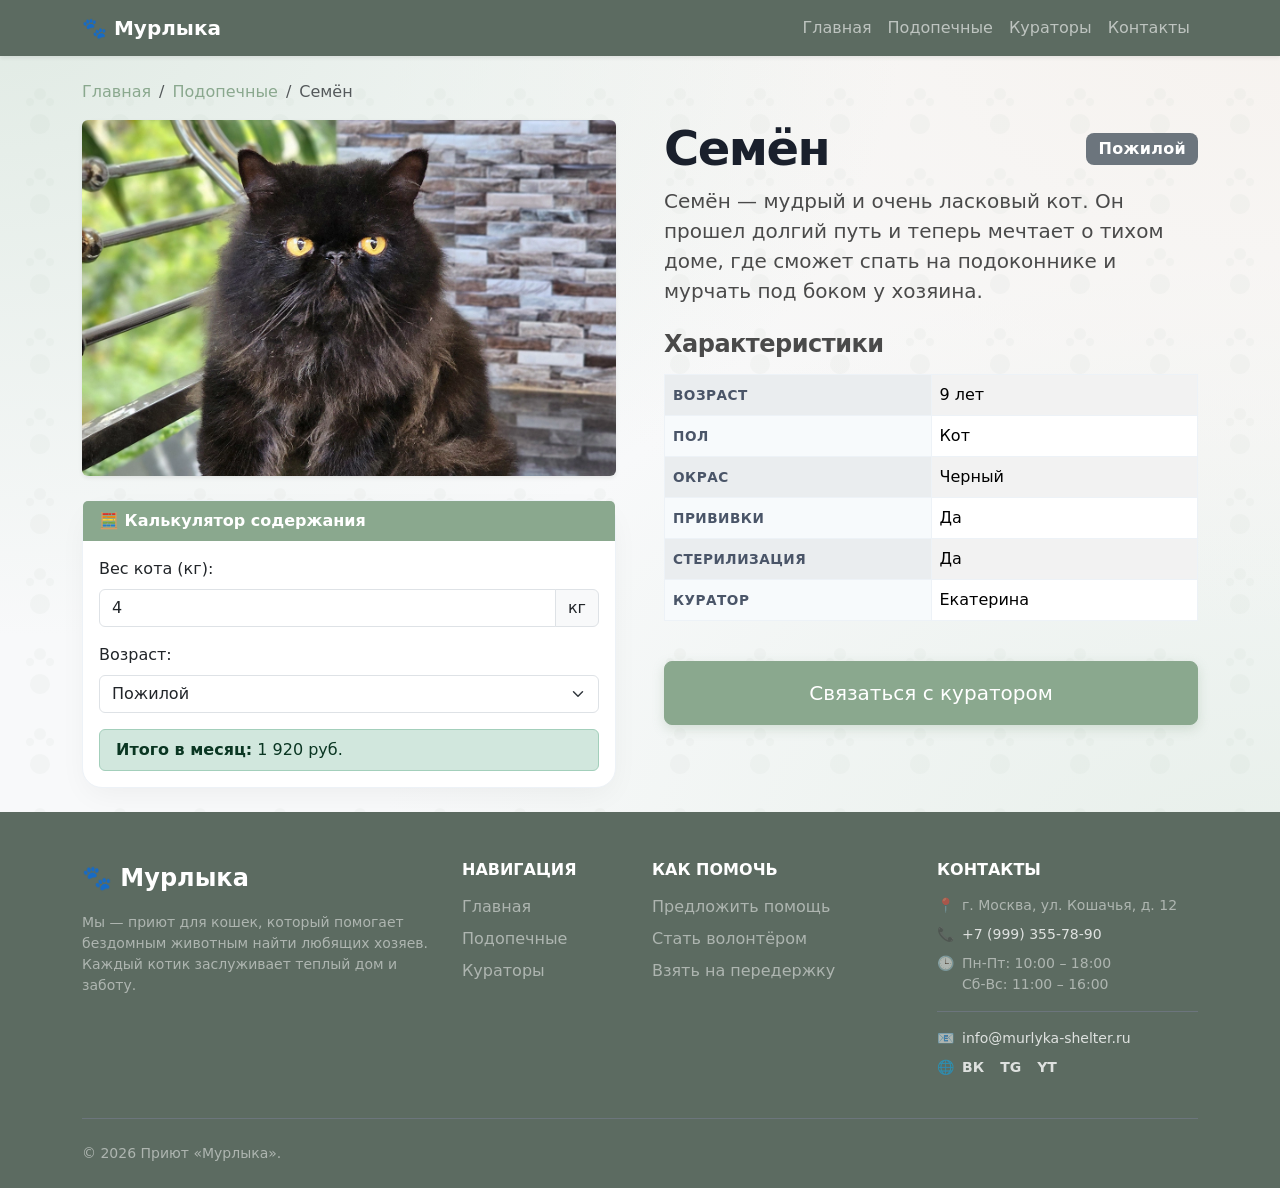
<file: product-semen.html>
<!DOCTYPE html>
<html lang="ru">
<head>
  <meta charset="UTF-8">
  <meta name="viewport" content="width=device-width, initial-scale=1.0">
  <title>Семён — Приют «Мурлыка»</title>
  <link rel="stylesheet" href="vendor/bootstrap/css/bootstrap.min.css">
  <link rel="stylesheet" href="css/custom.css">
</head>
<body class="bg-light d-flex flex-column min-vh-100">

  <nav class="navbar navbar-expand-lg navbar-dark bg-dark sticky-top shadow-sm">
    <div class="container">
      <a class="navbar-brand fw-bold" href="index.html">🐾 Мурлыка</a>
      <button class="navbar-toggler" type="button" data-bs-toggle="collapse" data-bs-target="#mainNavbar"><span class="navbar-toggler-icon"></span></button>
      <div class="collapse navbar-collapse" id="mainNavbar">
        <ul class="navbar-nav ms-auto mb-2 mb-lg-0">
          <li class="nav-item"><a class="nav-link" href="index.html">Главная</a></li>
          <li class="nav-item"><a class="nav-link" href="catalog.html">Подопечные</a></li>
          <li class="nav-item"><a class="nav-link" href="curators.html">Кураторы</a></li>
          <li class="nav-item"><a class="nav-link" href="contacts.html">Контакты</a></li>
        </ul>
      </div>
    </div>
  </nav>

  <main class="flex-grow-1">
    <div class="container my-4">
      <nav aria-label="breadcrumb">
        <ol class="breadcrumb">
          <li class="breadcrumb-item"><a href="index.html">Главная</a></li>
          <li class="breadcrumb-item"><a href="catalog.html">Подопечные</a></li>
          <li class="breadcrumb-item active">Семён</li>
        </ol>
      </nav>

      <div class="row g-5">
        <div class="col-lg-6">
          <img src="images/cat-semen.webp" class="img-fluid rounded shadow-sm w-100 mb-4" alt="Кот Семён" style="max-height: 500px; object-fit: cover;">
          
          <div class="card shadow-sm border-0">
            <div class="card-header bg-primary text-white fw-bold">🧮 Калькулятор содержания</div>
            <div class="card-body">
              <div class="mb-3">
                <label for="calcWeight" class="form-label">Вес кота (кг):</label>
                <div class="input-group">
                  <input type="number" class="form-control" id="calcWeight" value="4" min="0.5" step="0.5">
                  <span class="input-group-text">кг</span>
                </div>
              </div>
              <div class="mb-3">
                <label for="calcAge" class="form-label">Возраст:</label>
                <select class="form-select" id="calcAge">
                  <option value="kitten">Котёнок</option>
                  <option value="adult">Взрослый</option>
                  <option value="senior" selected>Пожилой</option>
                </select>
              </div>
              <div class="alert alert-success mb-0 py-2">
                <strong>Итого в месяц:</strong> <span id="calcResult">1500</span> руб.
              </div>
            </div>
          </div>
        </div>

        <div class="col-lg-6">
          <div class="d-flex justify-content-between align-items-center mb-2">
            <h1 class="display-5 fw-bold mb-0">Семён</h1>
            <span class="badge bg-secondary fs-6">Пожилой</span>
          </div>
          <p class="lead mb-4">Семён — мудрый и очень ласковый кот. Он прошел долгий путь и теперь мечтает о тихом доме, где сможет спать на подоконнике и мурчать под боком у хозяина.</p>
          
          <h3 class="h4 mb-3">Характеристики</h3>
          <div class="table-responsive mb-4">
            <table class="table table-striped table-bordered align-middle">
              <tbody>
                <tr><th class="w-50">Возраст</th><td>9 лет</td></tr>
                <tr><th>Пол</th><td>Кот</td></tr>
                <tr><th>Окрас</th><td>Черный</td></tr>
                <tr><th>Прививки</th><td>Да</td></tr>
                <tr><th>Стерилизация</th><td>Да</td></tr>
                <tr><th>Куратор</th><td>Екатерина</td></tr>
              </tbody>
            </table>
          </div>

         <div class="d-flex mb-5">
  <a href="order.html" class="btn btn-primary btn-lg w-100 shadow-sm py-3 fs-5">Связаться с куратором</a>
</div>
        </div>
      </div>
    </div>
  </main>

  <div class="modal fade" id="askCuratorModal" tabindex="-1" aria-hidden="true">
    <div class="modal-dialog modal-dialog-centered">
      <div class="modal-content">
        <div class="modal-header bg-primary text-white">
          <h5 class="modal-title">Вопрос куратору Екатерине (Семён)</h5>
          <button type="button" class="btn-close btn-close-white" data-bs-dismiss="modal"></button>
        </div>
        <div class="modal-body">
          <form>
            <div class="mb-3">
              <label for="modalName" class="form-label">Имя</label>
              <input type="text" class="form-control" id="modalName" required>
            </div>
            <div class="mb-3">
              <label for="modalQuestion" class="form-label">Вопрос</label>
              <textarea class="form-control" id="modalQuestion" rows="3" required></textarea>
            </div>
          </form>
        </div>
        <div class="modal-footer">
          <button type="button" class="btn btn-secondary" data-bs-dismiss="modal">Закрыть</button>
          <button type="button" class="btn btn-primary">Отправить</button>
        </div>
      </div>
    </div>
  </div>

 <!-- Подвал -->
  <footer class="bg-dark text-white pt-5 pb-4 mt-auto">
    <div class="container">
      <div class="row g-4">
        
        <!-- Колонка 1: О приюте -->
        <div class="col-lg-4 col-md-6 mb-4 mb-lg-0">
          <a class="navbar-brand fw-bold text-white fs-4 mb-3 d-block text-decoration-none" href="index.html">🐾 Мурлыка</a>
          <p class="text-white-50 small mb-3">
            Мы — приют для кошек, который помогает бездомным животным найти любящих хозяев. 
            Каждый котик заслуживает теплый дом и заботу.
          </p>
        </div>

        <!-- Колонка 2: Навигация -->
        <div class="col-lg-2 col-md-6 mb-4 mb-lg-0">
          <h5 class="text-white mb-3 fs-6 text-uppercase fw-bold">Навигация</h5>
          <ul class="list-unstyled">
            <li class="mb-2"><a href="index.html" class="text-white-50 text-decoration-none hover-white">Главная</a></li>
            <li class="mb-2"><a href="catalog.html" class="text-white-50 text-decoration-none hover-white">Подопечные</a></li>
            <li class="mb-2"><a href="curators.html" class="text-white-50 text-decoration-none hover-white">Кураторы</a></li>
            <!-- Ссылку на Контакты убрали из этой колонки -->
          </ul>
        </div>

        <!-- Колонка 3: Как помочь -->
        <div class="col-lg-3 col-md-6 mb-4 mb-lg-0">
          <h5 class="text-white mb-3 fs-6 text-uppercase fw-bold">Как помочь</h5>
          <ul class="list-unstyled">
            <li class="mb-2"><a href="order.html" class="text-white-50 text-decoration-none hover-white">Предложить помощь</a></li>
            <li class="mb-2"><a href="order.html" class="text-white-50 text-decoration-none hover-white">Стать волонтёром</a></li>
            <li class="mb-2"><a href="order.html" class="text-white-50 text-decoration-none hover-white">Взять на передержку</a></li>
            <!-- Ссылку на FAQ убрали из этой колонки -->
          </ul>
        </div>

        <!-- Колонка 4: Контакты (Обновленная) -->
        <div class="col-lg-3 col-md-6 mb-4 mb-lg-0">
          <h5 class="text-white mb-3 fs-6 text-uppercase fw-bold">Контакты</h5>
           <ul class="list-unstyled text-white-50 small">
            <!-- Адрес -->
            <li class="mb-2 d-flex">
              <span class="me-2">📍</span>
              <span>г. Москва, ул. Кошачья, д. 12</span>
            </li>
            
            <!-- Телефон -->
            <li class="mb-2 d-flex">
              <span class="me-2">📞</span>
              <a href="tel:+71234567890" class="text-white-50 text-decoration-none hover-white">+7 (999) 355-78-90</a>
            </li>

            <!-- Время работы (теперь сразу после телефона) -->
            <li class="mb-3 d-flex">
              <span class="me-2">🕒</span>
              <span>Пн-Пт: 10:00 – 18:00<br>Сб-Вс: 11:00 – 16:00</span>
            </li>

            <!-- Почта (теперь ниже времени) -->
            <li class="mb-2 d-flex border-top border-secondary pt-3">
              <span class="me-2">📧</span>
              <a href="mailto:info@murlyka-shelter.ru" class="text-white-50 text-decoration-none hover-white">info@murlyka-shelter.ru</a>
            </li>

            <!-- Соцсети (под почтой) -->
            <li class="d-flex align-items-center">
              <span class="me-2">🌐</span>
              <div class="d-flex gap-3">
                <a href="#" class="text-white text-decoration-none hover-white fw-bold" aria-label="ВКонтакте">ВК</a>
                <a href="#" class="text-white text-decoration-none hover-white fw-bold" aria-label="Telegram">TG</a>
                <a href="#" class="text-white text-decoration-none hover-white fw-bold" aria-label="YouTube">YT</a>
              </div>
            </li>
          </ul>
        </div>

      </div>

      <!-- Нижняя полоса (Копирайт) -->
      <div class="border-top border-secondary mt-4 pt-4 text-center text-md-start">
        <div class="row align-items-center">
          <div class="col-md-6 mb-2 mb-md-0">
            <p class="text-white-50 small mb-0">&copy; 2026 Приют «Мурлыка».</p>
          </div>
          
        </div>
      </div>
    </div>
  </footer>

  <script src="vendor/bootstrap/js/bootstrap.bundle.min.js"></script>
  <script src="js/main.js"></script>
</body>
</html>
</file>
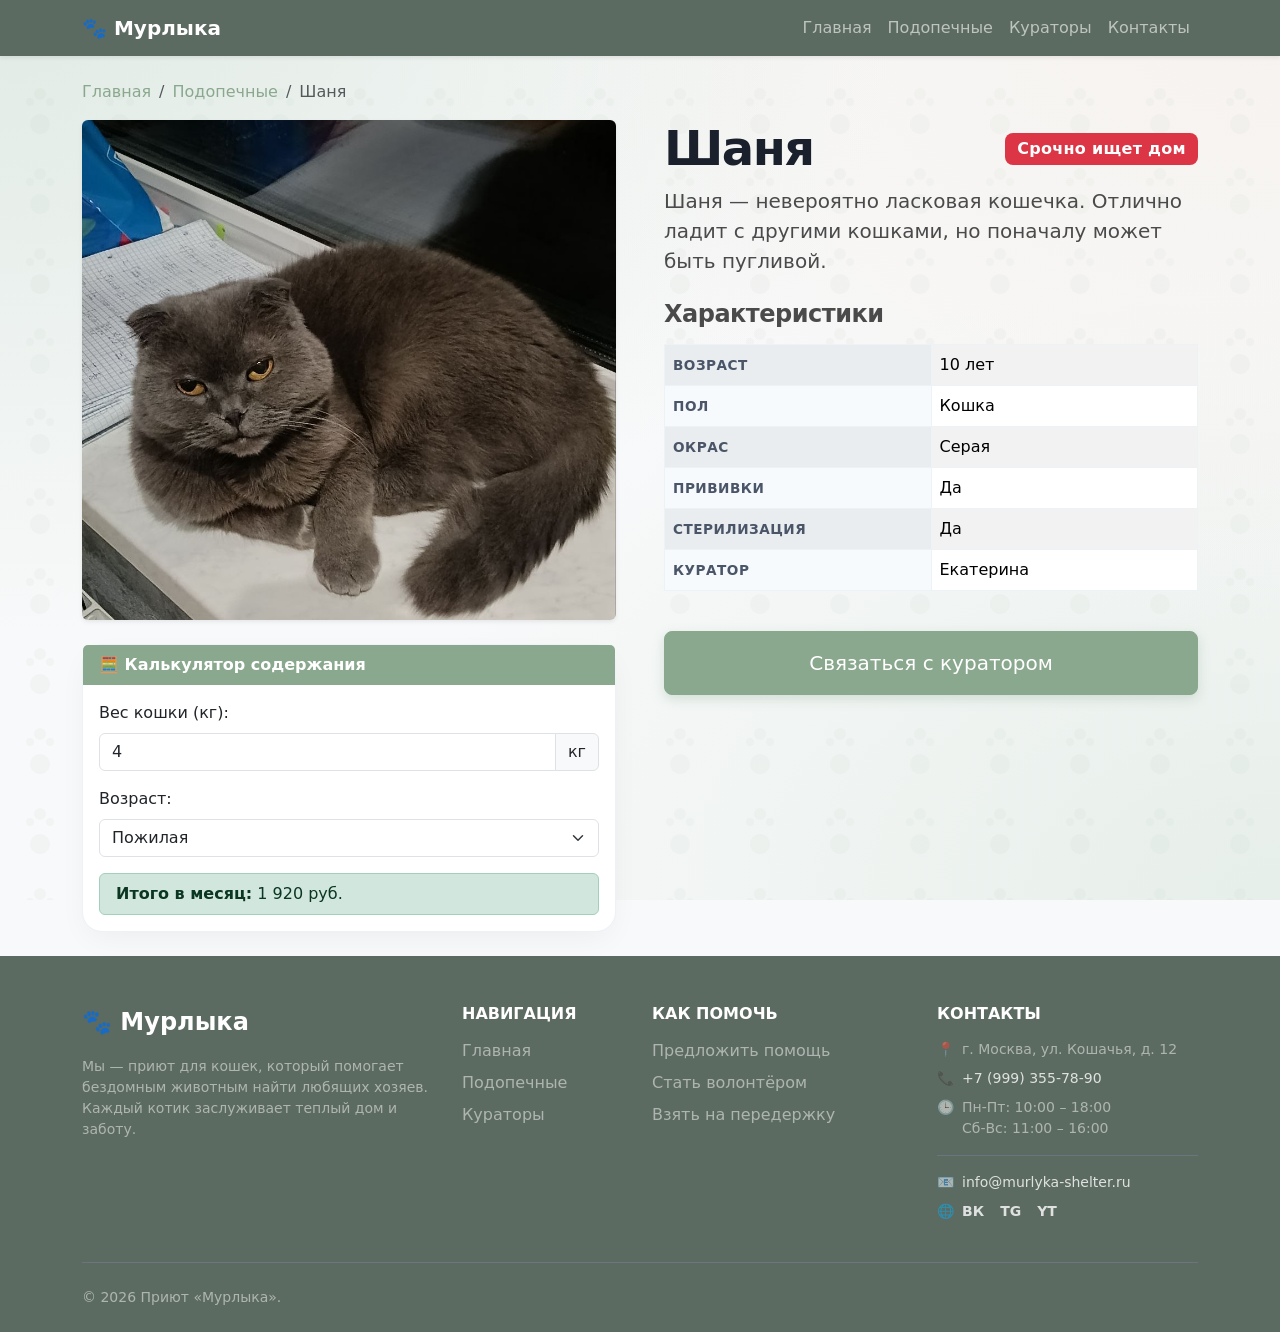
<file: product-shanya.html>
<!DOCTYPE html>
<html lang="ru">
<head>
  <meta charset="UTF-8">
  <meta name="viewport" content="width=device-width, initial-scale=1.0">
  <title>Шаня — Приют «Мурлыка»</title>
  <link rel="stylesheet" href="vendor/bootstrap/css/bootstrap.min.css">
  <link rel="stylesheet" href="css/custom.css">
</head>
<body class="bg-light d-flex flex-column min-vh-100">

  <!-- Навигация (копируем с главной) -->
  <nav class="navbar navbar-expand-lg navbar-dark bg-dark sticky-top shadow-sm">
    <div class="container">
      <a class="navbar-brand fw-bold" href="index.html">🐾 Мурлыка</a>
      <button class="navbar-toggler" type="button" data-bs-toggle="collapse" data-bs-target="#mainNavbar"><span class="navbar-toggler-icon"></span></button>
      <div class="collapse navbar-collapse" id="mainNavbar">
        <ul class="navbar-nav ms-auto mb-2 mb-lg-0">
          <li class="nav-item"><a class="nav-link" href="index.html">Главная</a></li>
          <li class="nav-item"><a class="nav-link" href="catalog.html">Подопечные</a></li>
          <li class="nav-item"><a class="nav-link" href="curators.html">Кураторы</a></li>
          <li class="nav-item"><a class="nav-link" href="contacts.html">Контакты</a></li>
        </ul>
      </div>
    </div>
  </nav>

  <main class="flex-grow-1">
    <div class="container my-4">
      <nav aria-label="breadcrumb">
        <ol class="breadcrumb">
          <li class="breadcrumb-item"><a href="index.html">Главная</a></li>
          <li class="breadcrumb-item"><a href="catalog.html">Подопечные</a></li>
          <li class="breadcrumb-item active">Шаня</li>
        </ol>
      </nav>

      <div class="row g-5">
        <!-- ЛЕВАЯ КОЛОНКА: Фото и Калькулятор -->
        <div class="col-lg-6">
          <img src="images/cat-shanya.jpg" class="img-fluid rounded shadow-sm w-100 mb-4" alt="Шаня" style="max-height: 500px; object-fit: cover;">
          
          <div class="card shadow-sm border-0">
            <div class="card-header bg-primary text-white fw-bold">🧮 Калькулятор содержания</div>
            <div class="card-body">
              <div class="mb-3">
                <label for="calcWeight" class="form-label">Вес кошки (кг):</label>
                <div class="input-group">
                  <!-- Для Шани ставим вес 4 кг по умолчанию -->
                  <input type="number" class="form-control" id="calcWeight" value="4" min="0.5" step="0.5">
                  <span class="input-group-text">кг</span>
                </div>
              </div>
              <div class="mb-3">
                <label for="calcAge" class="form-label">Возраст:</label>
                <select class="form-select" id="calcAge">
                  <option value="kitten">Котёнок</option>
                  <!-- Для Шани выбираем "Пожилая" по умолчанию, так как ей 10 лет -->
                  <option value="senior" selected>Пожилая</option>
                </select>
              </div>
              <div class="alert alert-success mb-0 py-2">
                <strong>Итого в месяц:</strong> <span id="calcResult">1500</span> руб.
              </div>
            </div>
          </div>
        </div>

        <!-- ПРАВАЯ КОЛОНКА: Информация -->
        <div class="col-lg-6">
          <div class="d-flex justify-content-between align-items-center mb-2">
            <h1 class="display-5 fw-bold mb-0">Шаня</h1>
            <span class="badge bg-danger fs-6">Срочно ищет дом</span>
          </div>
          <p class="lead mb-4">Шаня — невероятно ласковая кошечка. Отлично ладит с другими кошками, но поначалу может быть пугливой.</p>
          
          <h3 class="h4 mb-3">Характеристики</h3>
          <div class="table-responsive mb-4">
            <table class="table table-striped table-bordered align-middle">
              <tbody>
                <tr><th class="w-50">Возраст</th><td>10 лет</td></tr>
                <tr><th>Пол</th><td>Кошка</td></tr>
                <tr><th>Окрас</th><td>Серая</td></tr>
                <tr><th>Прививки</th><td>Да</td></tr>
                <tr><th>Стерилизация</th><td>Да</td></tr>
                <tr><th>Куратор</th><td>Екатерина</td></tr>
              </tbody>
            </table>
          </div>

          <div class="d-flex mb-5">
  <a href="order.html" class="btn btn-primary btn-lg w-100 shadow-sm py-3 fs-5">Связаться с куратором</a>
</div>
        </div>
      </div>
    </div>
  </main>

  <!-- Модальное окно -->
  <div class="modal fade" id="askCuratorModal" tabindex="-1" aria-hidden="true">
    <div class="modal-dialog modal-dialog-centered">
      <div class="modal-content">
        <div class="modal-header bg-primary text-white">
          <h5 class="modal-title">Вопрос куратору Екатерине (Шаня)</h5>
          <button type="button" class="btn-close btn-close-white" data-bs-dismiss="modal"></button>
        </div>
        <div class="modal-body">
          <form>
            <div class="mb-3">
              <label for="modalName" class="form-label">Имя</label>
              <input type="text" class="form-control" id="modalName" required>
            </div>
            <div class="mb-3">
              <label for="modalQuestion" class="form-label">Вопрос</label>
              <textarea class="form-control" id="modalQuestion" rows="3" required></textarea>
            </div>
          </form>
        </div>
        <div class="modal-footer">
          <button type="button" class="btn btn-secondary" data-bs-dismiss="modal">Закрыть</button>
          <button type="button" class="btn btn-primary">Отправить</button>
        </div>
      </div>
    </div>
  </div>

 <!-- Подвал -->
  <footer class="bg-dark text-white pt-5 pb-4 mt-auto">
    <div class="container">
      <div class="row g-4">
        
        <!-- Колонка 1: О приюте -->
        <div class="col-lg-4 col-md-6 mb-4 mb-lg-0">
          <a class="navbar-brand fw-bold text-white fs-4 mb-3 d-block text-decoration-none" href="index.html">🐾 Мурлыка</a>
          <p class="text-white-50 small mb-3">
            Мы — приют для кошек, который помогает бездомным животным найти любящих хозяев. 
            Каждый котик заслуживает теплый дом и заботу.
          </p>
        </div>

        <!-- Колонка 2: Навигация -->
        <div class="col-lg-2 col-md-6 mb-4 mb-lg-0">
          <h5 class="text-white mb-3 fs-6 text-uppercase fw-bold">Навигация</h5>
          <ul class="list-unstyled">
            <li class="mb-2"><a href="index.html" class="text-white-50 text-decoration-none hover-white">Главная</a></li>
            <li class="mb-2"><a href="catalog.html" class="text-white-50 text-decoration-none hover-white">Подопечные</a></li>
            <li class="mb-2"><a href="curators.html" class="text-white-50 text-decoration-none hover-white">Кураторы</a></li>
            <!-- Ссылку на Контакты убрали из этой колонки -->
          </ul>
        </div>

        <!-- Колонка 3: Как помочь -->
        <div class="col-lg-3 col-md-6 mb-4 mb-lg-0">
          <h5 class="text-white mb-3 fs-6 text-uppercase fw-bold">Как помочь</h5>
          <ul class="list-unstyled">
            <li class="mb-2"><a href="order.html" class="text-white-50 text-decoration-none hover-white">Предложить помощь</a></li>
            <li class="mb-2"><a href="order.html" class="text-white-50 text-decoration-none hover-white">Стать волонтёром</a></li>
            <li class="mb-2"><a href="order.html" class="text-white-50 text-decoration-none hover-white">Взять на передержку</a></li>
            <!-- Ссылку на FAQ убрали из этой колонки -->
          </ul>
        </div>

        <!-- Колонка 4: Контакты (Обновленная) -->
        <div class="col-lg-3 col-md-6 mb-4 mb-lg-0">
          <h5 class="text-white mb-3 fs-6 text-uppercase fw-bold">Контакты</h5>
           <ul class="list-unstyled text-white-50 small">
            <!-- Адрес -->
            <li class="mb-2 d-flex">
              <span class="me-2">📍</span>
              <span>г. Москва, ул. Кошачья, д. 12</span>
            </li>
            
            <!-- Телефон -->
            <li class="mb-2 d-flex">
              <span class="me-2">📞</span>
              <a href="tel:+71234567890" class="text-white-50 text-decoration-none hover-white">+7 (999) 355-78-90</a>
            </li>

            <!-- Время работы (теперь сразу после телефона) -->
            <li class="mb-3 d-flex">
              <span class="me-2">🕒</span>
              <span>Пн-Пт: 10:00 – 18:00<br>Сб-Вс: 11:00 – 16:00</span>
            </li>

            <!-- Почта (теперь ниже времени) -->
            <li class="mb-2 d-flex border-top border-secondary pt-3">
              <span class="me-2">📧</span>
              <a href="mailto:info@murlyka-shelter.ru" class="text-white-50 text-decoration-none hover-white">info@murlyka-shelter.ru</a>
            </li>

            <!-- Соцсети (под почтой) -->
            <li class="d-flex align-items-center">
              <span class="me-2">🌐</span>
              <div class="d-flex gap-3">
                <a href="#" class="text-white text-decoration-none hover-white fw-bold" aria-label="ВКонтакте">ВК</a>
                <a href="#" class="text-white text-decoration-none hover-white fw-bold" aria-label="Telegram">TG</a>
                <a href="#" class="text-white text-decoration-none hover-white fw-bold" aria-label="YouTube">YT</a>
              </div>
            </li>
          </ul>
        </div>

      </div>

      <!-- Нижняя полоса (Копирайт) -->
      <div class="border-top border-secondary mt-4 pt-4 text-center text-md-start">
        <div class="row align-items-center">
          <div class="col-md-6 mb-2 mb-md-0">
            <p class="text-white-50 small mb-0">&copy; 2026 Приют «Мурлыка».</p>
          </div>
          
        </div>
      </div>
    </div>
  </footer>

  <script src="vendor/bootstrap/js/bootstrap.bundle.min.js"></script>
  <script src="js/main.js"></script>
</body>
</html>
</file>
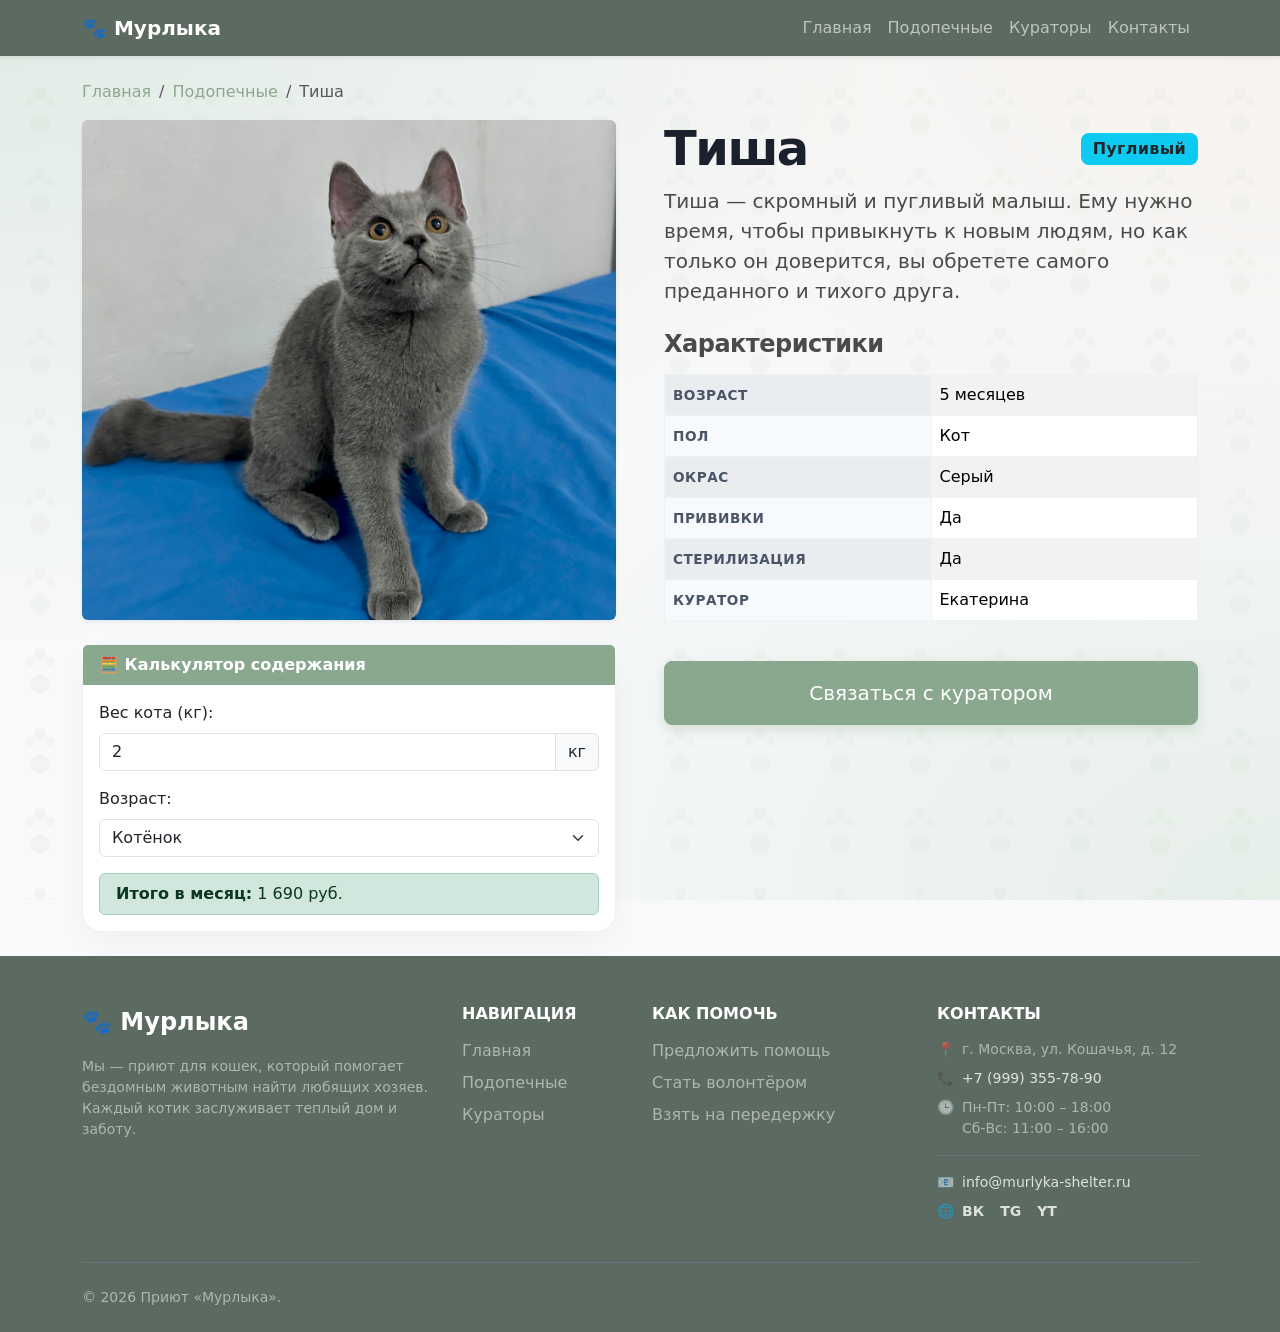
<file: product-tisha.html>
<!DOCTYPE html>
<html lang="ru">
<head>
  <meta charset="UTF-8">
  <meta name="viewport" content="width=device-width, initial-scale=1.0">
  <title>Тиша — Приют «Мурлыка»</title>
  <link rel="stylesheet" href="vendor/bootstrap/css/bootstrap.min.css">
  <link rel="stylesheet" href="css/custom.css">
</head>
<body class="bg-light d-flex flex-column min-vh-100">

  <nav class="navbar navbar-expand-lg navbar-dark bg-dark sticky-top shadow-sm">
    <div class="container">
      <a class="navbar-brand fw-bold" href="index.html">🐾 Мурлыка</a>
      <button class="navbar-toggler" type="button" data-bs-toggle="collapse" data-bs-target="#mainNavbar"><span class="navbar-toggler-icon"></span></button>
      <div class="collapse navbar-collapse" id="mainNavbar">
        <ul class="navbar-nav ms-auto mb-2 mb-lg-0">
          <li class="nav-item"><a class="nav-link" href="index.html">Главная</a></li>
          <li class="nav-item"><a class="nav-link" href="catalog.html">Подопечные</a></li>

          <li class="nav-item"><a class="nav-link" href="curators.html">Кураторы</a></li>
          <li class="nav-item"><a class="nav-link" href="contacts.html">Контакты</a></li>
        </ul>
      </div>
    </div>
  </nav>

  <main class="flex-grow-1">
    <div class="container my-4">
      <nav aria-label="breadcrumb">
        <ol class="breadcrumb">
          <li class="breadcrumb-item"><a href="index.html">Главная</a></li>
          <li class="breadcrumb-item"><a href="catalog.html">Подопечные</a></li>
          <li class="breadcrumb-item active">Тиша</li>
        </ol>
      </nav>

      <div class="row g-5">
        <div class="col-lg-6">
          <img src="images/cat-tisha.jpg" class="img-fluid rounded shadow-sm w-100 mb-4" alt="Кот Тиша" style="max-height: 500px; object-fit: cover;">
          
          <div class="card shadow-sm border-0">
            <div class="card-header bg-primary text-white fw-bold">🧮 Калькулятор содержания</div>
            <div class="card-body">
              <div class="mb-3">
                <label for="calcWeight" class="form-label">Вес кота (кг):</label>
                <div class="input-group">
                  <input type="number" class="form-control" id="calcWeight" value="2" min="0.5" step="0.5">
                  <span class="input-group-text">кг</span>
                </div>
              </div>
              <div class="mb-3">
                <label for="calcAge" class="form-label">Возраст:</label>
                <select class="form-select" id="calcAge">
                  <option value="kitten" selected>Котёнок</option>
                  <option value="adult">Взрослый</option>
                  <option value="senior">Пожилой</option>
                </select>
              </div>
              <div class="alert alert-success mb-0 py-2">
                <strong>Итого в месяц:</strong> <span id="calcResult">1500</span> руб.
              </div>
            </div>
          </div>
        </div>

        <div class="col-lg-6">
          <div class="d-flex justify-content-between align-items-center mb-2">
            <h1 class="display-5 fw-bold mb-0">Тиша</h1>
            <span class="badge bg-info text-dark fs-6">Пугливый</span>
          </div>
          <p class="lead mb-4">Тиша — скромный и пугливый малыш. Ему нужно время, чтобы привыкнуть к новым людям, но как только он доверится, вы обретете самого преданного и тихого друга.</p>
          
          <h3 class="h4 mb-3">Характеристики</h3>
          <div class="table-responsive mb-4">
            <table class="table table-striped table-bordered align-middle">
              <tbody>
                <tr><th class="w-50">Возраст</th><td>5 месяцев</td></tr>
                <tr><th>Пол</th><td>Кот</td></tr>
                <tr><th>Окрас</th><td>Серый</td></tr>
                <tr><th>Прививки</th><td>Да</td></tr>
                <tr><th>Стерилизация</th><td>Да</td></tr>
                <tr><th>Куратор</th><td>Екатерина</td></tr>
              </tbody>
            </table>
          </div>

          <div class="d-flex mb-5">
  <a href="order.html" class="btn btn-primary btn-lg w-100 shadow-sm py-3 fs-5">Связаться с куратором</a>
</div>
        </div>
      </div>
    </div>
  </main>

  <div class="modal fade" id="askCuratorModal" tabindex="-1" aria-hidden="true">
    <div class="modal-dialog modal-dialog-centered">
      <div class="modal-content">
        <div class="modal-header bg-primary text-white">
          <h5 class="modal-title">Вопрос куратору Екатерине (Тиша)</h5>
          <button type="button" class="btn-close btn-close-white" data-bs-dismiss="modal"></button>
        </div>
        <div class="modal-body">
          <form>
            <div class="mb-3">
              <label for="modalName" class="form-label">Имя</label>
              <input type="text" class="form-control" id="modalName" required>
            </div>
            <div class="mb-3">
              <label for="modalQuestion" class="form-label">Вопрос</label>
              <textarea class="form-control" id="modalQuestion" rows="3" required></textarea>
            </div>
          </form>
        </div>
        <div class="modal-footer">
          <button type="button" class="btn btn-secondary" data-bs-dismiss="modal">Закрыть</button>
          <button type="button" class="btn btn-primary">Отправить</button>
        </div>
      </div>
    </div>
  </div>

 <!-- Подвал -->
  <footer class="bg-dark text-white pt-5 pb-4 mt-auto">
    <div class="container">
      <div class="row g-4">
        
        <!-- Колонка 1: О приюте -->
        <div class="col-lg-4 col-md-6 mb-4 mb-lg-0">
          <a class="navbar-brand fw-bold text-white fs-4 mb-3 d-block text-decoration-none" href="index.html">🐾 Мурлыка</a>
          <p class="text-white-50 small mb-3">
            Мы — приют для кошек, который помогает бездомным животным найти любящих хозяев. 
            Каждый котик заслуживает теплый дом и заботу.
          </p>
        </div>

        <!-- Колонка 2: Навигация -->
        <div class="col-lg-2 col-md-6 mb-4 mb-lg-0">
          <h5 class="text-white mb-3 fs-6 text-uppercase fw-bold">Навигация</h5>
          <ul class="list-unstyled">
            <li class="mb-2"><a href="index.html" class="text-white-50 text-decoration-none hover-white">Главная</a></li>
            <li class="mb-2"><a href="catalog.html" class="text-white-50 text-decoration-none hover-white">Подопечные</a></li>
            <li class="mb-2"><a href="curators.html" class="text-white-50 text-decoration-none hover-white">Кураторы</a></li>
            <!-- Ссылку на Контакты убрали из этой колонки -->
          </ul>
        </div>

        <!-- Колонка 3: Как помочь -->
        <div class="col-lg-3 col-md-6 mb-4 mb-lg-0">
          <h5 class="text-white mb-3 fs-6 text-uppercase fw-bold">Как помочь</h5>
          <ul class="list-unstyled">
            <li class="mb-2"><a href="order.html" class="text-white-50 text-decoration-none hover-white">Предложить помощь</a></li>
            <li class="mb-2"><a href="order.html" class="text-white-50 text-decoration-none hover-white">Стать волонтёром</a></li>
            <li class="mb-2"><a href="order.html" class="text-white-50 text-decoration-none hover-white">Взять на передержку</a></li>
            <!-- Ссылку на FAQ убрали из этой колонки -->
          </ul>
        </div>

        <!-- Колонка 4: Контакты (Обновленная) -->
        <div class="col-lg-3 col-md-6 mb-4 mb-lg-0">
          <h5 class="text-white mb-3 fs-6 text-uppercase fw-bold">Контакты</h5>
           <ul class="list-unstyled text-white-50 small">
            <!-- Адрес -->
            <li class="mb-2 d-flex">
              <span class="me-2">📍</span>
              <span>г. Москва, ул. Кошачья, д. 12</span>
            </li>
            
            <!-- Телефон -->
            <li class="mb-2 d-flex">
              <span class="me-2">📞</span>
              <a href="tel:+71234567890" class="text-white-50 text-decoration-none hover-white">+7 (999) 355-78-90</a>
            </li>

            <!-- Время работы (теперь сразу после телефона) -->
            <li class="mb-3 d-flex">
              <span class="me-2">🕒</span>
              <span>Пн-Пт: 10:00 – 18:00<br>Сб-Вс: 11:00 – 16:00</span>
            </li>

            <!-- Почта (теперь ниже времени) -->
            <li class="mb-2 d-flex border-top border-secondary pt-3">
              <span class="me-2">📧</span>
              <a href="mailto:info@murlyka-shelter.ru" class="text-white-50 text-decoration-none hover-white">info@murlyka-shelter.ru</a>
            </li>

            <!-- Соцсети (под почтой) -->
            <li class="d-flex align-items-center">
              <span class="me-2">🌐</span>
              <div class="d-flex gap-3">
                <a href="#" class="text-white text-decoration-none hover-white fw-bold" aria-label="ВКонтакте">ВК</a>
                <a href="#" class="text-white text-decoration-none hover-white fw-bold" aria-label="Telegram">TG</a>
                <a href="#" class="text-white text-decoration-none hover-white fw-bold" aria-label="YouTube">YT</a>
              </div>
            </li>
          </ul>
        </div>

      </div>

      <!-- Нижняя полоса (Копирайт) -->
      <div class="border-top border-secondary mt-4 pt-4 text-center text-md-start">
        <div class="row align-items-center">
          <div class="col-md-6 mb-2 mb-md-0">
            <p class="text-white-50 small mb-0">&copy; 2026 Приют «Мурлыка».</p>
          </div>
          
        </div>
      </div>
    </div>
  </footer>

  <script src="vendor/bootstrap/js/bootstrap.bundle.min.js"></script>
  <script src="js/main.js"></script>
</body>
</html>
</file>
<file: css/custom.css>
/* ===============================
   Кастомные стили для Приюта
   =============================== */

/* Убираем стандартный отступ у sticky-фильтров, чтобы не наезжали на navbar */
.sticky-sidebar {
  position: sticky;
  top: 90px; /* Высота navbar + отступ */
  z-index: 10;
}

/* Стили для карточек кошек */
.cat-card {
  transition: transform 0.2s, box-shadow 0.2s;
}
.cat-card:hover {
  transform: translateY(-5px);
  box-shadow: 0 .5rem 1rem rgba(0,0,0,.15)!important;
}

/* Красивые звезды для рейтинга */
.stars {
  color: #ffc107; /* Bootstrap warning color */
  font-size: 1.2rem;
}

/* ===============================
   Кнопка "Наверх" (Кошачья лапка)
   =============================== */
.scroll-top {
  position: fixed;
  right: 24px;
  bottom: 24px;
  z-index: 1050;
  display: inline-flex;
  align-items: center;
  justify-content: center;
  width: 55px;
  height: 55px;
  background-color: #8aa88e !important; /* Шалфейный зеленый */
  color: #ffffff; /* Белая лапка (SVG берет цвет отсюда) */
  text-decoration: none;
  border-radius: 50%;
  border: none;
  box-shadow: 0 4px 12px rgba(138, 168, 142, 0.4);
  
  opacity: 0;
  visibility: hidden;
  transition: all 0.3s ease;
}

/* Ушки (в цвет кнопки) */
.scroll-top::before,
.scroll-top::after {
  content: "";
  position: absolute;
  top: -14px; 
  width: 0;
  height: 0;
  border-left: 10px solid transparent;
  border-right: 10px solid transparent;
  border-bottom: 20px solid #8aa88e; /* Шалфейные ушки */
  transition: all 0.3s ease;
  z-index: -1;
}

.scroll-top::before {
  left: 4px;
  transform: rotate(-20deg);
}

.scroll-top::after {
  right: 4px;
  transform: rotate(20deg);
}

/* Появление */
.scroll-top--visible {
  opacity: 1;
  visibility: visible;
}

/* Наведение (становится темно-зеленым) */
.scroll-top:hover {
  background-color: #759a7a !important; 
  transform: translateY(-5px);
  box-shadow: 0 6px 15px rgba(117, 154, 122, 0.6);
}

.scroll-top:hover::before,
.scroll-top:hover::after {
  border-bottom-color: #759a7a; 
}

/* ===============================
   Стили для каталога (Фильтры)
   =============================== */
.catalog-filters {
  /* sticky-top от Bootstrap делает фильтры прилипающими, 
     мы лишь задаем позицию, чтобы они не перекрывались шапкой */
  top: 90px; 
  z-index: 10;
}

/* Немного стилизуем скроллбар внутри фильтров, если он появится */
.catalog-filters::-webkit-scrollbar {
  width: 6px;
}
.catalog-filters::-webkit-scrollbar-thumb {
  background-color: #ccc;
  border-radius: 4px;
}

/* Делаем картинки-заглушки для котиков аккуратнее */
.cat-img-placeholder {
  height: 220px;
  background-color: #e9ecef;
  display: flex;
  align-items: center;
  justify-content: center;
  border-radius: 0.375rem 0.375rem 0 0;
}

/* ===============================
   Страница кошки (product)
   =============================== */
.cat-main-img {
  background-color: #e9ecef;
  min-height: 400px;
  display: flex;
  align-items: center;
  justify-content: center;
  border-radius: 0.5rem;
  font-size: 1.5rem;
  color: #6c757d;
}

/* Рейтинг звезд */
.rating-stars {
  color: #ffc107;
  font-size: 1.5rem;
  letter-spacing: 2px;
}

/* Карточки отзывов */
.review-card {
  border-left: 4px solid #0d6efd; /* Primary Bootstrap color */
  background-color: #fff;
}

/* ===============================
   Стили для карусели
   =============================== */
.carousel-item {
  height: 450px; 
  background-size: cover;
  background-position: center;
  position: relative;
}

/* Затемнение фона */
.carousel-item::before {
  content: "";
  position: absolute;
  top: 0; left: 0; right: 0; bottom: 0;
  background: rgba(0, 0, 0, 0.5); /* Полупрозрачный черный */
  z-index: 1;
}

.carousel-caption {
  z-index: 2;
  bottom: 50%; 
  transform: translateY(50%); 
  text-shadow: 2px 2px 4px rgba(0,0,0,0.9); /* Тень для текста */
}

/* На телефонах */
@media (max-width: 768px) {
  .carousel-item { height: 350px; }
  .carousel-caption h3 { font-size: 1.5rem; }
}

/* ===============================
   ГЛОБАЛЬНЫЙ РЕБРЕНДИНГ (WOW-ЭФФЕКТ)
   =============================== */

/* 1. Меняем стандартный шрифт на современный (как в крупных сервисах) */
body {
  font-family: 'Inter', 'Segoe UI', system-ui, -apple-system, sans-serif;
  background-color: #fcfcfc !important; /* Чуть теплый белый, не режет глаз */
  color: #2d3748; /* Темно-серый вместо черного, выглядит мягче */
  font-size: 16px;
}

/* 2. Делаем заголовки крупнее и жирнее (эффект редакционного дизайна) */
h1, .display-5 { 
  font-weight: 800 !important; 
  letter-spacing: -1.5px; 
  color: #1a202c;
}
h2, h3 { 
  font-weight: 700 !important; 
  letter-spacing: -0.5px; 
}

/* 3. МЕНЯЕМ ФИРМЕННЫЙ ЦВЕТ (с синего на глубокий индиго) */
:root {
  --bs-primary: #4f46e5;
  --bs-primary-rgb: 79, 70, 229;
}

/* ===============================
   МЯГКАЯ ПАЛИТРА (Шалфейный зеленый)
   =============================== */

.btn-primary {
  background-color: #8aa88e !important; /* Мягкий шалфейный */
  border-color: #8aa88e !important;
  color: #ffffff !important;
  box-shadow: 0 4px 12px rgba(138, 168, 142, 0.3) !important;
  transition: all 0.3s ease;
}

.btn-primary:hover {
  background-color: #759a7a !important; /* Чуть темнее при наведении */
  border-color: #759a7a !important;
  transform: translateY(-2px);
}

/* Контурные кнопки */
.btn-outline-primary {
  color: #759a7a !important;
  border-color: #8aa88e !important;
}

.btn-outline-primary:hover {
  background-color: #8aa88e !important;
  color: #ffffff !important;
}

.bg-dark, .navbar-dark {
  background-color: #5c6b61 !important; /* Теплый серо-зеленый */
}

/* 4. Делаем карточки котиков "премиальными" */
.card {
  border: 1px solid #edf2f7 !important;
  border-radius: 20px !important; /* Сильное скругление */
  background: #ffffff;
  box-shadow: 0 10px 30px -5px rgba(0, 0, 0, 0.05) !important;
  transition: all 0.3s cubic-bezier(0.4, 0, 0.2, 1);
}

.card:hover {
  transform: translateY(-8px);
  box-shadow: 0 20px 40px -5px rgba(0, 0, 0, 0.08) !important;
  border-color: #cbd5e0 !important;
}

/* 5. Красивые бейджи (Срочно, Здоров и т.д.) */
.badge {
  padding: 8px 12px !important;
  border-radius: 8px !important;
  font-weight: 600;
  letter-spacing: 0.3px;
}

/* 6. Красивая таблица характеристик */
.table-bordered {
  border-color: #edf2f7;
}
.table th {
  background-color: #f7fafc;
  color: #4a5568;
  text-transform: uppercase;
  font-size: 0.85rem;
  letter-spacing: 0.5px;
}

/* ===============================
   ФОН С ЛАПКАМИ (Кошачья тематика)
   =============================== */

 body {
  font-family: 'Inter', 'Segoe UI', system-ui, -apple-system, sans-serif;
  color: #4a4a4a; /* Мягкий темно-серый вместо черного */
  font-size: 16px;
  min-height: 100vh;
  background-attachment: fixed;

  /* Теплый кремовый фон с едва заметными лапками */
  background-color: #fcfaf8;
  background-image: 
    url("data:image/svg+xml,%3Csvg width='80' height='80' viewBox='0 0 80 80' xmlns='http://www.w3.org/2000/svg'%3E%3Cg fill='%238aa88e' fill-opacity='0.05'%3E%3Cpath d='M40 20a6 6 0 1 0 0-12 6 6 0 0 0 0 12zm-10 6a4 4 0 1 0 0-8 4 4 0 0 0 0 8zm20 0a4 4 0 1 0 0-8 4 4 0 0 0 0 8zm-10 8a10 10 0 0 1 10 10c0 5.5-4.5 10-10 10s-10-4.5-10-10a10 10 0 0 1 10-10z'/%3E%3C/g%3E%3C/svg%3E"),
    radial-gradient(at 0% 0%, hsla(140, 20%, 90%, 1) 0px, transparent 50%),
    radial-gradient(at 100% 0%, hsla(30, 30%, 95%, 1) 0px, transparent 50%),
    radial-gradient(at 100% 100%, hsla(140, 20%, 92%, 1) 0px, transparent 50%);
}

/* Градиентный фон для Hero-блока на главной */
.hero-section {
  background: linear-gradient(135deg, #fdfbfb 0%, #ebedee 100%);
  border-radius: 30px;
  padding: 3rem 2rem;
  margin-top: 2rem;
  box-shadow: inset 0 0 0 1px rgba(255,255,255,0.5);
}

/* ===============================
   Элегантный разделитель с лапками
   =============================== */
.cat-divider {
  display: flex;
  align-items: center;
  justify-content: center;
  margin: 3rem 0;
  color: #cbd5e0; /* Светло-серый цвет */
}

/* Линии по бокам */
.cat-divider::before,
.cat-divider::after {
  content: "";
  flex: 1;
  border-bottom: 2px dashed #e2e8f0; /* Пунктирная линия */
}

/* Лапки по центру (используем эмодзи, но стилизуем его) */
.cat-divider span {
  padding: 0 20px;
  font-size: 24px;
  letter-spacing: 10px; /* Расстояние между лапками */
  opacity: 0.6;
  filter: grayscale(100%); /* Делаем лапки серыми, чтобы не отвлекали */
}



/* Обычная стрелка для всего сайта */
body {
  cursor: auto;
}

a, button, .btn, .nav-link, .dropdown-item, .page-link {
  cursor: url("data:image/svg+xml;utf8,<svg xmlns='http://www.w3.org/2000/svg' width='24' height='24' viewBox='0 0 32 32'><path d='M16 28c-4 0-8-2-8-6 0-2 2-4 4-4 1 0 2 1 3 1s2-1 3-1c2 0 4 2 4 4 0 4-4 6-8 6zM8 14c-1.5 0-3-1.5-3-3s1.5-3 3-3 3 1.5 3 3-1.5 3-3 3zm16 0c-1.5 0-3-1.5-3-3s1.5-3 3-3 3 1.5 3 3-1.5 3-3 3zm-8-4c-1.5 0-3-1.5-3-3s1.5-3 3-3 3 1.5 3 3-1.5 3-3 3z' fill='black'/></svg>") 2 2, pointer !important;
}

/* ===============================
   Шапка калькулятора в цвет сайта
   =============================== */
.card-header.bg-primary {
  background-color: #8aa88e !important; /* Шалфейный цвет */
  color: white !important;
  border-bottom: none; /* Убираем стандартную рамку, если есть */
}

/* ===============================
   ФИНАЛЬНАЯ ЦВЕТОКОРРЕКЦИЯ (Убираем синий)
   =============================== */

/* 1. Перекрашиваем радиокнопки и чекбоксы (кружки в фильтрах) */
.form-check-input:checked {
  background-color: #8aa88e !important; /* Наш шалфейный */
  border-color: #8aa88e !important;
}
/* Эффект фокуса (когда нажимаем) */
.form-check-input:focus {
  border-color: #8aa88e !important;
  box-shadow: 0 0 0 0.25rem rgba(138, 168, 142, 0.25) !important;
}

/* 2. Хлебные крошки (Главная / Каталог) */
.breadcrumb-item a {
  color: #8aa88e !important; /* Зеленая ссылка */
  text-decoration: none;
}
.breadcrumb-item a:hover {
  color: #759a7a !important; /* Темнеет при наведении */
  text-decoration: underline;
}

/* 3. Выпадающий список (Возраст) */
.form-select:focus {
  border-color: #8aa88e !important;
  box-shadow: 0 0 0 0.25rem rgba(138, 168, 142, 0.25) !important;
}

/* 4. Кнопка "Сбросить фильтры" (если она была синей) */
.btn-outline-secondary {
  color: #6c757d !important;
  border-color: #ced4da !important;
}
.btn-outline-secondary:hover {
  background-color: #8aa88e !important;
  border-color: #8aa88e !important;
  color: white !important;
}

/* ===============================
   Аккордеон в цвет сайта
   =============================== */

/* Фон открытого (активного) пункта */
.accordion-button:not(.collapsed) {
  background-color: #8aa88e !important; /* Шалфейный цвет */
  color: #ffffff !important; /* Белый текст */
  box-shadow: none !important; 
}

/* Иконка стрелочки внутри открытого пункта (белая) */
.accordion-button:not(.collapsed)::after {
  filter: brightness(0) invert(1); 
}

/* Убираем синюю рамку при клике */
.accordion-button:focus {
  border-color: #8aa88e !important;
  box-shadow: 0 0 0 0.25rem rgba(138, 168, 142, 0.25) !important;
}

/* Наведение ТОЛЬКО на закрытые пункты */
.accordion-button.collapsed:hover {
  background-color: #f4f8f4 !important; 
  color: #333 !important;
}

/* А если открытый пункт навести — оставляем зеленым (текст белым) */
.accordion-button:not(.collapsed):hover {
  background-color: #8aa88e !important;
  color: #ffffff !important;
}



/* ===============================
   Эффект наведения в навигации (Navbar)
   =============================== */

/* Базовый цвет текста в меню */
.navbar-dark .navbar-nav .nav-link {
  color: rgba(255, 255, 255, 0.6) !important; /* Полупрозрачный белый */
  transition: color 0.3s ease;
  text-decoration: none;
}

/* При наведении: чистый белый + подчеркивание */
.navbar-dark .navbar-nav .nav-link:hover {
  color: #ffffff !important;
  text-decoration: underline !important;
  text-underline-offset: 6px; /* Делаем отступ подчеркивания от текста, чтобы было красивее */
  text-decoration-thickness: 2px; /* Делаем линию чуть толще */
}

/* Активный пункт меню (на котором мы находимся) */
.navbar-dark .navbar-nav .nav-link.active {
  color: #ffffff !important;
  font-weight: 600;
  /* Для активной ссылки можно оставить подчеркивание всегда */
  text-decoration: underline !important;
  text-underline-offset: 6px;
  text-decoration-thickness: 2px;
}



/* ===============================
   Эффект наведения в футере (Белый + Подчеркивание)
   =============================== */

/* Плавный переход цвета */
footer a {
  transition: color 0.3s ease;
  color: rgba(255, 255, 255, 0.5) !important; /* Полупрозрачный белый по умолчанию */
  text-decoration: none; /* Убираем стандартное подчеркивание в спокойном состоянии */
}

/* При наведении: белый + подчеркивание */
footer a:hover {
  color: #ffffff !important; /* Чистый белый */
  text-decoration: underline !important; /* Подчеркиваем */
}

/* Для ссылок соцсетей (ВК, TG, YT) - зеленый цвет при наведении */
footer .d-flex a {
  color: rgba(255, 255, 255, 0.8) !important;
}
footer .d-flex a:hover {
  color: #8aa88e !important; /* Шалфейный */
  text-decoration: none !important; /* Иконки не подчеркиваем, чтобы не было мешанины */
}
</file>
